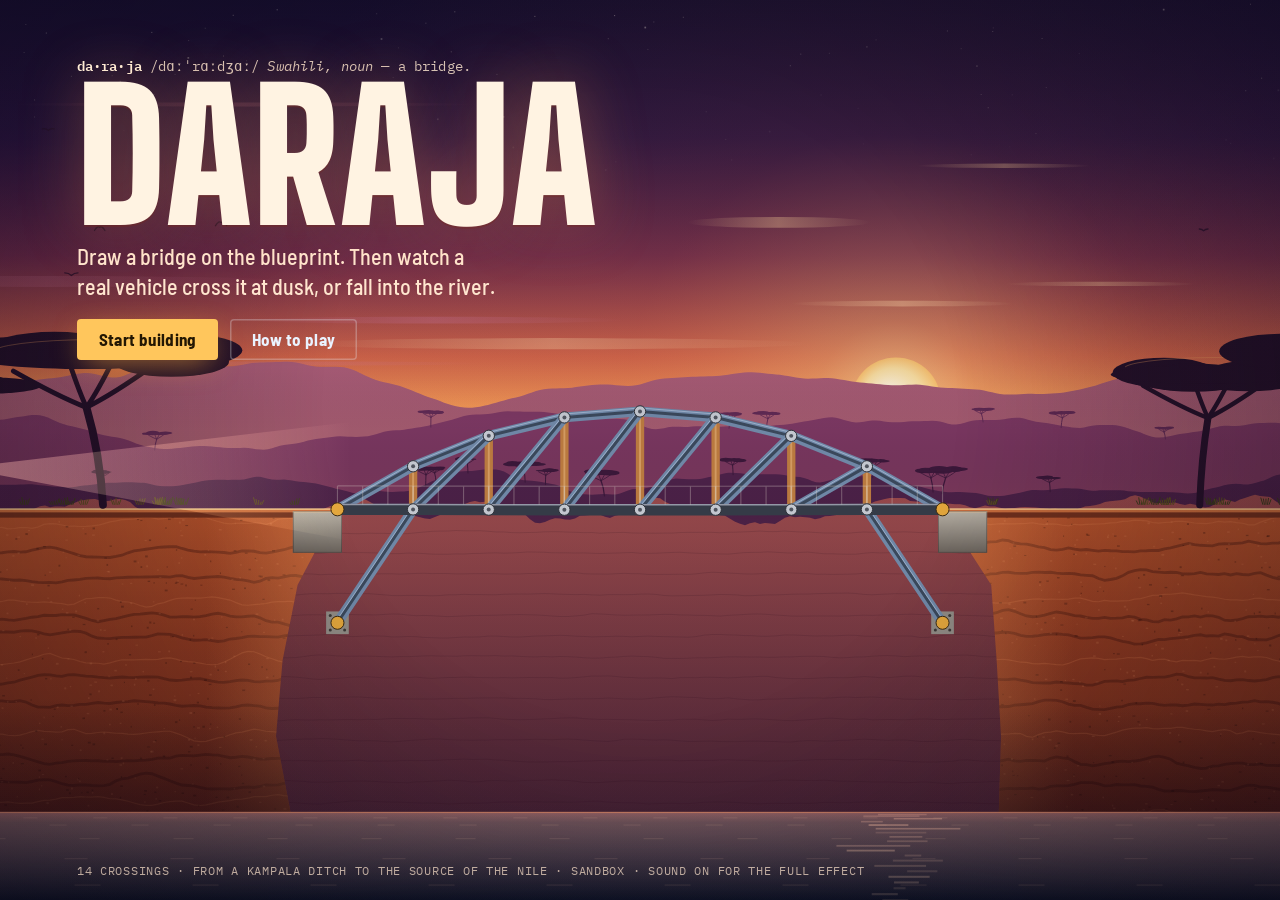
<file: index.html>
<!doctype html>
<html lang="en">
<head>
<meta charset="utf-8">
<meta name="viewport" content="width=device-width, initial-scale=1, viewport-fit=cover">
<title>Daraja</title>
<meta name="description" content="Daraja: build bridges across Uganda's rivers and gorges, then send the traffic over.">
<link rel="preconnect" href="https://fonts.googleapis.com">
<link rel="preconnect" href="https://fonts.gstatic.com" crossorigin>
<link rel="stylesheet" href="https://fonts.googleapis.com/css2?family=Big+Shoulders+Display:wght@500;700;900&family=Barlow+Semi+Condensed:wght@400;500;600;700&family=IBM+Plex+Mono:wght@400;500;600&display=swap">
<style>
/* Two committed looks: an engineering blueprint for building,
   and a golden-hour Ugandan gorge for testing. Result sheets are drawing paper. */
:root {
  --paper: #0d2a4d;        /* blueprint ground */
  --paper-deep: #081d38;
  --ink: #eaf3ff;          /* blueprint linework */
  --ink-dim: rgba(234, 243, 255, 0.62);
  --ink-faint: rgba(234, 243, 255, 0.28);
  --amber: #ffc65c;        /* anchors, primary action */
  --ember: #ff6a3d;        /* failure, stress */
  --dusk: #1b1230;         /* live-mode panels */
  --sheet: #f4efe4;        /* drawing paper */
  --sheet-ink: #1d2433;
  --stamp-ok: #1f7a4d;
  --stamp-bad: #c8322b;
  --f-display: "Big Shoulders Display", "Arial Narrow", "Roboto Condensed", Impact, sans-serif;
  --f-body: "Barlow Semi Condensed", "Segoe UI", "Helvetica Neue", Arial, sans-serif;
  --f-mono: "IBM Plex Mono", ui-monospace, "Cascadia Mono", Consolas, monospace;
  color-scheme: dark;
}
* { box-sizing: border-box; }
html, body { height: 100%; margin: 0; }
body {
  background: var(--paper); color: var(--ink);
  font: 500 15px/1.4 var(--f-body);
  overflow: hidden; -webkit-font-smoothing: antialiased;
  user-select: none; -webkit-user-select: none;
}
[hidden] { display: none !important; }
#world { position: fixed; inset: 0; width: 100%; height: 100%; display: block; touch-action: none; }
button { font: inherit; color: inherit; }
button:focus-visible { outline: 2px solid var(--amber); outline-offset: 2px; }
.num { font-variant-numeric: tabular-nums; }

/* ---------- buttons ---------- */
.btn {
  border: 0; cursor: pointer; border-radius: 4px;
  padding: 12px 22px; font: 700 17px/1 var(--f-body); letter-spacing: 0.02em;
  transition: transform .12s ease, background-color .15s ease, box-shadow .15s ease;
}
.btn:active { transform: translateY(1px); }
.btn-primary { background: var(--amber); color: #231703; box-shadow: 0 8px 30px -8px rgba(255, 170, 60, .7); }
.btn-primary:hover { background: #ffd47f; }
.btn-ghost { background: transparent; color: var(--ink); box-shadow: inset 0 0 0 1.5px var(--ink-faint); }
.btn-ghost:hover { box-shadow: inset 0 0 0 1.5px var(--ink); }
.btn-small { padding: 8px 12px; font-size: 15px; }
.btn-ink { background: var(--sheet-ink); color: var(--sheet); }
.btn-ink:hover { background: #2d3850; }
.btn-ink-ghost { background: transparent; color: var(--sheet-ink); box-shadow: inset 0 0 0 1.5px rgba(29, 36, 51, .35); }
.btn-ink-ghost:hover { box-shadow: inset 0 0 0 1.5px var(--sheet-ink); }
.icon-btn {
  width: 36px; height: 36px; border-radius: 4px; border: 0; cursor: pointer; flex: none;
  background: transparent; box-shadow: inset 0 0 0 1px var(--ink-faint);
  font: 600 18px/1 var(--f-mono);
}
.icon-btn:hover { box-shadow: inset 0 0 0 1px var(--ink); }
.icon-btn.off { opacity: .45; text-decoration: line-through; }

/* ---------- title ---------- */
.overlay { position: fixed; inset: 0; }
#title {
  display: flex; flex-direction: column; justify-content: space-between;
  padding: clamp(24px, 6vh, 72px) clamp(16px, 6vw, 96px) 20px;
  pointer-events: none;
  background: linear-gradient(180deg, rgba(20, 12, 40, .55) 0%, rgba(20, 12, 40, 0) 48%);
}
#title .title-inner { max-width: 760px; pointer-events: auto; }
.dict { margin: 0 0 6px; font: 400 14px/1.5 var(--f-mono); color: rgba(255, 236, 214, .82); letter-spacing: .01em; }
.dict-word { font-weight: 600; color: #fff1dc; }
.dict-pos { font-style: italic; }
#title h1 {
  margin: 0; font: 900 clamp(76px, min(14vw, 24vh), 210px)/.82 var(--f-display);
  text-transform: uppercase; letter-spacing: .01em; color: #fff3e2;
  text-shadow: 0 2px 0 rgba(120, 40, 30, .35), 0 0 60px rgba(255, 150, 80, .35);
  animation: rise .9s cubic-bezier(.2, .8, .2, 1) both;
}
.tagline { margin: 12px 0 18px; max-width: 46ch; font: 500 clamp(18px, 2.2vw, 22px)/1.35 var(--f-body); color: #ffe6cf; text-wrap: balance; }
.title-actions { display: flex; gap: 12px; flex-wrap: wrap; }
.title-foot { margin: 0; font: 400 12px/1.4 var(--f-mono); color: rgba(255, 230, 205, .7); letter-spacing: .06em; text-transform: uppercase; pointer-events: none; }
@keyframes rise { from { opacity: 0; transform: translateY(18px); letter-spacing: .08em; } }

/* ---------- level register (blueprint paper) ---------- */
#levels {
  overflow-y: auto; padding: clamp(18px, 4vh, 44px) clamp(16px, 5vw, 64px) 40px;
  background:
    linear-gradient(rgba(160, 205, 255, .07) 1px, transparent 1px) 0 0 / 24px 24px,
    linear-gradient(90deg, rgba(160, 205, 255, .07) 1px, transparent 1px) 0 0 / 24px 24px,
    radial-gradient(ellipse at 50% 30%, #15396a, var(--paper-deep) 75%);
}
.levels-head { display: flex; align-items: flex-end; gap: 20px; flex-wrap: wrap; margin: 0 auto 26px; max-width: 1180px; }
.levels-head > div { flex: 1; min-width: 220px; }
.eyebrow { margin: 0 0 4px; font: 500 12px/1.3 var(--f-mono); letter-spacing: .12em; text-transform: uppercase; color: var(--ink-dim); }
#levels h2 { margin: 0; font: 700 clamp(40px, 6vw, 64px)/.95 var(--f-display); text-transform: uppercase; letter-spacing: .01em; text-wrap: balance; }
.levels-sum { margin: 0; font: 500 13px/1.4 var(--f-mono); color: var(--ink-dim); }
.level-grid { max-width: 1180px; margin: 0 auto; }
.level-grid-inner { display: grid; grid-template-columns: repeat(auto-fill, minmax(260px, 1fr)); gap: 18px; }
.lvl {
  position: relative; text-align: left; cursor: pointer; padding: 0; border: 0;
  background: rgba(8, 26, 52, .7); box-shadow: inset 0 0 0 1px rgba(160, 205, 255, .3);
  border-radius: 3px; overflow: hidden; display: flex; flex-direction: column;
  transition: transform .15s ease, box-shadow .15s ease;
}
.lvl:hover:not(:disabled) { transform: translateY(-3px); box-shadow: inset 0 0 0 1.5px var(--amber), 0 18px 40px -20px rgba(0, 0, 0, .8); }
.lvl:disabled { cursor: not-allowed; }
.lvl:disabled .lvl-thumb, .lvl:disabled .lvl-meta { opacity: .38; }
.lvl-thumb { display: block; width: 100%; aspect-ratio: 16 / 9; border-bottom: 1px solid rgba(160, 205, 255, .3); }
.lvl-meta { display: grid; grid-template-columns: auto 1fr; border-top: 0; }
.lvl-meta > div { padding: 8px 10px; border-right: 1px solid rgba(160, 205, 255, .22); border-bottom: 1px solid rgba(160, 205, 255, .22); min-width: 0; }
.lvl-meta > div:nth-child(2n) { border-right: 0; }
.lvl-meta .k { display: block; font: 500 10px/1.2 var(--f-mono); letter-spacing: .1em; text-transform: uppercase; color: var(--ink-dim); }
.lvl-meta .v { display: block; font: 600 16px/1.2 var(--f-body); white-space: nowrap; overflow: hidden; text-overflow: ellipsis; }
.lvl-meta .v.code { font: 600 15px/1.2 var(--f-mono); }
.lvl-meta .full { grid-column: 1 / -1; border-right: 0; display: flex; justify-content: space-between; align-items: center; gap: 10px; border-bottom: 0; }
.lvl-stars { font-size: 17px; letter-spacing: 2px; color: var(--amber); }
.lvl-stars .e { color: rgba(234, 243, 255, .22); }
.lvl-stamp {
  position: absolute; top: 14px; right: 12px; transform: rotate(-8deg);
  font: 700 15px/1 var(--f-display); letter-spacing: .14em; text-transform: uppercase;
  padding: 5px 8px; border: 2px solid currentColor; border-radius: 3px; color: #7ff0b8; background: rgba(8, 26, 52, .55);
}
.lvl-stamp.pending { color: var(--ink-dim); }
.lvl-stamp.locked { color: rgba(234, 243, 255, .5); }

/* ---------- HUD ---------- */
#hud {
  position: fixed; top: 0; left: 0; right: 0; z-index: 5;
  display: flex; align-items: flex-start; justify-content: space-between; gap: 10px;
  padding: calc(10px + env(safe-area-inset-top, 0px)) 12px 0; pointer-events: none;
}
#hud > * { pointer-events: auto; }
.panel {
  background: rgba(8, 28, 56, .72); box-shadow: inset 0 0 0 1px rgba(160, 205, 255, .35);
  border-radius: 4px; backdrop-filter: blur(6px); -webkit-backdrop-filter: blur(6px);
}
.hud-left { display: flex; align-items: stretch; gap: 0; min-width: 0; }
.hud-left .icon-btn { height: auto; width: 40px; border-radius: 4px 0 0 4px; box-shadow: none; border-right: 1px solid rgba(160, 205, 255, .3); font-size: 22px; }
.tb { display: flex; min-width: 0; }
.tb-cell { display: flex; flex-direction: column; justify-content: center; padding: 6px 12px; border-right: 1px solid rgba(160, 205, 255, .25); min-width: 0; }
.tb-cell:last-child { border-right: 0; }
.tb-k { font: 500 10px/1.2 var(--f-mono); letter-spacing: .12em; text-transform: uppercase; color: var(--ink-dim); white-space: nowrap; }
.tb-code span:last-child { font: 600 15px/1.3 var(--f-mono); }
.tb-name span:last-child { font: 700 22px/1.05 var(--f-display); text-transform: uppercase; letter-spacing: .02em; white-space: nowrap; overflow: hidden; text-overflow: ellipsis; }
.tb-veh span:last-child { font: 600 15px/1.3 var(--f-body); white-space: nowrap; }
.hud-mode {
  align-self: center; font: 600 11px/1 var(--f-mono); letter-spacing: .3em; text-transform: uppercase;
  color: var(--ink-dim); padding: 6px 10px; border: 1px dashed var(--ink-faint); border-radius: 3px;
}
.hud-right { display: flex; align-items: center; gap: 10px; padding: 6px 8px 6px 12px; }
.budget { min-width: 190px; }
.budget-row { display: flex; align-items: baseline; gap: 8px; }
#hud-cost { font: 700 20px/1.1 var(--f-display); letter-spacing: .02em; }
.budget-of { font: 500 12px/1 var(--f-mono); color: var(--ink-dim); margin-left: auto; white-space: nowrap; }
.budget-bar { position: relative; height: 5px; margin-top: 5px; background: rgba(160, 205, 255, .18); border-radius: 3px; }
.budget-bar i { position: absolute; left: 0; top: 0; bottom: 0; width: 0; background: var(--amber); border-radius: 3px; transition: width .2s ease, background-color .2s; }
.budget-bar i.over { background: var(--ember); }
.budget-bar b { position: absolute; top: -3px; bottom: -3px; width: 1px; background: var(--ink-dim); }
.live-stats { display: none; gap: 14px; }
.live-stats > div { display: flex; flex-direction: column; }
.live-stats .num { font: 700 18px/1.1 var(--f-display); letter-spacing: .03em; }

/* ---------- toolbar ---------- */
#toolbar {
  position: fixed; left: 50%; bottom: calc(12px + env(safe-area-inset-bottom, 0px)); transform: translateX(-50%);
  z-index: 5; max-width: calc(100% - 24px); overflow-x: auto; padding: 6px;
  scrollbar-width: thin;
}
.tb-group { display: flex; align-items: stretch; gap: 4px; }
.tools-mat { display: flex; gap: 4px; }
.sep { width: 1px; background: rgba(160, 205, 255, .25); margin: 4px 4px; flex: none; }
.tool {
  position: relative; flex: none; display: flex; flex-direction: column; align-items: flex-start; justify-content: center; gap: 2px;
  min-width: 96px; padding: 7px 10px 7px; border: 0; border-radius: 3px; cursor: pointer; background: transparent; text-align: left;
  box-shadow: inset 0 0 0 1px transparent; transition: background-color .12s, box-shadow .12s;
}
.tool:hover { background: rgba(160, 205, 255, .08); }
.tool[aria-pressed="true"] { background: rgba(255, 198, 92, .12); box-shadow: inset 0 0 0 1.5px var(--amber); }
.tool:disabled { opacity: .35; cursor: default; }
.tool-sm { min-width: 0; }
.tool .sw { display: block; width: 100%; height: 7px; margin-bottom: 4px; border-radius: 1px; }
.tool .tool-name { font: 700 15px/1.1 var(--f-body); white-space: nowrap; }
.tool .k { font: 400 10.5px/1.2 var(--f-mono); color: var(--ink-dim); white-space: nowrap; }
.tool .hot { position: absolute; top: 6px; right: 7px; font: 600 10px/1 var(--f-mono); color: var(--ink-dim); }
.sw-road { background: linear-gradient(#eaf3ff, #eaf3ff) top / 100% 1.5px no-repeat, linear-gradient(#eaf3ff, #eaf3ff) bottom / 100% 1.5px no-repeat, rgba(234, 243, 255, .16); }
.sw-wood { background: #ffd79c; height: 3px !important; margin: 2px 0 6px !important; }
.sw-steel { background: #8fe3ff; box-shadow: inset 0 -2px 0 rgba(8, 28, 56, .7); }
.sw-cable { background: repeating-linear-gradient(90deg, #cdbbff 0 6px, transparent 6px 10px); height: 2px !important; margin: 3px 0 6px !important; }
.btn-go {
  flex: none; display: flex; flex-direction: column; align-items: center; justify-content: center; gap: 2px;
  min-width: 104px; padding: 8px 18px; background: var(--amber); color: #231703; border-radius: 3px;
  font: 900 24px/1 var(--f-display); text-transform: uppercase; letter-spacing: .06em;
}
.btn-go small { font: 500 10px/1 var(--f-mono); letter-spacing: .1em; opacity: .75; }
.btn-go:hover { background: #ffd47f; }
.legend { display: flex; align-items: center; padding: 0 10px; font: 500 11px/1 var(--f-mono); color: var(--ink-dim); gap: 8px; white-space: nowrap; }
.legend em { font-style: normal; }
.lg-heat, .lg-force { display: flex; align-items: center; gap: 6px; }
.lg-heat i { display: block; width: 70px; height: 6px; border-radius: 3px; background: linear-gradient(90deg, #8a8f99, #ffb347 55%, #ff3d1f); order: 1; }
.lg-heat em:nth-of-type(1) { order: 0; } .lg-heat em:nth-of-type(2) { display: none; } .lg-heat em:nth-of-type(3) { order: 2; }
.lg-force i { display: block; width: 18px; height: 4px; border-radius: 2px; }
.lg-force i.t { background: #ff5a4f; } .lg-force i.c { background: #4fa8ff; margin-left: 6px; }
.legend .lg-force { display: none; }
.legend.forces .lg-heat { display: none; }
.legend.forces .lg-force { display: flex; }

/* live mode: warm glass instead of blueprint panels */
body.live .panel { background: rgba(28, 16, 38, .62); box-shadow: inset 0 0 0 1px rgba(255, 200, 150, .22); }
body.live .tb-cell, body.live .hud-left .icon-btn { border-color: rgba(255, 200, 150, .18); }
body.live .hud-mode { color: #ffd9b0; border-color: rgba(255, 200, 150, .4); border-style: solid; background: rgba(28, 16, 38, .62); backdrop-filter: blur(6px); -webkit-backdrop-filter: blur(6px); }
body.live .hud-mode::before { content: ""; display: inline-block; width: 7px; height: 7px; border-radius: 50%; background: var(--ember); margin-right: 8px; vertical-align: 1px; animation: blink 1.2s infinite; }
body.live .live-stats { display: flex; }
body.live .budget { display: none; }
body.live .tool[aria-pressed="true"] { background: rgba(255, 180, 110, .14); box-shadow: inset 0 0 0 1.5px #ffb46e; }
@keyframes blink { 50% { opacity: .25; } }

/* ---------- result + help sheets ---------- */
.overlay-card { position: fixed; inset: 0; z-index: 10; display: grid; place-items: center; padding: 16px; background: rgba(12, 8, 24, .35); animation: fade .3s ease both; }
@keyframes fade { from { opacity: 0; } }
.sheet {
  position: relative; width: min(460px, 100%); max-height: calc(100% - 16px); overflow-y: auto;
  background: var(--sheet); color: var(--sheet-ink); border-radius: 3px; padding: 26px 26px 22px;
  box-shadow: 0 30px 80px -20px rgba(0, 0, 0, .7), inset 0 0 0 1px rgba(29, 36, 51, .12);
  background-image: linear-gradient(rgba(29, 36, 51, .045) 1px, transparent 1px), linear-gradient(90deg, rgba(29, 36, 51, .045) 1px, transparent 1px);
  background-size: 18px 18px;
  animation: sheetIn .45s cubic-bezier(.2, .9, .25, 1.1) both;
}
@keyframes sheetIn { from { transform: translateY(24px) rotate(-1.2deg); opacity: 0; } }
.sheet .eyebrow { color: rgba(29, 36, 51, .6); }
.sheet h3 { margin: 2px 0 6px; font: 900 56px/.9 var(--f-display); text-transform: uppercase; letter-spacing: .01em; }
.res-line { margin: 0 0 12px; font: 500 17px/1.35 var(--f-body); color: rgba(29, 36, 51, .8); max-width: 34ch; }
.res-row { display: flex; align-items: center; justify-content: space-between; gap: 12px; margin: 4px 0 14px; }
.res-row .stars { margin: 0; }
.stamp {
  position: relative; margin-right: 6px; transform: rotate(-7deg) scale(1);
  font: 900 22px/1 var(--f-display); letter-spacing: .16em; text-transform: uppercase;
  padding: 7px 10px 6px; border: 3px solid currentColor; border-radius: 4px; color: var(--stamp-ok);
  mix-blend-mode: multiply; opacity: .9; animation: stamp .5s .25s cubic-bezier(.3, 1.6, .5, 1) both;
}
.stamp.bad { color: var(--stamp-bad); }
.stamp.warn { color: #b7791f; }
@keyframes stamp { from { transform: rotate(-7deg) scale(2.2); opacity: 0; } }
.stars { display: flex; gap: 6px; margin: 4px 0 14px; font-size: 30px; line-height: 1; }
.stars span { color: rgba(29, 36, 51, .16); }
.stars span.on { color: #e09a1a; animation: pop .4s cubic-bezier(.3, 1.8, .5, 1) both; }
.stars span:nth-child(2) { animation-delay: .12s; } .stars span:nth-child(3) { animation-delay: .24s; }
@keyframes pop { from { transform: scale(0); } }
.res-stats { display: grid; grid-template-columns: auto 1fr; gap: 0; margin: 0 0 18px; border-top: 1.5px solid var(--sheet-ink); }
.res-stats dt, .res-stats dd { margin: 0; padding: 7px 0; border-bottom: 1px solid rgba(29, 36, 51, .18); }
.res-stats dt { font: 500 11px/1.6 var(--f-mono); letter-spacing: .1em; text-transform: uppercase; color: rgba(29, 36, 51, .65); padding-right: 16px; }
.res-stats dd { font: 600 15px/1.4 var(--f-body); text-align: right; font-variant-numeric: tabular-nums; }
.res-actions { display: flex; gap: 10px; justify-content: flex-end; flex-wrap: wrap; }
.sheet-help { width: min(560px, 100%); }
.sheet-help h3 { font-size: 44px; margin-bottom: 12px; }
.help-steps { margin: 0 0 14px; padding-left: 22px; font: 500 16px/1.4 var(--f-body); }
.help-steps li { margin-bottom: 6px; }
.help-mats { display: grid; grid-template-columns: repeat(auto-fill, minmax(230px, 1fr)); gap: 0; border-top: 1.5px solid var(--sheet-ink); margin-bottom: 12px; }
.help-mats div { padding: 7px 0; border-bottom: 1px solid rgba(29, 36, 51, .18); font: 500 14px/1.35 var(--f-body); }
.help-mats b { font: 700 13px/1 var(--f-mono); letter-spacing: .06em; text-transform: uppercase; margin-right: 6px; }
.help-note { margin: 0 0 12px; font: 500 14px/1.4 var(--f-body); color: rgba(29, 36, 51, .75); }
.help-keys { display: flex; flex-wrap: wrap; gap: 6px 14px; margin-bottom: 16px; font: 500 13px/1.8 var(--f-body); }
kbd { font: 600 11px/1 var(--f-mono); padding: 3px 5px; border-radius: 3px; background: rgba(29, 36, 51, .08); box-shadow: inset 0 -1px 0 rgba(29, 36, 51, .25); }

.sheet-sol { width: min(680px, 100%); }
.sheet-sol h3 { font-size: 48px; }
.sheet-sol .sol-intro { max-width: 56ch; }
.sol-grid { display: grid; grid-template-columns: repeat(auto-fit, minmax(240px, 1fr)); gap: 14px; margin: 4px 0 16px; }
.sol-card { display: flex; flex-direction: column; border: 1.5px solid var(--sheet-ink); border-radius: 3px; background: rgba(255, 255, 255, .45); min-width: 0; }
.sol-card canvas { display: block; width: 100%; aspect-ratio: 16 / 9; background: #0c2748; border-bottom: 1.5px solid var(--sheet-ink); }
.sol-body { padding: 10px 12px 12px; display: flex; flex-direction: column; gap: 6px; flex: 1; }
.sol-name { display: flex; justify-content: space-between; align-items: baseline; gap: 8px; }
.sol-name b { font: 900 26px/1 var(--f-display); text-transform: uppercase; letter-spacing: .02em; }
.sol-name span { color: #e09a1a; font-size: 18px; letter-spacing: 2px; white-space: nowrap; }
.sol-desc { margin: 0; font: 500 14px/1.35 var(--f-body); color: rgba(29, 36, 51, .75); }
.sol-facts { display: flex; flex-wrap: wrap; gap: 4px 12px; font: 500 12px/1.5 var(--f-mono); color: rgba(29, 36, 51, .8); }
.sol-card .btn { margin-top: auto; align-self: flex-start; padding: 10px 16px; font-size: 15px; }

.levels-tools { display: flex; align-items: center; gap: 8px; flex-wrap: wrap; }
.levels-tools .levels-sum { margin-right: 6px; }
.chapter-head { max-width: 1180px; margin: 30px auto 12px; display: flex; align-items: baseline; gap: 14px; flex-wrap: wrap; border-bottom: 1px solid rgba(160, 205, 255, .3); padding-bottom: 8px; }
.chapter-head:first-of-type { margin-top: 0; }
.chapter-head h3 { margin: 0; font: 700 28px/1 var(--f-display); text-transform: uppercase; letter-spacing: .03em; }
.chapter-head p { margin: 0; font: 500 14px/1.3 var(--f-body); color: var(--ink-dim); }
.chapter-head .num { font: 600 12px/1 var(--f-mono); color: var(--amber); letter-spacing: .12em; }
.lvl-new { position: absolute; top: 14px; left: 12px; font: 700 11px/1 var(--f-mono); letter-spacing: .12em; text-transform: uppercase; padding: 4px 6px; background: var(--amber); color: #231703; border-radius: 2px; }
.tool-hint .tool-name::before { content: ""; display: inline-block; width: 8px; height: 8px; border-radius: 50%; background: var(--amber); margin-right: 6px; vertical-align: 1px; box-shadow: 0 0 8px var(--amber); }
.pulse { animation: pulse 1.4s ease-in-out infinite; }
@keyframes pulse { 50% { box-shadow: 0 0 0 6px rgba(255, 198, 92, .35), 0 0 30px rgba(255, 198, 92, .6); } }
.res-notes { margin: 0 0 14px; padding: 10px 12px 4px; background: rgba(255, 198, 92, .16); border-left: 3px solid #e09a1a; }
.res-notes ul { margin: 4px 0 6px; padding-left: 18px; font: 500 15px/1.4 var(--f-body); }
.res-notes li { margin-bottom: 6px; }
.res-share { display: flex; gap: 16px; flex-wrap: wrap; margin: -6px 0 14px; }
.linkish { border: 0; background: none; padding: 0; cursor: pointer; font: 600 14px/1.4 var(--f-body); color: var(--sheet-ink); text-decoration: underline; text-underline-offset: 3px; text-decoration-color: rgba(29, 36, 51, .35); }
.linkish:hover { text-decoration-color: var(--sheet-ink); }
.sheet-hint { width: min(520px, 100%); }
.hint-steps { list-style: none; counter-reset: h; margin: 6px 0 16px; padding: 0; }
.hint-steps li { counter-increment: h; position: relative; padding: 10px 0 12px 40px; border-top: 1px solid rgba(29, 36, 51, .18); }
.hint-steps li::before { content: counter(h); position: absolute; left: 0; top: 10px; width: 26px; height: 26px; border-radius: 50%; background: var(--sheet-ink); color: var(--sheet); font: 700 14px/26px var(--f-mono); text-align: center; }
.hint-steps b { font: 700 18px/1.2 var(--f-body); }
.hint-steps p { margin: 4px 0 8px; font: 500 15px/1.4 var(--f-body); color: rgba(29, 36, 51, .8); }
.sheet-wide { width: min(820px, 100%); }
.notes-grid { display: grid; grid-template-columns: repeat(auto-fill, minmax(240px, 1fr)); gap: 14px; margin: 10px 0 18px; }
.note { border: 1.5px solid var(--sheet-ink); border-radius: 3px; background: rgba(255, 255, 255, .5); display: flex; flex-direction: column; min-width: 0; }
.note svg { display: block; width: 100%; height: auto; background: #0c2748; border-bottom: 1.5px solid var(--sheet-ink); }
.note div { padding: 10px 12px 12px; }
.note h4 { margin: 0 0 4px; font: 900 22px/1 var(--f-display); text-transform: uppercase; letter-spacing: .02em; }
.note p { margin: 0; font: 500 14px/1.45 var(--f-body); color: rgba(29, 36, 51, .85); }
.note.locked { opacity: .5; border-style: dashed; }
.note.locked svg { filter: grayscale(1) brightness(.6); }
.badge-grid { display: grid; grid-template-columns: repeat(auto-fill, minmax(220px, 1fr)); gap: 10px; margin: 10px 0 18px; }
.badge { display: flex; gap: 10px; align-items: center; padding: 10px; border: 1.5px solid var(--sheet-ink); border-radius: 3px; background: rgba(255, 255, 255, .5); }
.badge i { flex: none; width: 42px; height: 42px; border-radius: 50%; display: grid; place-items: center; font: 900 18px/1 var(--f-display); font-style: normal; background: #e09a1a; color: #fff8e6; box-shadow: inset 0 0 0 3px rgba(255, 255, 255, .5), 0 2px 0 rgba(0, 0, 0, .2); }
.badge b { display: block; font: 700 15px/1.2 var(--f-body); }
.badge span { display: block; font: 500 13px/1.3 var(--f-body); color: rgba(29, 36, 51, .7); }
.badge.locked { opacity: .45; border-style: dashed; }
.badge.locked i { background: rgba(29, 36, 51, .3); }
.sheet-sandbox { width: min(480px, 100%); }
.sb-form { display: grid; grid-template-columns: 1fr; gap: 4px; margin: 6px 0 18px; }
.sb-form label { display: flex; justify-content: space-between; font: 600 14px/1.3 var(--f-body); margin-top: 8px; }
.sb-form output { font: 600 13px/1.3 var(--f-mono); }
.sb-form input[type=range] { width: 100%; accent-color: var(--sheet-ink); }
.sb-form select { font: 500 15px/1.3 var(--f-body); padding: 7px 8px; border: 1.5px solid var(--sheet-ink); border-radius: 3px; background: #fffdf7; color: var(--sheet-ink); color-scheme: light; }
.sb-check { justify-content: flex-start !important; gap: 8px; align-items: center; }
.confetti-flash { position: fixed; inset: 0; pointer-events: none; z-index: 9; background: radial-gradient(circle at 50% 40%, rgba(255, 220, 120, .35), transparent 60%); animation: fade .6s ease reverse both; }

#toast {
  position: fixed; left: 50%; top: 84px; transform: translate(-50%, -8px); z-index: 20; opacity: 0; pointer-events: none;
  padding: 9px 14px; border-radius: 3px; background: var(--sheet); color: var(--sheet-ink);
  font: 600 14px/1.3 var(--f-body); box-shadow: 0 10px 30px -10px rgba(0, 0, 0, .6); transition: opacity .2s, transform .2s;
  max-width: calc(100% - 32px); text-align: center;
}
#toast.show { opacity: 1; transform: translate(-50%, 0); }

@media (max-width: 860px) {
  .tb-veh, .hud-mode { display: none; }
  .tb-name span:last-child { font-size: 18px; }
  .budget { min-width: 140px; }
  #hud-cost { font-size: 17px; }
  .tool { min-width: 78px; }
  .legend { display: none; }
}
@media (max-width: 1100px), (max-height: 520px) {
  .tool .k { display: none; }
  .tool { min-width: 0; padding: 6px 10px; }
  .tool .sw { width: 44px; }
  .tool .hot { display: none; }
  #tools-build .btn-go { position: sticky; right: 0; min-width: 84px; box-shadow: -12px 0 14px rgba(8, 28, 56, .85); }
  .btn-go { font-size: 20px; padding: 6px 14px; }
}
@media (max-height: 520px) {
  #hud { padding-top: calc(6px + env(safe-area-inset-top, 0px)); }
  .tb-cell { padding: 3px 10px; }
  .tb-name span:last-child { font-size: 17px; }
  #toolbar { bottom: calc(6px + env(safe-area-inset-bottom, 0px)); padding: 4px; }
}
.live-stats .num { white-space: nowrap; }
@media (max-width: 560px) {
  .tb-code { display: none; }
  .budget-of { display: none; }
  .hud-right { gap: 6px; padding-left: 8px; }
  #btn-help { display: none; }
  .sheet h3 { font-size: 44px; }
  .stamp { font-size: 17px; }
}
@media (prefers-reduced-motion: reduce) {
  *, *::before, *::after { animation-duration: .01ms !important; transition-duration: .01ms !important; }
}

</style>
</head>
<body class="screen-title">
<canvas id="world" aria-label="Bridge building area"></canvas>

<!-- Title screen -->
<section id="title" class="overlay" aria-labelledby="title-word">
  <div class="title-inner">
    <p class="dict"><span class="dict-word">da·ra·ja</span> <span class="dict-ipa">/dɑːˈrɑːdʒɑː/</span> <span class="dict-pos">Swahili, noun</span> — a bridge.</p>
    <h1 id="title-word">Daraja</h1>
    <p class="tagline">Draw a bridge on the blueprint. Then watch a real vehicle cross it at dusk, or fall into the river.</p>
    <div class="title-actions">
      <button id="btn-continue" class="btn btn-primary" hidden>Continue</button>
      <button id="btn-start" class="btn btn-primary">Start building</button>
      <button id="btn-help-title" class="btn btn-ghost">How to play</button>
    </div>
  </div>
  <p class="title-foot">14 crossings · from a Kampala ditch to the Source of the Nile · sandbox · sound on for the full effect</p>
</section>

<!-- Level register -->
<section id="levels" class="overlay" aria-labelledby="levels-h" hidden>
  <header class="levels-head">
    <button id="btn-levels-back" class="btn btn-ghost btn-small" aria-label="Back to title">‹ Title</button>
    <div>
      <p class="eyebrow">Daraja Bridge Works · Drawing register</p>
      <h2 id="levels-h">Choose a crossing</h2>
    </div>
    <div class="levels-tools">
      <p class="levels-sum" id="levels-sum"></p>
      <button class="btn btn-ghost btn-small" id="btn-notes">Field notes <span id="notes-count"></span></button>
      <button class="btn btn-ghost btn-small" id="btn-badges">Badges <span id="badges-count"></span></button>
      <button class="btn btn-primary btn-small" id="btn-sandbox">Sandbox</button>
    </div>
  </header>
  <div id="level-grid" class="level-grid"></div>
</section>

<!-- In-game HUD -->
<header id="hud" hidden>
  <div class="hud-left panel">
    <button id="btn-back" class="icon-btn" aria-label="Back to the drawing register" title="Levels (Esc)">‹</button>
    <div class="tb">
      <div class="tb-cell tb-code"><span class="tb-k">DRG</span><span id="hud-code">DJ-01</span></div>
      <div class="tb-cell tb-name"><span class="tb-k" id="hud-place">Kampala</span><span id="hud-name">Nakivubo Channel</span></div>
      <div class="tb-cell tb-veh"><span class="tb-k">Design vehicle</span><span id="hud-veh">Saloon car 1.2 t</span></div>
    </div>
  </div>
  <div class="hud-mode" id="hud-mode">Blueprint</div>
  <div class="hud-right panel">
    <div class="budget">
      <div class="budget-row"><span class="tb-k">Cost</span><span id="hud-cost" class="num">UGX 0</span><span class="budget-of">of <span id="hud-budget" class="num">6.50M</span></span></div>
      <div class="budget-bar" aria-hidden="true"><i id="hud-bar"></i><b style="left:70%"></b><b style="left:85%"></b></div>
    </div>
    <div class="live-stats" id="live-stats">
      <div><span class="tb-k">Time</span><span id="hud-time" class="num">0.0 s</span></div>
      <div><span class="tb-k">Peak stress</span><span id="hud-peak" class="num">0%</span></div>
    </div>
    <button id="btn-mute" class="icon-btn" aria-label="Mute sound" title="Sound (M)">♪</button>
    <button id="btn-help" class="icon-btn" aria-label="How to play" title="Help (H)">?</button>
  </div>
</header>

<!-- Toolbars -->
<nav id="toolbar" class="panel" hidden>
  <div class="tb-group" id="tools-build">
    <div class="tools-mat" id="tools-mat"></div>
    <span class="sep"></span>
    <button class="tool tool-sm" id="tool-move" data-tool="move" aria-pressed="false"><span class="tool-name">Move</span><span class="k">G · joints</span></button>
    <button class="tool tool-sm" id="tool-erase" data-tool="erase" aria-pressed="false"><span class="tool-name">Erase</span><span class="k">E · right-click</span></button>
    <button class="tool tool-sm" id="btn-mirror" aria-pressed="false"><span class="tool-name">Mirror</span><span class="k">X · draw both sides</span></button>
    <span class="sep"></span>
    <button class="tool tool-sm" id="btn-undo"><span class="tool-name">Undo</span><span class="k">Ctrl Z</span></button>
    <button class="tool tool-sm" id="btn-redo"><span class="tool-name">Redo</span><span class="k">Ctrl Y</span></button>
    <button class="tool tool-sm" id="btn-clear"><span class="tool-name">Clear</span><span class="k">all</span></button>
    <span class="sep"></span>
    <button class="tool tool-sm tool-hint" id="btn-hint"><span class="tool-name">Hint</span><span class="k">H · tip, sketch, solution</span></button>
    <span class="sep"></span>
    <button class="btn btn-go" id="btn-test"><span>Test</span><small>Space</small></button>
  </div>
  <div class="tb-group" id="tools-live" hidden>
    <button class="btn btn-go btn-stop" id="btn-stop"><span>Edit</span><small>Space</small></button>
    <button class="tool tool-sm" id="btn-slow" aria-pressed="false"><span class="tool-name">Slow motion</span><span class="k">S</span></button>
    <button class="tool tool-sm" id="btn-forces" aria-pressed="false"><span class="tool-name">Forces</span><span class="k">F</span></button>
    <button class="tool tool-sm" id="btn-restart"><span class="tool-name">Replay</span><span class="k">R</span></button>
    <div class="legend" id="legend" aria-hidden="true">
      <span class="lg-heat"><i></i><em>0%</em><em>stress</em><em>100%</em></span>
      <span class="lg-force"><i class="t"></i><em>tension</em><i class="c"></i><em>compression</em></span>
    </div>
  </div>
</nav>

<!-- Result card -->
<section id="result" class="overlay-card" hidden aria-live="polite">
  <div class="sheet">
    <p class="eyebrow" id="res-eyebrow">DJ-01 · Test report</p>
    <h3 id="res-title">Crossed.</h3>
    <p class="res-line" id="res-line"></p>
    <div class="res-row"><div class="stars" id="res-stars" aria-label="Stars"></div><div class="stamp" id="res-stamp">Approved</div></div>
    <div class="res-notes" id="res-notes" hidden><p class="eyebrow">Site engineer's notes</p><ul id="res-notes-list"></ul></div>
    <dl class="res-stats" id="res-stats"></dl>
    <div class="res-share" id="res-share">
      <button class="linkish" id="res-postcard">Save a postcard</button>
      <button class="linkish" id="res-link">Copy a challenge link</button>
    </div>
    <div class="res-actions">
      <button class="btn btn-ink-ghost" id="res-solve" hidden>See solutions</button>
      <button class="btn btn-ink-ghost" id="res-edit">Refine design</button>
      <button class="btn btn-ink" id="res-next">Next crossing ›</button>
    </div>
  </div>
</section>

<!-- Engineer's solutions -->
<section id="solutions" class="overlay-card" hidden role="dialog" aria-modal="true" aria-labelledby="sol-h">
  <div class="sheet sheet-sol">
    <p class="eyebrow" id="sol-eyebrow">DJ-01 · Engineer's solutions</p>
    <h3 id="sol-h">Solutions</h3>
    <p class="res-line sol-intro">Found by searching thousands of bridges with the game's own physics. Load one into your drawing, test it, then try to beat it. Ctrl+Z brings your own design back.</p>
    <div class="sol-grid" id="sol-grid"></div>
    <div class="res-actions"><button class="btn btn-ink-ghost" id="sol-close">Keep trying myself</button></div>
  </div>
</section>

<!-- Hints -->
<section id="hint" class="overlay-card" hidden role="dialog" aria-modal="true" aria-labelledby="hint-h">
  <div class="sheet sheet-hint">
    <p class="eyebrow" id="hint-eyebrow">AP-01 · Hints</p>
    <h3 id="hint-h">Need a hand?</h3>
    <ol class="hint-steps">
      <li><b>Tip</b><p id="hint-tip"></p></li>
      <li><b>Engineer's sketch</b><p>Faint lines of a working bridge appear on your drawing. Trace over them in your own materials.</p><button class="btn btn-ink-ghost btn-small" id="hint-sketch">Show the sketch</button></li>
      <li><b>Full solution</b><p>Load a finished design and see how it was done.</p><button class="btn btn-ink-ghost btn-small" id="hint-solve">See solutions</button></li>
    </ol>
    <div class="res-actions"><button class="btn btn-ink" id="hint-close">Back to the drawing</button></div>
  </div>
</section>

<!-- Field notes -->
<section id="notes" class="overlay-card" hidden role="dialog" aria-modal="true" aria-labelledby="notes-h">
  <div class="sheet sheet-wide">
    <p class="eyebrow">Daraja Bridge Works · Engineering handbook</p>
    <h3 id="notes-h">Field notes</h3>
    <div class="notes-grid" id="notes-grid"></div>
    <div class="res-actions"><button class="btn btn-ink" id="notes-close">Close</button></div>
  </div>
</section>

<!-- Badges -->
<section id="badges" class="overlay-card" hidden role="dialog" aria-modal="true" aria-labelledby="badges-h">
  <div class="sheet sheet-wide">
    <p class="eyebrow">Daraja Bridge Works · Commendations</p>
    <h3 id="badges-h">Badges</h3>
    <div class="badge-grid" id="badge-grid"></div>
    <div class="res-actions"><button class="btn btn-ink" id="badges-close">Close</button></div>
  </div>
</section>

<!-- Sandbox -->
<section id="sandbox" class="overlay-card" hidden role="dialog" aria-modal="true" aria-labelledby="sandbox-h">
  <div class="sheet sheet-sandbox">
    <p class="eyebrow">Daraja Bridge Works · Your own site</p>
    <h3 id="sandbox-h">Sandbox</h3>
    <p class="res-line">No budget, no rules. Set up any gorge and build whatever you like.</p>
    <form id="sb-form" class="sb-form">
      <label for="sb-gap">Span <output id="sb-gap-out">20 m</output></label>
      <input type="range" id="sb-gap" min="6" max="60" step="1" value="20">
      <label for="sb-hr">Far bank height <output id="sb-hr-out">0 m</output></label>
      <input type="range" id="sb-hr" min="-3" max="4" step="0.5" value="0">
      <label for="sb-piers">River piers <output id="sb-piers-out">0</output></label>
      <input type="range" id="sb-piers" min="0" max="3" step="1" value="0">
      <label for="sb-towers" class="sb-check"><input type="checkbox" id="sb-towers"> Rock towers for cables</label>
      <label for="sb-vehicle">Vehicle</label>
      <select id="sb-vehicle">
        <option value="boda">Boda boda · 0.26 t</option>
        <option value="car">Saloon car · 1.2 t</option>
        <option value="van">Delivery van · 2.4 t</option>
        <option value="matatu" selected>Matatu · 3.2 t</option>
        <option value="truck">Murram tipper · 6 t</option>
      </select>
      <label for="sb-mood">Time of day</label>
      <select id="sb-mood">
        <option value="dawn">Dawn</option>
        <option value="noon">Noon</option>
        <option value="dusk" selected>Dusk</option>
        <option value="night">Night</option>
      </select>
    </form>
    <div class="res-actions"><button class="btn btn-ink-ghost" id="sb-close">Cancel</button><button class="btn btn-ink" id="sb-go">Start building</button></div>
  </div>
</section>

<!-- Help -->
<section id="help" class="overlay-card" hidden role="dialog" aria-modal="true" aria-labelledby="help-h">
  <div class="sheet sheet-help">
    <p class="eyebrow">Site induction</p>
    <h3 id="help-h">How to build a bridge</h3>
    <ol class="help-steps">
      <li><b>Drag from an anchor</b> (the amber pins on the banks) or from any joint to draw a member. Members snap to a 0.5 m grid.</li>
      <li><b>Lay a road deck</b> from bank to bank. Only road carries wheels.</li>
      <li><b>Brace it with triangles.</b> A deck on its own sags and snaps.</li>
      <li><b>Test it.</b> The vehicle drives across. Members glow hot as they near failure, then break.</li>
    </ol>
    <div class="help-mats" id="help-mats"></div>
    <p class="help-note">Engineering truths in the game: long members in compression buckle (capacity falls with 1/L²). Cables only pull. Forces view shows tension in red and compression in blue.</p>
    <div class="help-keys">
      <span><kbd>1</kbd>–<kbd>4</kbd> material</span><span><kbd>G</kbd> move joints</span><span><kbd>E</kbd> erase</span><span><kbd>X</kbd> mirror</span><span><kbd>Ctrl</kbd>+<kbd>Z</kbd> undo</span>
      <span><kbd>H</kbd> hint</span><span><kbd>Space</kbd> test / edit</span><span><kbd>S</kbd> slow-mo</span><span><kbd>F</kbd> forces</span><span><kbd>M</kbd> sound</span><span><kbd>?</kbd> this page</span>
    </div>
    <div class="res-actions"><button class="btn btn-ink" id="help-close">Got it</button></div>
  </div>
</section>

<div id="toast" role="status" aria-live="polite"></div>

<script>
/*ENGINE-START*/
// ---------------------------------------------------------------------------
// Daraja physics: XPBD ("small steps") truss + rigid vehicle + wheel contact.
// Units: metres, kilograms, seconds, newtons. y is up.
// ---------------------------------------------------------------------------
const G = 9.81;

const MATERIALS = {
  road:  { key: 'road',  name: 'Road deck', short: 'Road',   cost: 190, maxLen: 2.5, EA: 2.2e7, kgPerM: 100, tension: 95e3,  comp: 95e3,  B: 320e3 },
  wood:  { key: 'wood',  name: 'Timber',    short: 'Timber', cost: 110, maxLen: 3.0, EA: 1.2e7, kgPerM: 32,  tension: 70e3,  comp: 70e3,  B: 230e3 },
  steel: { key: 'steel', name: 'Steel',     short: 'Steel',  cost: 300, maxLen: 4.5, EA: 4.0e7, kgPerM: 60,  tension: 220e3, comp: 220e3, B: 950e3 },
  cable: { key: 'cable', name: 'Cable',     short: 'Cable',  cost: 150, maxLen: 12,  EA: 2.6e7, kgPerM: 10,  tension: 170e3, comp: 0,     B: 0 },
};

// Compression capacity: the lesser of crushing and Euler-style buckling B/L².
function compCapacity(mat, L) {
  if (mat.comp === 0) return 0;
  return Math.min(mat.comp, mat.B / (L * L));
}

const VEHICLES = {
  car:    { key: 'car',    name: 'Saloon car',        mass: 1200, wheels: [0, 2.5],        r: 0.34, speed: 5.5, height: 1.25, rear: 0.8, front: 0.8, accel: 5.0 },
  van:    { key: 'van',    name: 'Delivery van',      mass: 2400, wheels: [0, 3.0],        r: 0.38, speed: 5.0, height: 2.0,  rear: 0.7, front: 0.8, accel: 4.5 },
  matatu: { key: 'matatu', name: 'Matatu',            mass: 3200, wheels: [0, 2.9],        r: 0.37, speed: 5.5, height: 2.0,  rear: 0.9, front: 0.7, accel: 4.5 },
  boda:   { key: 'boda',   name: 'Boda boda',         mass: 260,  wheels: [0, 1.35],       r: 0.3,  speed: 5.0, height: 1.55, rear: 0.45, front: 0.35, accel: 4.5 },
  truck:  { key: 'truck',  name: 'Murram tipper',     mass: 6000, wheels: [0, 1.3, 4.6],   r: 0.5,  speed: 4.0, height: 2.6,  rear: 0.9, front: 1.2, accel: 3.5 },
};

function mulberry32(seed) {
  return function () {
    seed |= 0; seed = seed + 0x6D2B79F5 | 0;
    let t = Math.imul(seed ^ seed >>> 15, 1 | seed);
    t = t + Math.imul(t ^ t >>> 7, 61 | t) ^ t;
    return ((t ^ t >>> 14) >>> 0) / 4294967296;
  };
}

// Terrain polygons for a level (world coords). Collision uses every edge.
function buildTerrain(level) {
  const rnd = mulberry32(level.seed || 7);
  const wy = level.waterY, bottom = wy - 6;
  const polys = [];
  // left bank: top surface, then a jagged cliff face down to the water
  const face = (x0, y0, dir) => {
    const pts = [];
    let x = x0, y = y0;
    const steps = 7;
    for (let i = 1; i <= steps; i++) {
      y = y0 + (bottom - y0) * (i / steps);
      x = x0 - dir * (0.2 + rnd() * 0.9 + i * 0.25);
      pts.push([x, y]);
    }
    return pts;
  };
  const L = [[-80, 0], [0, 0], ...face(0, 0, 1), [-80, bottom]];
  const hR = level.hR || 0;
  const R = [[level.gap, hR], [level.gap + 80, hR], [level.gap + 80, bottom], ...face(level.gap, hR, -1).reverse()];
  polys.push({ kind: 'bank', pts: L });
  polys.push({ kind: 'bank', pts: R });
  for (const p of level.pillars || []) {
    const w = p.w || 1.6;
    const pts = [[p.x - w / 2, p.y], [p.x + w / 2, p.y]];
    const n = 5;
    for (let i = 1; i <= n; i++) pts.push([p.x + w / 2 + i * 0.35 + rnd() * 0.4, p.y + (bottom - p.y) * i / n]);
    for (let i = n; i >= 1; i--) pts.push([p.x - w / 2 - i * 0.35 - rnd() * 0.4, p.y + (bottom - p.y) * i / n]);
    polys.push({ kind: 'pillar', pts });
  }
  for (const s of level.spires || []) {
    const w = s.w || 2.2, base = s.base != null ? s.base : 0;
    const pts = [[s.x - w * 0.9, base], [s.x - w * 0.35, s.y - 0.4], [s.x - 0.25, s.y], [s.x + 0.3, s.y - 0.2], [s.x + w * 0.4, s.y - 1.2], [s.x + w * 0.9, base]];
    polys.push({ kind: 'spire', pts });
  }
  const segs = [];
  for (const p of polys) {
    if (p.kind === 'spire') continue; // towers stand beside the road, not on it
    const n = p.pts.length;
    for (let i = 0; i < n; i++) {
      const a = p.pts[i], b = p.pts[(i + 1) % n];
      segs.push([a[0], a[1], b[0], b[1]]);
    }
  }
  return { polys, segs };
}

// Build a simulation from a level and a design.
// design: { nodes: [[x,y],...] (free joints), members: [[i,j,mat],...] }
// Node index i < anchors.length refers to level.anchors[i]; others to design nodes.
function createSim(level, design, opts = {}) {
  const P = [];
  const addP = (x, y, mass, fixed) => {
    const p = { x, y, px: x, py: y, vx: 0, vy: 0, m: mass, w: fixed ? 0 : 1 / mass, fixed: !!fixed };
    P.push(p); return P.length - 1;
  };
  const nA = level.anchors.length;
  const allNodes = level.anchors.map(a => [a[0], a[1], true]).concat(design.nodes.map(n => [n[0], n[1], false]));
  const nodeMass = new Array(allNodes.length).fill(0);
  for (const [i, j, mk] of design.members) {
    const a = allNodes[i], b = allNodes[j];
    const L = Math.hypot(b[0] - a[0], b[1] - a[1]);
    const m = MATERIALS[mk].kgPerM * L;
    nodeMass[i] += m / 2; nodeMass[j] += m / 2;
  }
  allNodes.forEach((n, k) => addP(n[0], n[1], Math.max(8, nodeMass[k]), n[2]));
  const members = design.members.map(([i, j, mk], id) => {
    const mat = MATERIALS[mk];
    const a = P[i], b = P[j];
    const L0 = Math.hypot(b.x - a.x, b.y - a.y);
    return {
      id, a: i, b: j, mat: mk, L0, alpha: L0 / mat.EA,
      force: 0, ff: 0, util: 0, peak: 0, broken: false, stub: false,
      capT: mat.tension, capC: compCapacity(mat, L0),
    };
  });

  // vehicle: wheels on the chassis line + two roof corners, all rigidly tied
  const V = VEHICLES[level.vehicle];
  const startX = vehicleStartX(level);
  const wheels = [], body = [];
  const xs = V.wheels;
  const wheelMass = V.mass * 0.72 / xs.length;
  for (const dx of xs) wheels.push(addP(startX + dx, V.r + 0.02, wheelMass, false));
  const x0 = xs[0] - V.rear, x1 = xs[xs.length - 1] + V.front;
  body.push(addP(startX + x0, V.height, V.mass * 0.14, false));
  body.push(addP(startX + x1, V.height, V.mass * 0.14, false));
  const vparts = wheels.concat(body);
  const rigid = [];
  // wheel-to-wheel links are rigid; wheel-to-body links are suspension springs (~1.6 Hz)
  const kSusp = V.mass * Math.pow(2 * Math.PI * 1.6, 2) / (2 * xs.length);
  for (let i = 0; i < vparts.length; i++) for (let j = i + 1; j < vparts.length; j++) {
    const a = P[vparts[i]], b = P[vparts[j]];
    const susp = i < xs.length && j >= xs.length;
    rigid.push({ a: vparts[i], b: vparts[j], L0: Math.hypot(b.x - a.x, b.y - a.y), alpha: susp ? 1 / kSusp : 0, damp: susp ? 14 : 0 });
  }
  const terrain = buildTerrain(level);
  return {
    level, P, members, nA, terrain,
    veh: { def: V, wheels, body, rigid, contact: wheels.map(() => false), roll: wheels.map(() => 0), startX },
    t: 0, state: 'running', result: null, stuckT: 0, events: [], firstBreak: null, breaks: 0,
    substeps: opts.substeps || 40, finishX: level.gap + (level.finishPad || 5),
    maxX: startX,
  };
}

// Rear-wheel start position: parked just short of the first abutment.
function vehicleStartX(level) {
  if (level.startX != null) return level.startX;
  const V = VEHICLES[level.vehicle];
  return -(V.wheels[V.wheels.length - 1] + V.front) - 1.2;
}

function closestOnSeg(px, py, ax, ay, bx, by) {
  const dx = bx - ax, dy = by - ay;
  const L2 = dx * dx + dy * dy;
  let t = L2 > 0 ? ((px - ax) * dx + (py - ay) * dy) / L2 : 0;
  t = t < 0 ? 0 : t > 1 ? 1 : t;
  return [ax + dx * t, ay + dy * t, t];
}

function substep(sim, h) {
  const P = sim.P;
  const gs = Math.min(1, sim.t / 0.7);           // ramp gravity in: no dynamic kick at t=0
  const g = -G * gs;
  const damp = Math.exp(-0.25 * h), wet = Math.exp(-2.8 * h), wy = sim.level.waterY;
  for (const p of P) {
    if (p.w === 0) continue;
    p.vy += g * h;
    p.vx *= damp; p.vy *= damp;
    if (p.y < wy) { p.vx *= wet; p.vy = p.vy * wet + G * 0.75 * h; } // water: drag and buoyancy
    p.px = p.x; p.py = p.y;
    p.x += p.vx * h; p.y += p.vy * h;
  }
  const ih2 = 1 / (h * h);
  // truss members
  for (const m of sim.members) {
    if (m.broken) continue;
    const a = P[m.a], b = P[m.b];
    const dx = b.x - a.x, dy = b.y - a.y;
    const d = Math.sqrt(dx * dx + dy * dy);
    if (d < 1e-9) continue;
    const C = d - m.L0;
    if (m.mat === 'cable' && C < 0) { m.force = 0; continue; }
    const W = a.w + b.w;
    if (W === 0) { m.force = 0; continue; }
    const at = m.alpha * ih2;
    const dl = -C / (W + at);
    const nx = dx / d, ny = dy / d;
    a.x -= nx * dl * a.w; a.y -= ny * dl * a.w;
    b.x += nx * dl * b.w; b.y += ny * dl * b.w;
    m.force = -dl * ih2;
  }
  // vehicle rigid frame
  for (const c of sim.veh.rigid) {
    const a = P[c.a], b = P[c.b];
    const dx = b.x - a.x, dy = b.y - a.y;
    const d = Math.sqrt(dx * dx + dy * dy);
    const C = d - c.L0, W = a.w + b.w;
    const dl = -C / (W + (c.alpha || 0) * ih2), nx = dx / d, ny = dy / d;
    a.x -= nx * dl * a.w; a.y -= ny * dl * a.w;
    b.x += nx * dl * b.w; b.y += ny * dl * b.w;
  }
  // contacts
  const V = sim.veh, r = V.def.r;
  const contactInfo = [];
  for (let k = 0; k < V.wheels.length; k++) {
    const p = P[V.wheels[k]];
    let touched = null;
    for (const s of sim.terrain.segs) {
      const [cx, cy] = closestOnSeg(p.x, p.y, s[0], s[1], s[2], s[3]);
      const dx = p.x - cx, dy = p.y - cy, d = Math.hypot(dx, dy);
      if (d < r && d > 1e-9) {
        const nx = dx / d, ny = dy / d, pen = r - d;
        p.x += nx * pen; p.y += ny * pen;
        if (ny > 0.3) touched = { nx, ny, a: -1, b: -1, t: 0 };
      }
    }
    for (const m of sim.members) {
      if (m.mat !== 'road' || (m.broken && !m.stub)) continue;
      const a = P[m.a], b = P[m.b];
      const [cx, cy, t] = closestOnSeg(p.x, p.y, a.x, a.y, b.x, b.y);
      const dx = p.x - cx, dy = p.y - cy, d = Math.hypot(dx, dy);
      const rr = r + 0.12; // half deck thickness
      if (d < rr && d > 1e-9) {
        const nx = dx / d, ny = dy / d, pen = rr - d;
        const wa = a.w * (1 - t), wb = b.w * t;
        const s = pen / (p.w + (1 - t) * wa + t * wb);
        p.x += nx * s * p.w; p.y += ny * s * p.w;
        a.x -= nx * s * wa; a.y -= ny * s * wa;
        b.x -= nx * s * wb; b.y -= ny * s * wb;
        if (ny > 0.3) touched = { nx, ny, a: m.a, b: m.b, t };
      }
    }
    contactInfo.push(touched);
  }
  // body corners vs terrain (so a falling vehicle tumbles off cliffs)
  for (const bi of V.body) {
    const p = P[bi];
    for (const s of sim.terrain.segs) {
      const [cx, cy] = closestOnSeg(p.x, p.y, s[0], s[1], s[2], s[3]);
      const dx = p.x - cx, dy = p.y - cy, d = Math.hypot(dx, dy);
      if (d < 0.15 && d > 1e-9) { p.x += dx / d * (0.15 - d); p.y += dy / d * (0.15 - d); }
    }
  }
  // velocities
  for (const p of P) {
    if (p.w === 0) continue;
    p.vx = (p.x - p.px) / h; p.vy = (p.y - p.py) / h;
  }
  // axial material damping
  for (const m of sim.members) {
    if (m.broken && !m.stub) continue;
    const a = P[m.a], b = P[m.b];
    const W = a.w + b.w; if (W === 0) continue;
    const dx = b.x - a.x, dy = b.y - a.y, d = Math.hypot(dx, dy) || 1;
    const nx = dx / d, ny = dy / d;
    const vrel = (b.vx - a.vx) * nx + (b.vy - a.vy) * ny;
    const dv = vrel * Math.min(1, 60 * h);
    a.vx += nx * dv * a.w / W; a.vy += ny * dv * a.w / W;
    b.vx -= nx * dv * b.w / W; b.vy -= ny * dv * b.w / W;
  }
  // suspension dampers
  for (const c of sim.veh.rigid) {
    if (!c.damp) continue;
    const a = P[c.a], b = P[c.b], W = a.w + b.w;
    const dx = b.x - a.x, dy = b.y - a.y, d = Math.hypot(dx, dy) || 1;
    const nx = dx / d, ny = dy / d;
    const dv = ((b.vx - a.vx) * nx + (b.vy - a.vy) * ny) * Math.min(1, c.damp * h);
    a.vx += nx * dv * a.w / W; a.vy += ny * dv * a.w / W;
    b.vx -= nx * dv * b.w / W; b.vy -= ny * dv * b.w / W;
  }
  // traction: drive wheels toward cruising speed relative to the surface
  const driving = sim.t > 0.9 && sim.state === 'running';
  for (let k = 0; k < V.wheels.length; k++) {
    const c = contactInfo[k];
    V.contact[k] = !!c;
    if (!c) continue;
    const p = P[V.wheels[k]];
    const tx = c.ny, ty = -c.nx; // tangent pointing forward (+x) on level ground
    let svx = 0, svy = 0;
    if (c.a >= 0) {
      const a = P[c.a], b = P[c.b];
      svx = a.vx * (1 - c.t) + b.vx * c.t; svy = a.vy * (1 - c.t) + b.vy * c.t;
    }
    const vt = (p.vx - svx) * tx + (p.vy - svy) * ty;
    const target = driving ? V.def.speed : 0;
    const maxDv = (driving ? V.def.accel : 6) * h;
    let dv = target - vt;
    dv = Math.max(-maxDv, Math.min(maxDv, dv));
    p.vx += tx * dv; p.vy += ty * dv;
  }
}

// Advance one frame. Returns events (break, splash, finish, fail).
function stepSim(sim, dt) {
  const n = sim.substeps, h = dt / n;
  const kf = h / (0.035 + h);
  const ev = [];
  for (let i = 0; i < n; i++) {
    sim.t += h;
    substep(sim, h);
    for (const m of sim.members) if (!m.broken) m.ff += (m.force - m.ff) * kf;
  }
  // failures
  for (const m of sim.members) {
    if (m.broken) continue;
    const f = m.ff;
    const cap = f >= 0 ? m.capT : m.capC;
    m.util = cap > 0 ? Math.abs(f) / cap : (f < -1 ? 99 : 0);
    if (m.mat === 'cable' && f < 0) m.util = 0;
    if (sim.t > 0.15 && m.util > m.peak) m.peak = m.util;
    if (m.util >= 1 && sim.t > 0.1) breakMember(sim, m, f >= 0 ? 'tension' : 'buckle', ev);
  }
  // vehicle status
  const V = sim.veh, P = sim.P;
  let minY = Infinity, minX = Infinity, sp = 0;
  for (const k of V.wheels.concat(V.body)) {
    minY = Math.min(minY, P[k].y); minX = Math.min(minX, P[k].x);
    sp = Math.max(sp, Math.hypot(P[k].vx, P[k].vy));
  }
  sim.maxX = Math.max(sim.maxX, minX);
  if (sim.state === 'running') {
    if (minY < sim.level.waterY + 0.2) {
      sim.state = 'failed'; sim.result = { reason: 'water', x: minX, t: sim.t };
      ev.push({ type: 'splash', x: P[V.body[0]].x, y: sim.level.waterY, v: sp });
    } else if (minX > sim.finishX) {
      sim.state = 'crossed'; sim.result = { t: sim.t };
      ev.push({ type: 'finish' });
    } else {
      if (sim.t > 2 && sp < 0.25) sim.stuckT += dt; else sim.stuckT = 0;
      if (sim.stuckT > 3.5) { sim.state = 'failed'; sim.result = { reason: 'stuck', x: minX, t: sim.t }; ev.push({ type: 'stuck' }); }
      else if (sim.t > 45) { sim.state = 'failed'; sim.result = { reason: 'timeout', x: minX, t: sim.t }; ev.push({ type: 'stuck' }); }
    }
  }
  for (let k = 0; k < V.wheels.length; k++) {
    const p = P[V.wheels[k]];
    V.roll[k] -= (p.vx * dt) / V.def.r;
  }
  return ev;
}

// A failed member splits into two stubs, each hinged to one of its joints.
function breakMember(sim, m, mode, ev) {
  m.broken = true;
  const P = sim.P, a = P[m.a], b = P[m.b];
  const mx = (a.x + b.x) / 2, my = (a.y + b.y) / 2;
  const mass = MATERIALS[m.mat].kgPerM * m.L0 / 4;
  const mk = (ji, j) => {
    const q = { x: mx, y: my, px: mx, py: my, vx: j.vx + (Math.random() - 0.5) * 2, vy: j.vy + Math.random() * 1.5, m: mass, w: 1 / Math.max(3, mass), fixed: false, debris: true };
    P.push(q);
    const s = {
      id: sim.members.length, a: ji, b: P.length - 1, mat: m.mat, L0: m.L0 / 2 * 0.97, alpha: 0,
      force: 0, ff: 0, util: 0, peak: 0, broken: true, stub: true, capT: 1, capC: 1, parent: m.id,
    };
    sim.members.push(s);
  };
  // the stubs are ordinary rigid rods: solve them with the vehicle constraints
  mk(m.a, a); mk(m.b, b);
  const s1 = sim.members[sim.members.length - 2], s2 = sim.members[sim.members.length - 1];
  sim.veh.rigid.push({ a: s1.a, b: s1.b, L0: s1.L0 }, { a: s2.a, b: s2.b, L0: s2.L0 });
  sim.breaks++;
  if (!sim.firstBreak) sim.firstBreak = { id: m.id, mat: m.mat, mode, L: m.L0, force: m.ff, cap: mode === 'tension' ? m.capT : m.capC, t: sim.t, x: mx, y: my };
  ev.push({ type: 'break', id: m.id, mat: m.mat, mode, x: mx, y: my, vx: (a.vx + b.vx) / 2, vy: (a.vy + b.vy) / 2 });
}

function designCost(level, design) {
  const nodes = level.anchors.concat(design.nodes);
  let c = 0;
  for (const [i, j, mk] of design.members) {
    const a = nodes[i], b = nodes[j];
    c += MATERIALS[mk].cost * Math.hypot(b[0] - a[0], b[1] - a[1]);
  }
  return c;
}
/*ENGINE-END*/

</script>
<script>
/*LEVELS-START*/
// Chapter 1 (Apprentice) teaches one idea per crossing. Chapter 2 is named for
// real Ugandan rivers, falls and gorges.
// Anchors: [x, y] in metres. The first two are always the road-level bank edges.
// mood: the time of day in the live test. tip: the first hint.
// guide: ghost members drawn for the very first levels.
// unlocks: the field note that completing the level unlocks.
const CHAPTERS = [
  { id: 1, name: 'Apprentice', blurb: 'Six small crossings. One new idea each.' },
  { id: 2, name: 'The Nile and beyond', blurb: 'Real rivers, heavier traffic, tighter budgets.' },
];

const LEVELS = [
  {
    id: 101, chapter: 1, code: 'AP-01', name: 'The Ditch', place: 'Kawempe',
    gap: 2, hR: 0, waterY: -2.6, seed: 5, vehicle: 'boda', budget: 1000, mood: 'noon',
    materials: ['road'],
    anchors: [[0, 0], [2, 0]],
    guide: [[0, 0, 2, 0]],
    notes: [
      'Press on the left amber pin, drag to the right one, let go.',
      'Then press Test.',
    ],
    tip: 'Press and hold on the amber pin on the left bank, drag to the pin on the right bank, and let go. That line is a road plank. Then press Test.',
    unlocks: 'forces',
  },
  {
    id: 102, chapter: 1, code: 'AP-02', name: 'Two Planks', place: 'Nakawa',
    gap: 4, hR: 0, waterY: -3.5, seed: 8, vehicle: 'boda', budget: 1500, mood: 'noon',
    materials: ['road'],
    anchors: [[0, 0], [4, 0]],
    guide: [[0, 0, 2, 0], [2, 0, 4, 0]],
    notes: [
      'A plank is at most 2.5 m long.',
      'Stop in the middle to make a joint, then carry on from it.',
    ],
    tip: 'Planks max out at 2.5 m, so this gap needs two. Drag from the left pin to the middle and let go: that makes a joint. Then drag from the new joint to the right pin.',
    unlocks: 'sag',
  },
  {
    id: 103, chapter: 1, code: 'AP-03', name: 'Prop It Up', place: 'Lugazi',
    gap: 6, hR: 0, waterY: -5, seed: 12, vehicle: 'van', budget: 3200, mood: 'dawn',
    materials: ['road', 'wood'],
    anchors: [[0, 0], [6, 0], [0, -2], [6, -2]],
    notes: [
      'A 2.4 t van. A bare deck will snap.',
      'Use the lower anchors on the cliffs. Props turn a sag into a push.',
    ],
    tip: 'Lay the deck in three planks. Then draw timber props from the two lower anchors on the cliffs up to the deck joints, like legs. The load now flows down the props into the rock.',
    unlocks: 'loadpath',
  },
  {
    id: 104, chapter: 1, code: 'AP-04', name: 'The Triangle', place: 'Mpigi',
    gap: 8, hR: 0, waterY: -6, seed: 17, vehicle: 'car', budget: 4500, mood: 'noon',
    materials: ['road', 'wood'],
    anchors: [[0, 0], [8, 0]],
    notes: [
      'No lower anchors here. The bridge must hold itself up.',
      'Squares fold flat. Triangles cannot change shape.',
    ],
    tip: 'Push on a square and it folds into a diamond. A triangle can\'t change shape without stretching a side. Build a row of triangles along the deck: a joint 1.5 m above (or below) the middle of each plank, joined to both of its ends and to its neighbours.',
    unlocks: 'triangle',
  },
  {
    id: 105, chapter: 1, code: 'AP-05', name: 'Heavy Metal', place: 'Jinja Road',
    gap: 10, hR: 0, waterY: -6, seed: 21, vehicle: 'truck', budget: 10000, mood: 'dawn',
    materials: ['road', 'wood', 'steel'],
    anchors: [[0, 0], [10, 0], [0, -2.5], [10, -2.5]],
    notes: [
      'The 6 t tipper is here. Timber alone will buckle.',
      'Steel is strong and costly. Test, then press F to see where forces peak.',
    ],
    tip: 'Build triangles under the deck. Test with Forces view (F): the brightest members work hardest. Make those steel and keep timber where the colour is faint. Diagonals near the banks usually matter most.',
    unlocks: 'buckling',
  },
  {
    id: 106, chapter: 1, code: 'AP-06', name: 'Hanging On', place: 'Busia',
    gap: 12, hR: 0, waterY: -6, seed: 29, vehicle: 'car', budget: 9000, mood: 'dusk',
    materials: ['road', 'cable'],
    anchors: [[0, 0], [12, 0], [-2, 6], [14, 6]],
    spires: [{ x: -2, y: 6, w: 2.2 }, { x: 14, y: 6, w: 2.2 }],
    notes: [
      'Only road and cable here.',
      'Cables pull but never push. Hang the deck from the rock towers.',
    ],
    tip: 'Lay the deck in 2 m planks. Then draw cables from each tower top down to deck joints on its side of the river. Two or three cables per tower are enough.',
    unlocks: 'cables',
  },
  {
    id: 1, chapter: 2, code: 'DJ-01', name: 'Nakivubo Channel', place: 'Kampala',
    gap: 10, hR: 0, waterY: -8, seed: 11, vehicle: 'car', budget: 6500, mood: 'dusk',
    materials: ['road', 'wood'],
    anchors: [[0, 0], [10, 0], [0, -2.5], [10, -2.5]],
    notes: [
      'Lay a road deck from bank to bank.',
      'A deck alone sags and snaps. Brace it with timber triangles.',
    ],
    tip: 'A row of triangles under the deck carries a car comfortably. Keep the diagonals short.',
  },
  {
    id: 2, chapter: 2, code: 'DJ-02', name: 'Mayanja Crossing', place: 'Wakiso',
    gap: 14, hR: 0, waterY: -9, seed: 23, vehicle: 'van', budget: 10000, mood: 'noon',
    materials: ['road', 'wood'],
    anchors: [[0, 0], [14, 0], [0, -3], [14, -3]],
    notes: [
      'Longer span, heavier van: 2.4 t.',
      'Long timber in compression buckles. Keep struts short.',
    ],
    tip: 'Fourteen metres is long for one row of triangles. Make them deeper (2 m) and short-sided. Members next to the banks carry the most.',
  },
  {
    id: 3, chapter: 2, code: 'DJ-03', name: 'Ssezibwa Falls', place: 'Mukono',
    gap: 20, hR: 0, waterY: -10, seed: 5, vehicle: 'matatu', budget: 16500, mood: 'dawn',
    materials: ['road', 'wood', 'steel'],
    anchors: [[0, 0], [20, 0], [0, -3], [20, -3], [10, -3.5]],
    pillars: [{ x: 10, y: -3.5 }],
    notes: [
      'A rock outcrop mid-river gives you a third support.',
      'Steel unlocked: strong but costly. Spend it where forces peak.',
    ],
    tip: 'Treat it as two 10 m bridges. Put a deck joint right above the rock and run a strut down to its anchor.',
    unlocks: 'spans',
  },
  {
    id: 4, chapter: 2, code: 'DJ-04', name: 'Sipi Gorge', place: 'Kapchorwa',
    gap: 16, hR: 2, waterY: -10, seed: 41, vehicle: 'van', budget: 12000, mood: 'noon',
    materials: ['road', 'wood', 'steel'],
    anchors: [[0, 0], [16, 2], [0, -3], [16, -1]],
    notes: [
      'The far bank sits 2 m higher. Build a ramp.',
      'Joints stay where you draw them, so a sloping deck needs no special trick.',
    ],
    tip: 'Lay the deck as one straight slope from the low bank to the high one. Triangles work at any angle. Tie the bottom chord to both lower anchors.',
  },
  {
    id: 5, chapter: 2, code: 'DJ-05', name: 'Kalagala Rapids', place: 'Kayunga',
    gap: 22, hR: 0, waterY: -9, seed: 77, vehicle: 'matatu', budget: 20000, mood: 'dusk',
    materials: ['road', 'wood', 'steel', 'cable'],
    anchors: [[0, 0], [22, 0], [-2.6, 8], [24.6, 8]],
    spires: [{ x: -2.6, y: 8, w: 2.6 }, { x: 24.6, y: 8, w: 2.6 }],
    notes: [
      'No footing below the deck here: the rapids scour everything.',
      'Cables carry tension only and go slack in compression.',
      'Hang the deck from the rock towers.',
    ],
    tip: 'Give the deck a shallow row of timber triangles so it stays stiff, then hang it from the towers with two cables each side.',
  },
  {
    id: 6, chapter: 2, code: 'DJ-06', name: 'Karuma Crossing', place: 'Kiryandongo',
    gap: 28, hR: 0, waterY: -11, seed: 19, vehicle: 'truck', budget: 29000, mood: 'night',
    materials: ['road', 'wood', 'steel', 'cable'],
    anchors: [[0, 0], [28, 0], [0, -3.5], [28, -3.5], [9.5, -4], [18.5, -4]],
    pillars: [{ x: 9.5, y: -4 }, { x: 18.5, y: -4 }],
    notes: [
      'A 6 t tipper loaded with murram, crossing at night.',
      'Two river piers. Three short spans beat one long one.',
    ],
    tip: 'Three short spans, one between each pair of supports. Put steel in the diagonals next to each support (that is where the shear is), and timber in the middle.',
    unlocks: 'shear',
  },
  {
    id: 7, chapter: 2, code: 'DJ-07', name: 'Murchison Gorge', place: 'Nwoya',
    gap: 30, hR: 0, waterY: -13, seed: 3, vehicle: 'truck', budget: 58000, mood: 'dawn',
    materials: ['road', 'wood', 'steel', 'cable'],
    anchors: [[0, 0], [30, 0], [0, -4], [30, -4], [0, -7], [30, -7], [-3, 9], [33, 9]],
    spires: [{ x: -3, y: 9, w: 3 }, { x: 33, y: 9, w: 3 }],
    notes: [
      'Here the whole Nile squeezes through a 7 m slot.',
      'Thirty metres clear, nothing in between. Use every anchor.',
    ],
    tip: 'Thirty metres with nothing below. A deep steel truss above the deck, plus cables from the towers to its top chord, shares the load.',
  },
  {
    id: 8, chapter: 2, code: 'DJ-08', name: 'Source of the Nile', place: 'Jinja',
    gap: 40, hR: 0, waterY: -12, seed: 99, vehicle: 'truck', budget: 62000, mood: 'dusk',
    materials: ['road', 'wood', 'steel', 'cable'],
    anchors: [[0, 0], [40, 0], [0, -4], [40, -4], [13.5, -4.5], [26.5, -4.5], [-3, 10], [43, 10]],
    pillars: [{ x: 13.5, y: -4.5 }, { x: 26.5, y: -4.5 }],
    spires: [{ x: -3, y: 10, w: 3 }, { x: 43, y: 10, w: 3 }],
    notes: [
      'Forty metres where the Nile leaves Lake Victoria.',
      'Piers, towers, cables: the full toolkit. Build it well.',
    ],
    tip: 'Use both piers: three spans of triangles under the deck, tied down to every anchor. Steel where forces peak, timber elsewhere.',
    unlocks: 'jinja',
  },
];

// Short lessons unlocked by finishing levels. `fig` names an illustration.
const FIELD_NOTES = [
  { id: 'forces', title: 'Tension and compression',
    text: 'Every member of a bridge is either being pulled (tension) or squashed (compression). Press F during a test to see it: red members are pulled, blue ones pushed. Designing a bridge means giving every force a path down to the ground.' },
  { id: 'sag', title: 'Why a flat deck sags',
    text: 'A deck joined only at its ends acts like a rope. It can only carry weight by sagging, and the flatter it stays, the harder it has to pull. Nearly flat means enormous tension, which is why long bare decks snap.' },
  { id: 'loadpath', title: 'Load paths',
    text: 'Weight always finds its way to the ground. A prop gives it a short, direct path, and the prop is squashed rather than stretched. Good engineers trace the load path before they draw a single member.' },
  { id: 'triangle', title: 'The triangle',
    text: 'A square with pinned corners folds flat under a push. A triangle can\'t change shape unless a side changes length, so it stays rigid. Chains of triangles are called trusses. The Warren truss, patented in 1848, uses a row of equal triangles like the ones you just built.' },
  { id: 'buckling', title: 'Buckling',
    text: 'Push the ends of a ruler together and it bows sideways long before the material crushes. Leonhard Euler worked out the rule in the 1700s: buckling strength falls with the square of the length. Double a strut\'s length and it holds a quarter as much. Keep compression members short.' },
  { id: 'cables', title: 'Cables',
    text: 'Steel wire is fantastically strong when pulled, and useless when pushed. In a cable-stayed bridge, straight cables run from tall towers down to the deck. The Source of the Nile Bridge at Jinja, opened in 2018, is a cable-stayed bridge.' },
  { id: 'spans', title: 'Spans and piers',
    text: 'The bending in a span grows with the square of its length. Split a span in two with a pier and each half carries only a quarter of the bending. That is why long river bridges stand on many piers wherever the riverbed allows it.' },
  { id: 'shear', title: 'Shear near the supports',
    text: 'In a truss, the chords at mid-span carry most of the bending. Near the supports the diagonals carry the shear: the whole weight trying to slide down past the support. Strengthen diagonals near supports and chords near mid-span.' },
  { id: 'jinja', title: 'The engineer\'s job',
    text: 'Real bridges balance strength, cost, and what can actually be built on site. The best designs do more with less: every member works hard and nothing is wasted. The Lean solutions in this game are that idea, found by a computer search. Can you beat them?' },
];

// Achievements, checked after each test.
const BADGES = [
  { id: 'first', name: 'Ribbon Cutter', desc: 'Complete your first crossing.' },
  { id: 'triangle', name: 'Triangulated', desc: 'Finish The Triangle (AP-04).' },
  { id: 'apprentice', name: 'Apprentice No More', desc: 'Finish every Apprentice crossing.' },
  { id: 'three', name: 'Penny Pincher', desc: 'Earn three stars on any crossing.' },
  { id: 'half', name: 'Scrooge', desc: 'Cross for less than half the budget.' },
  { id: 'beat', name: 'Beat the Engineer', desc: 'Cross for less than the Lean solution.' },
  { id: 'lazy', name: 'Belt and Braces', desc: 'Cross with every member below 25% stress.' },
  { id: 'edge', name: 'Nerves of Steel', desc: 'Cross while a member hits 95% or more.' },
  { id: 'survivor', name: 'Held Together by Hope', desc: 'Cross even though three or more members broke.' },
  { id: 'splash', name: 'Splash Zone', desc: 'Send five vehicles into the river.' },
  { id: 'demolition', name: 'Demolition Crew', desc: 'Break 25 members in a single test.' },
  { id: 'nile', name: 'Master of the Nile', desc: 'Three stars on every Nile crossing.' },
  { id: 'dreamer', name: 'Big Dreamer', desc: 'Cross a 40 m span in the sandbox.' },
  { id: 'sharer', name: 'Show-off', desc: 'Share a bridge or save a postcard.' },
];
/*LEVELS-END*/

</script>
<script>
/*SOLUTIONS-START*/
// Generated by tools/solve.js: the best designs its search found for each level.
// Sturdy: most margin that fits the budget. Lean: cheapest found with peak stress <= 90%.
const SOLUTIONS = {"1":[{"name":"Sturdy","cost":3816,"peak":0.571,"nodes":[[2.5,0],
[1.25,-1.5],
[5,0],
[6.25,-1.5],
[7.5,0],
[8.75,-1.5]],"members":[[0,4,"road"],
[0,5,"wood"],
[5,4,"wood"],
[4,6,"road"],
[6,8,"road"],
[6,7,"wood"],
[7,8,"wood"],
[7,9,"wood"],
[8,1,"road"],
[8,9,"wood"],
[9,1,"wood"],
[2,5,"wood"],
[3,9,"wood"]]},{"name":"Lean","cost":3111,"peak":0.821,"nodes":[[2.5,0],
[1.25,-1.5],
[5,0],
[7.5,0],
[8.75,-1.5]],"members":[[0,4,"road"],
[0,5,"wood"],
[5,4,"wood"],
[4,6,"road"],
[6,7,"road"],
[7,1,"road"],
[7,8,"wood"],
[8,1,"wood"],
[2,5,"wood"],
[3,8,"wood"]]}],"2":[{"name":"Best","cost":6356,"peak":0.623,"nodes":[[2.333,0],
[1.167,-1.5],
[3.5,-1.5],
[4.667,0],
[5.833,-1.5],
[7,0],
[8.167,-1.5],
[9.333,0],
[10.5,-1.5],
[11.667,0],
[12.833,-1.5]],"members":[[0,4,"road"],
[0,5,"wood"],
[5,4,"wood"],
[4,7,"road"],
[4,6,"wood"],
[6,7,"wood"],
[6,8,"wood"],
[7,9,"road"],
[7,8,"wood"],
[8,9,"wood"],
[8,10,"wood"],
[9,11,"road"],
[9,10,"wood"],
[10,11,"wood"],
[10,12,"wood"],
[11,13,"road"],
[11,12,"wood"],
[12,13,"wood"],
[13,1,"road"],
[13,14,"wood"],
[14,1,"wood"],
[2,5,"wood"],
[3,14,"wood"]]}],"3":[{"name":"Sturdy","cost":10534,"peak":0.586,"nodes":[[2,0],
[1,-1.5],
[3,-1.5],
[4,0],
[5,-1.5],
[6,0],
[7,-1.5],
[8,0],
[9,-1.5],
[10,0],
[12,0],
[11,-1.5],
[13,-1.5],
[14,0],
[15,-1.5],
[16,0],
[17,-1.5],
[18,0],
[19,-1.5]],"members":[[0,5,"road"],
[0,6,"wood"],
[6,5,"wood"],
[5,8,"road"],
[5,7,"wood"],
[7,8,"wood"],
[7,9,"wood"],
[8,10,"road"],
[8,9,"wood"],
[9,10,"wood"],
[9,11,"wood"],
[10,12,"road"],
[10,11,"wood"],
[11,12,"wood"],
[11,13,"steel"],
[12,14,"road"],
[12,13,"wood"],
[13,14,"wood"],
[14,15,"road"],
[14,16,"wood"],
[16,15,"wood"],
[16,17,"wood"],
[15,18,"road"],
[15,17,"wood"],
[17,18,"wood"],
[17,19,"wood"],
[18,20,"road"],
[18,19,"wood"],
[19,20,"wood"],
[19,21,"wood"],
[20,22,"road"],
[20,21,"wood"],
[21,22,"wood"],
[22,1,"road"],
[22,23,"wood"],
[23,1,"wood"],
[2,6,"wood"],
[3,23,"wood"],
[4,13,"steel"]]},{"name":"Lean","cost":9835,"peak":0.9,"nodes":[[2.5,0],
[1.25,-1.5],
[3.75,-1.5],
[5,0],
[6.25,-1.5],
[7.5,0],
[8.75,-1.5],
[10,0],
[12.5,0],
[11.25,-1.5],
[13.75,-1.5],
[15,0],
[16.25,-1.5],
[17.5,0],
[18.75,-1.5]],"members":[[0,5,"road"],
[0,6,"wood"],
[6,5,"wood"],
[6,7,"wood"],
[5,8,"road"],
[5,7,"wood"],
[7,8,"wood"],
[7,9,"wood"],
[8,10,"road"],
[8,9,"wood"],
[9,10,"wood"],
[9,11,"wood"],
[10,12,"road"],
[10,11,"wood"],
[11,12,"wood"],
[12,13,"road"],
[12,14,"wood"],
[14,13,"wood"],
[14,15,"wood"],
[13,16,"road"],
[13,15,"wood"],
[15,16,"wood"],
[15,17,"wood"],
[16,18,"road"],
[16,17,"wood"],
[17,18,"wood"],
[17,19,"wood"],
[18,1,"road"],
[18,19,"wood"],
[19,1,"wood"],
[2,6,"wood"],
[3,19,"wood"],
[4,11,"wood"],
[4,14,"wood"]]}],"4":[{"name":"Sturdy","cost":9004,"peak":0.579,"nodes":[[2.286,0.286],
[1.143,-1.357],
[3.429,-1.071],
[4.571,0.571],
[5.714,-0.786],
[6.857,0.857],
[8,-0.5],
[9.143,1.143],
[10.286,-0.214],
[11.429,1.429],
[12.571,0.071],
[13.714,1.714],
[14.857,0.357]],"members":[[0,4,"road"],
[0,5,"wood"],
[5,4,"steel"],
[5,6,"wood"],
[4,7,"road"],
[4,6,"wood"],
[6,7,"wood"],
[6,8,"wood"],
[7,9,"road"],
[7,8,"wood"],
[8,9,"wood"],
[8,10,"wood"],
[9,11,"road"],
[9,10,"wood"],
[10,11,"wood"],
[10,12,"wood"],
[11,13,"road"],
[11,12,"wood"],
[12,13,"wood"],
[12,14,"wood"],
[13,15,"road"],
[13,14,"wood"],
[14,15,"wood"],
[14,16,"wood"],
[15,1,"road"],
[15,16,"wood"],
[16,1,"wood"],
[2,5,"steel"],
[3,16,"steel"]]},{"name":"Lean","cost":7400,"peak":0.79,"nodes":[[2.286,0.286],
[1.143,-1.357],
[3.429,-1.071],
[4.571,0.571],
[5.714,-0.786],
[6.857,0.857],
[8,-0.5],
[9.143,1.143],
[10.286,-0.214],
[11.429,1.429],
[12.571,0.071],
[13.714,1.714],
[14.857,0.357]],"members":[[0,4,"road"],
[0,5,"wood"],
[5,4,"wood"],
[4,7,"road"],
[4,6,"wood"],
[6,7,"wood"],
[6,8,"wood"],
[7,9,"road"],
[7,8,"wood"],
[8,9,"wood"],
[8,10,"wood"],
[9,11,"road"],
[9,10,"wood"],
[10,11,"wood"],
[10,12,"wood"],
[11,13,"road"],
[11,12,"wood"],
[12,13,"wood"],
[12,14,"wood"],
[13,15,"road"],
[13,14,"wood"],
[14,15,"wood"],
[15,1,"road"],
[15,16,"wood"],
[16,1,"wood"],
[2,5,"wood"],
[3,16,"wood"]]}],"5":[{"name":"Sturdy","cost":15226,"peak":0.64,"nodes":[[2,0],
[3,-1.5],
[4,0],
[5,-1.5],
[6,0],
[7,-1.5],
[8,0],
[9,-1.5],
[10,0],
[11,-1.5],
[12,0],
[13,-1.5],
[14,0],
[15,-1.5],
[16,0],
[17,-1.5],
[18,0],
[19,-1.5],
[20,0],
[21,-1.5]],"members":[[0,4,"road"],
[4,6,"road"],
[4,5,"wood"],
[5,6,"wood"],
[5,7,"wood"],
[6,8,"road"],
[6,7,"wood"],
[7,8,"wood"],
[7,9,"wood"],
[8,10,"road"],
[8,9,"wood"],
[9,10,"wood"],
[10,12,"road"],
[10,11,"wood"],
[11,12,"wood"],
[11,13,"wood"],
[12,14,"road"],
[12,13,"wood"],
[13,14,"wood"],
[14,16,"road"],
[14,15,"wood"],
[15,16,"wood"],
[15,17,"wood"],
[16,18,"road"],
[16,17,"wood"],
[17,18,"wood"],
[17,19,"wood"],
[18,20,"road"],
[18,19,"wood"],
[19,20,"wood"],
[19,21,"wood"],
[20,22,"road"],
[20,21,"wood"],
[21,22,"wood"],
[21,23,"wood"],
[22,1,"road"],
[22,23,"wood"],
[23,1,"wood"],
[2,6,"cable"],
[2,10,"cable"],
[3,16,"cable"]]},{"name":"Lean","cost":13850,"peak":0.803,"nodes":[[2,0],
[1,-1.5],
[3,-1.5],
[4,0],
[5,-1.5],
[6,0],
[7,-1.5],
[8,0],
[9,-1.5],
[10,0],
[11,-1.5],
[12,0],
[13,-1.5],
[14,0],
[15,-1.5],
[16,0],
[17,-1.5],
[18,0],
[19,-1.5],
[20,0],
[21,-1.5]],"members":[[0,4,"road"],
[0,5,"wood"],
[5,4,"wood"],
[5,6,"wood"],
[4,7,"road"],
[4,6,"wood"],
[6,7,"wood"],
[6,8,"wood"],
[7,9,"road"],
[7,8,"wood"],
[8,9,"wood"],
[9,11,"road"],
[9,10,"wood"],
[10,11,"wood"],
[10,12,"wood"],
[11,13,"road"],
[11,12,"wood"],
[12,13,"wood"],
[12,14,"wood"],
[13,15,"road"],
[13,14,"wood"],
[14,15,"wood"],
[14,16,"wood"],
[15,17,"road"],
[15,16,"wood"],
[16,17,"wood"],
[16,18,"wood"],
[17,19,"road"],
[17,18,"wood"],
[18,19,"wood"],
[19,21,"road"],
[19,20,"wood"],
[20,21,"wood"],
[20,22,"wood"],
[21,23,"road"],
[21,22,"wood"],
[22,23,"wood"],
[22,24,"wood"],
[23,1,"road"],
[23,24,"wood"],
[24,1,"wood"],
[2,11,"cable"],
[3,21,"cable"]]}],"6":[{"name":"Sturdy","cost":18731,"peak":0.632,"nodes":[[2.375,0],
[1.188,-1.5],
[3.563,-1.5],
[4.75,0],
[5.938,-1.5],
[7.125,0],
[8.313,-1.5],
[9.5,0],
[11.75,0],
[10.625,-1.5],
[12.875,-1.5],
[14,0],
[15.125,-1.5],
[16.25,0],
[17.375,-1.5],
[18.5,0],
[20.875,0],
[19.688,-1.5],
[22.063,-1.5],
[23.25,0],
[24.438,-1.5],
[25.625,0],
[26.813,-1.5]],"members":[[0,6,"road"],
[0,7,"wood"],
[7,6,"steel"],
[6,9,"road"],
[6,8,"wood"],
[8,9,"wood"],
[8,10,"wood"],
[9,11,"road"],
[9,10,"wood"],
[10,11,"wood"],
[11,13,"road"],
[11,12,"steel"],
[12,13,"wood"],
[13,14,"road"],
[13,15,"wood"],
[15,14,"steel"],
[15,16,"wood"],
[14,17,"road"],
[14,16,"wood"],
[16,17,"wood"],
[16,18,"wood"],
[17,19,"road"],
[17,18,"wood"],
[18,19,"wood"],
[18,20,"wood"],
[19,21,"road"],
[19,20,"steel"],
[20,21,"wood"],
[21,22,"road"],
[21,23,"wood"],
[23,22,"steel"],
[22,25,"road"],
[22,24,"wood"],
[24,25,"wood"],
[24,26,"wood"],
[25,27,"road"],
[25,26,"wood"],
[26,27,"wood"],
[26,28,"wood"],
[27,1,"road"],
[27,28,"steel"],
[28,1,"wood"],
[2,7,"steel"],
[3,28,"steel"],
[4,15,"steel"],
[4,12,"steel"],
[5,20,"steel"],
[5,23,"steel"]]},{"name":"Lean","cost":16667,"peak":0.876,"nodes":[[2.375,0],
[1.188,-1.5],
[3.563,-1.5],
[4.75,0],
[5.938,-1.5],
[7.125,0],
[8.313,-1.5],
[9.5,0],
[11.75,0],
[10.625,-1.5],
[12.875,-1.5],
[14,0],
[15.125,-1.5],
[16.25,0],
[17.375,-1.5],
[18.5,0],
[20.875,0],
[19.688,-1.5],
[22.063,-1.5],
[23.25,0],
[24.438,-1.5],
[25.625,0],
[26.813,-1.5]],"members":[[0,6,"road"],
[0,7,"wood"],
[7,6,"wood"],
[6,9,"road"],
[6,8,"wood"],
[8,9,"wood"],
[8,10,"wood"],
[9,11,"road"],
[9,10,"wood"],
[10,11,"wood"],
[11,13,"road"],
[11,12,"wood"],
[12,13,"wood"],
[13,14,"road"],
[13,15,"wood"],
[15,14,"wood"],
[15,16,"wood"],
[14,17,"road"],
[14,16,"wood"],
[16,17,"wood"],
[16,18,"wood"],
[17,19,"road"],
[17,18,"wood"],
[18,19,"wood"],
[18,20,"wood"],
[19,21,"road"],
[19,20,"wood"],
[20,21,"wood"],
[21,22,"road"],
[21,23,"wood"],
[23,22,"wood"],
[22,25,"road"],
[22,24,"wood"],
[24,25,"wood"],
[24,26,"wood"],
[25,27,"road"],
[25,26,"wood"],
[26,27,"wood"],
[27,1,"road"],
[27,28,"steel"],
[28,1,"wood"],
[2,7,"steel"],
[3,28,"steel"],
[4,15,"steel"],
[4,12,"steel"],
[5,20,"steel"],
[5,23,"steel"]]}],"7":[{"name":"Sturdy","cost":43825,"peak":0.799,"nodes":[[2,0],
[1,3],
[3,3],
[4,0],
[5,3],
[6,0],
[7,3],
[8,0],
[9,3],
[10,0],
[11,3],
[12,0],
[13,3],
[14,0],
[15,3],
[16,0],
[17,3],
[18,0],
[19,3],
[20,0],
[21,3],
[22,0],
[23,3],
[24,0],
[25,3],
[26,0],
[27,3],
[28,0],
[29,3]],"members":[[0,8,"road"],
[0,9,"steel"],
[9,8,"steel"],
[9,10,"wood"],
[8,11,"road"],
[8,10,"steel"],
[10,11,"steel"],
[10,12,"wood"],
[11,13,"road"],
[11,12,"steel"],
[12,13,"steel"],
[12,14,"wood"],
[13,15,"road"],
[13,14,"steel"],
[14,15,"steel"],
[14,16,"steel"],
[15,17,"road"],
[15,16,"steel"],
[16,17,"steel"],
[16,18,"wood"],
[17,19,"road"],
[17,18,"steel"],
[18,19,"steel"],
[19,21,"road"],
[19,20,"steel"],
[20,21,"steel"],
[20,22,"wood"],
[21,23,"road"],
[21,22,"steel"],
[22,23,"steel"],
[22,24,"wood"],
[23,25,"road"],
[23,24,"steel"],
[24,25,"steel"],
[24,26,"wood"],
[25,27,"road"],
[25,26,"steel"],
[26,27,"steel"],
[26,28,"wood"],
[27,29,"road"],
[27,28,"steel"],
[28,29,"steel"],
[28,30,"steel"],
[29,31,"road"],
[29,30,"steel"],
[30,31,"steel"],
[30,32,"wood"],
[31,33,"road"],
[31,32,"steel"],
[32,33,"steel"],
[32,34,"wood"],
[33,35,"road"],
[33,34,"steel"],
[34,35,"steel"],
[34,36,"wood"],
[35,1,"road"],
[35,36,"steel"],
[36,1,"steel"],
[6,14,"cable"],
[6,10,"cable"],
[7,30,"cable"],
[7,34,"cable"]]},{"name":"Lean","cost":40093,"peak":0.882,"nodes":[[2,0],
[1,-3],
[3,-3],
[4,0],
[5,-3],
[6,0],
[7,-3],
[8,0],
[9,-3],
[10,0],
[11,-3],
[12,0],
[13,-3],
[14,0],
[15,-3],
[16,0],
[17,-3],
[18,0],
[19,-3],
[20,0],
[21,-3],
[22,0],
[23,-3],
[24,0],
[25,-3],
[26,0],
[27,-3],
[28,0],
[29,-3]],"members":[[0,8,"road"],
[9,10,"steel"],
[8,11,"road"],
[8,10,"steel"],
[10,11,"steel"],
[10,12,"wood"],
[11,13,"road"],
[11,12,"steel"],
[12,13,"steel"],
[12,14,"wood"],
[13,15,"road"],
[13,14,"steel"],
[14,15,"steel"],
[14,16,"steel"],
[15,17,"road"],
[15,16,"steel"],
[16,17,"steel"],
[16,18,"steel"],
[17,19,"road"],
[17,18,"steel"],
[18,19,"steel"],
[18,20,"steel"],
[19,21,"road"],
[19,20,"steel"],
[20,21,"steel"],
[20,22,"steel"],
[21,23,"road"],
[21,22,"steel"],
[22,23,"steel"],
[22,24,"steel"],
[23,25,"road"],
[23,24,"steel"],
[24,25,"steel"],
[24,26,"steel"],
[25,27,"road"],
[25,26,"steel"],
[26,27,"steel"],
[26,28,"steel"],
[27,29,"road"],
[27,28,"steel"],
[28,29,"steel"],
[28,30,"steel"],
[29,31,"road"],
[29,30,"steel"],
[30,31,"steel"],
[30,32,"wood"],
[31,33,"road"],
[31,32,"steel"],
[32,33,"steel"],
[33,35,"road"],
[34,36,"steel"],
[35,1,"road"],
[6,11,"cable"],
[7,33,"cable"],
[7,35,"cable"]]}],"8":[{"name":"Sturdy","cost":38456,"peak":0.641,"nodes":[[2.25,0],
[1.125,-2.5],
[3.375,-2.5],
[4.5,0],
[5.625,-2.5],
[6.75,0],
[7.875,-2.5],
[9,0],
[10.125,-2.5],
[11.25,0],
[12.375,-2.5],
[13.5,0],
[15.667,0],
[14.583,-2.5],
[16.75,-2.5],
[17.833,0],
[18.917,-2.5],
[20,0],
[21.083,-2.5],
[22.167,0],
[23.25,-2.5],
[24.333,0],
[25.417,-2.5],
[26.5,0],
[28.75,0],
[27.625,-2.5],
[29.875,-2.5],
[31,0],
[32.125,-2.5],
[33.25,0],
[34.375,-2.5],
[35.5,0],
[36.625,-2.5],
[37.75,0],
[38.875,-2.5]],"members":[[0,8,"road"],
[0,9,"wood"],
[9,8,"steel"],
[9,10,"wood"],
[8,11,"road"],
[8,10,"steel"],
[10,11,"steel"],
[10,12,"wood"],
[11,13,"road"],
[11,12,"wood"],
[12,13,"steel"],
[12,14,"steel"],
[13,15,"road"],
[13,14,"wood"],
[14,15,"wood"],
[14,16,"steel"],
[15,17,"road"],
[15,16,"steel"],
[16,17,"wood"],
[16,18,"wood"],
[17,19,"road"],
[17,18,"steel"],
[18,19,"wood"],
[19,20,"road"],
[19,21,"steel"],
[21,20,"steel"],
[21,22,"steel"],
[20,23,"road"],
[20,22,"wood"],
[22,23,"steel"],
[22,24,"steel"],
[23,25,"road"],
[23,24,"wood"],
[24,25,"wood"],
[24,26,"steel"],
[25,27,"road"],
[25,26,"wood"],
[26,27,"wood"],
[26,28,"steel"],
[27,29,"road"],
[27,28,"steel"],
[28,29,"wood"],
[28,30,"steel"],
[29,31,"road"],
[29,30,"steel"],
[30,31,"steel"],
[31,32,"road"],
[31,33,"steel"],
[33,32,"steel"],
[33,34,"wood"],
[32,35,"road"],
[32,34,"steel"],
[34,35,"steel"],
[34,36,"steel"],
[35,37,"road"],
[35,36,"wood"],
[36,37,"wood"],
[36,38,"steel"],
[37,39,"road"],
[37,38,"steel"],
[38,39,"wood"],
[38,40,"wood"],
[39,41,"road"],
[39,40,"steel"],
[40,41,"steel"],
[40,42,"wood"],
[41,1,"road"],
[41,42,"steel"],
[2,9,"steel"],
[3,42,"steel"],
[4,21,"steel"],
[5,30,"steel"]]},{"name":"Lean","cost":28939,"peak":0.887,"nodes":[[2.25,0],
[1.125,-2],
[3.375,-2],
[4.5,0],
[5.625,-2],
[6.75,0],
[7.875,-2],
[9,0],
[10.125,-2],
[11.25,0],
[12.375,-2],
[13.5,0],
[15.667,0],
[14.583,-2],
[16.75,-2],
[17.833,0],
[18.917,-2],
[20,0],
[21.083,-2],
[22.167,0],
[23.25,-2],
[24.333,0],
[25.417,-2],
[26.5,0],
[28.75,0],
[27.625,-2],
[29.875,-2],
[31,0],
[32.125,-2],
[33.25,0],
[34.375,-2],
[35.5,0],
[36.625,-2],
[37.75,0],
[38.875,-2]],"members":[[0,8,"road"],
[0,9,"wood"],
[9,8,"steel"],
[9,10,"wood"],
[8,11,"road"],
[8,10,"wood"],
[10,11,"steel"],
[10,12,"wood"],
[11,13,"road"],
[11,12,"wood"],
[12,13,"wood"],
[12,14,"wood"],
[13,15,"road"],
[13,14,"wood"],
[14,15,"wood"],
[14,16,"wood"],
[15,17,"road"],
[15,16,"wood"],
[16,17,"wood"],
[16,18,"wood"],
[17,19,"road"],
[17,18,"steel"],
[18,19,"wood"],
[19,20,"road"],
[19,21,"steel"],
[21,20,"steel"],
[21,22,"steel"],
[20,23,"road"],
[20,22,"wood"],
[22,23,"steel"],
[22,24,"wood"],
[23,25,"road"],
[23,24,"wood"],
[24,25,"wood"],
[24,26,"wood"],
[25,27,"road"],
[25,26,"wood"],
[26,27,"wood"],
[26,28,"wood"],
[27,29,"road"],
[27,28,"wood"],
[28,29,"wood"],
[28,30,"steel"],
[29,31,"road"],
[29,30,"steel"],
[30,31,"steel"],
[31,32,"road"],
[31,33,"wood"],
[33,32,"steel"],
[33,34,"wood"],
[32,35,"road"],
[32,34,"wood"],
[34,35,"wood"],
[34,36,"wood"],
[35,37,"road"],
[35,36,"wood"],
[36,37,"wood"],
[36,38,"wood"],
[37,39,"road"],
[37,38,"wood"],
[38,39,"wood"],
[38,40,"wood"],
[39,41,"road"],
[39,40,"steel"],
[40,41,"wood"],
[40,42,"wood"],
[41,1,"road"],
[41,42,"steel"],
[42,1,"wood"],
[2,9,"steel"],
[3,42,"steel"],
[4,21,"steel"],
[5,30,"steel"]]}],"101":[{"name":"Best","cost":380,"peak":0.314,"nodes":[[1,0]],"members":[[0,2,"road"],
[2,1,"road"]]}],"102":[{"name":"Best","cost":760,"peak":0.438,"nodes":[[2,0]],"members":[[0,2,"road"],
[2,1,"road"]]}],"103":[{"name":"Best","cost":2179,"peak":0.321,"nodes":[[2,0],
[1,-1.5],
[4,0],
[5,-1.5]],"members":[[0,4,"road"],
[0,5,"wood"],
[5,4,"wood"],
[4,6,"road"],
[6,1,"road"],
[6,7,"wood"],
[7,1,"wood"],
[2,5,"wood"],
[3,7,"wood"]]}],"104":[{"name":"Sturdy","cost":3568,"peak":0.608,"nodes":[[2,0],
[1,-1.5],
[3,-1.5],
[4,0],
[5,-1.5],
[6,0],
[7,-1.5]],"members":[[0,2,"road"],
[0,3,"wood"],
[3,2,"wood"],
[3,4,"wood"],
[2,5,"road"],
[2,4,"wood"],
[4,6,"wood"],
[5,7,"road"],
[5,6,"wood"],
[6,7,"wood"],
[6,8,"wood"],
[7,1,"road"],
[7,8,"wood"],
[8,1,"wood"]]},{"name":"Lean","cost":2973,"peak":0.79,"nodes":[[2,0],
[1,-1.5],
[3,-1.5],
[4,0],
[5,-1.5],
[6,0],
[7,-1.5]],"members":[[0,2,"road"],
[0,3,"wood"],
[3,2,"wood"],
[3,4,"wood"],
[2,5,"road"],
[4,6,"wood"],
[5,7,"road"],
[6,8,"wood"],
[7,1,"road"],
[7,8,"wood"],
[8,1,"wood"]]}],"105":[{"name":"Sturdy","cost":5567,"peak":0.644,"nodes":[[2.5,0],
[1.25,-1.5],
[3.75,-1.5],
[5,0],
[6.25,-1.5],
[7.5,0],
[8.75,-1.5]],"members":[[0,4,"road"],
[0,5,"wood"],
[5,4,"steel"],
[5,6,"wood"],
[4,7,"road"],
[4,6,"wood"],
[6,7,"wood"],
[6,8,"wood"],
[7,9,"road"],
[7,8,"wood"],
[8,9,"wood"],
[9,1,"road"],
[9,10,"steel"],
[10,1,"wood"],
[2,5,"wood"],
[3,10,"steel"]]},{"name":"Lean","cost":4891,"peak":0.876,"nodes":[[2.5,0],
[1.25,-1.5],
[3.75,-1.5],
[5,0],
[6.25,-1.5],
[7.5,0],
[8.75,-1.5]],"members":[[0,4,"road"],
[0,5,"wood"],
[5,4,"wood"],
[4,7,"road"],
[4,6,"wood"],
[6,7,"wood"],
[6,8,"wood"],
[7,9,"road"],
[7,8,"wood"],
[8,9,"wood"],
[8,10,"wood"],
[9,1,"road"],
[9,10,"steel"],
[10,1,"wood"],
[2,5,"wood"],
[3,10,"wood"]]}],"106":[{"name":"Sturdy","cost":7216,"peak":0.641,"nodes":[[2,0],
[4,0],
[6,0],
[8,0],
[10,0]],"members":[[0,4,"road"],
[4,5,"road"],
[5,6,"road"],
[6,7,"road"],
[7,8,"road"],
[8,1,"road"],
[2,4,"cable"],
[2,5,"cable"],
[3,8,"cable"],
[2,6,"cable"]]},{"name":"Lean","cost":3553,"peak":0.857,"nodes":[[2,0],
[4,0],
[6,0],
[8,0],
[10,0]],"members":[[0,4,"road"],
[4,5,"road"],
[5,6,"road"],
[6,7,"road"],
[7,8,"road"],
[8,1,"road"],
[2,5,"cable"]]}]};
/*SOLUTIONS-END*/

</script>
<script>
'use strict';
// ===========================================================================
// Daraja: game shell, renderer, input, audio.
// Depends on the engine (MATERIALS, VEHICLES, createSim, stepSim, buildTerrain,
// designCost, compCapacity) and LEVELS.
// ===========================================================================
(() => {
const $ = (s, r = document) => r.querySelector(s);
const cv = $('#world');
const ctx = cv.getContext('2d');
const reduceMotion = matchMedia('(prefers-reduced-motion: reduce)').matches;
const COARSE = matchMedia('(pointer: coarse)').matches;
let W = 0, H = 0, DPR = 1;

// ---------------------------------------------------------------- save data
const SAVE_KEY = 'daraja.save.v1';
function loadSave() {
  try { const s = JSON.parse(localStorage.getItem(SAVE_KEY)); if (s && typeof s === 'object') return s; } catch (e) { /* no storage */ }
  return {};
}
const save = Object.assign({ progress: {}, designs: {}, fails: {}, badges: {}, stats: {}, muted: false, seenHelp: false }, loadSave());
for (const k of ['fails', 'badges', 'stats', 'progress', 'designs']) save[k] = save[k] || {};
function persist() { try { localStorage.setItem(SAVE_KEY, JSON.stringify(save)); } catch (e) { /* ignore */ } }

// ---------------------------------------------------------------- helpers
const clamp = (v, a, b) => v < a ? a : v > b ? b : v;
const lerp = (a, b, t) => a + (b - a) * t;
const ease = t => t < .5 ? 4 * t * t * t : 1 - Math.pow(-2 * t + 2, 3) / 2;
const mm = L => Math.round(L * 1000).toLocaleString('en-US').replace(/,/g, ' ');
function ugx(k) { // k = thousands of shillings
  if (k >= 1000) return 'UGX ' + (k / 1000).toFixed(2) + 'M';
  return 'UGX ' + Math.round(k) + 'k';
}
const ugxShort = k => (k >= 1000 ? (k / 1000).toFixed(2) + 'M' : Math.round(k) + 'k');
function hash(s, i) {
  let h = Math.imul(i | 0, 374761393) + Math.imul(s | 0, 668265263) | 0;
  h = Math.imul(h ^ (h >>> 13), 1274126177);
  return ((h ^ (h >>> 16)) >>> 0) / 4294967296;
}
function vnoise(seed, x) {
  const i = Math.floor(x), t = x - i, u = t * t * (3 - 2 * t);
  return lerp(hash(seed, i), hash(seed, i + 1), u);
}
function fbm(seed, x) {
  let y = 0, a = 1, f = 1, n = 0;
  for (let o = 0; o < 4; o++) { y += a * vnoise(seed + o * 31, x * f); n += a; a *= .5; f *= 2.03; }
  return y / n;
}
function hexToRgb(h) { const n = parseInt(h.slice(1), 16); return [n >> 16 & 255, n >> 8 & 255, n & 255]; }
function mix(c1, c2, t) {
  const a = hexToRgb(c1), b = hexToRgb(c2);
  return `rgb(${Math.round(lerp(a[0], b[0], t))},${Math.round(lerp(a[1], b[1], t))},${Math.round(lerp(a[2], b[2], t))})`;
}
function path(c, pts, v) {
  c.beginPath();
  pts.forEach((p, i) => { const x = v ? v.X(p[0]) : p[0], y = v ? v.Y(p[1]) : p[1]; i ? c.lineTo(x, y) : c.moveTo(x, y); });
  c.closePath();
}

// Blueprint and live palettes for each material
const BP = { road: '#eaf3ff', wood: '#ffd79c', steel: '#8fe3ff', cable: '#cdbbff' };
const REAL = { road: '#353b47', wood: '#b9793f', steel: '#6f87a6', cable: '#1b1e25' };
const MAT_ORDER = ['road', 'wood', 'steel', 'cable'];

// ---------------------------------------------------------------- state
const S = {
  screen: 'title', level: null, design: null, tool: 'road', hist: [], redo: [],
  hoverNode: -1, hoverMember: -1, drag: null, pointer: { x: -99, y: -99, inside: false, wx: 0, wy: 0 },
  sim: null, slow: false, forces: false, resultAt: 0, resultShown: false,
  trans: null, particles: [], shake: 0, flashes: [],
  view: null, terrain: null, bgBlue: null, bgReal: null, vig: null, sun: { x: 0, y: 0 },
  demo: null, clearArmed: 0, lastAdded: null, creakT: 0, time: 0,
};

// ---------------------------------------------------------------- view
function levelBounds(L) {
  const V = VEHICLES[L.vehicle];
  let x0 = Math.min(-7, vehicleStartX(L) - V.rear - 1.2), x1 = L.gap + 7, y1 = 4.5;
  for (const a of L.anchors) { x0 = Math.min(x0, a[0] - 3.5); x1 = Math.max(x1, a[0] + 3.5); y1 = Math.max(y1, a[1] + 2.4); }
  y1 = Math.max(y1, (L.hR || 0) + 4.5);
  return { x0, x1, y0: L.waterY - 1.4, y1 };
}
function makeView(c, w, h, L, ins, bounds) {
  const b = bounds || levelBounds(L);
  const aw = Math.max(50, w - ins.left - ins.right), ah = Math.max(50, h - ins.top - ins.bottom);
  const s = Math.min(aw / (b.x1 - b.x0), ah / (b.y1 - b.y0));
  const cx = ins.left + aw / 2, cy = ins.top + ah / 2;
  const mx = (b.x0 + b.x1) / 2, my = (b.y0 + b.y1) / 2;
  return {
    ctx: c, W: w, H: h, s,
    X: x => cx + (x - mx) * s, Y: y => cy - (y - my) * s,
    iX: px => mx + (px - cx) / s, iY: py => my - (py - cy) / s,
  };
}
function insets(screen) {
  if (screen === 'title') {
    const box = $('#title .title-inner').getBoundingClientRect();
    const top = Math.max(box.bottom + 8, H * .42);
    return { top, bottom: 40, left: 16, right: 16 };
  }
  const hud = $('#hud').getBoundingClientRect();
  const tb = $('#toolbar').getBoundingClientRect();
  return { top: hud.bottom + 10, bottom: Math.max(18, H - tb.top + 10), left: 14, right: 14 };
}
function layer() {
  const c = document.createElement('canvas');
  c.width = Math.max(1, Math.round(W * DPR)); c.height = Math.max(1, Math.round(H * DPR));
  const x = c.getContext('2d'); x.setTransform(DPR, 0, 0, DPR, 0, 0);
  return { canvas: c, ctx: x };
}
function rebuild() {
  const L = S.level; if (!L) return;
  const title = S.screen === 'title';
  S.view = makeView(ctx, W, H, L, insets(title ? 'title' : 'build'), title ? { x0: -8.5, x1: L.gap + 8.5, y0: L.waterY - 1, y1: 3.2 } : null);
  S.terrain = buildTerrain(L);
  const r = layer(); renderRealBG(Object.assign({}, S.view, { ctx: r.ctx }), L, S.terrain); S.bgReal = r.canvas;
  if (!title) { const b = layer(); renderBlueprintBG(Object.assign({}, S.view, { ctx: b.ctx }), L, S.terrain); S.bgBlue = b.canvas; }
  const vg = layer(); renderVignette(vg.ctx); S.vig = vg.canvas;
}
function resize() {
  DPR = Math.min(2, window.devicePixelRatio || 1);
  W = window.innerWidth; H = window.innerHeight;
  cv.width = Math.round(W * DPR); cv.height = Math.round(H * DPR);
  rebuild();
}

// ======================================================================
// BLUEPRINT RENDERING
// ======================================================================
function renderBlueprintBG(v, L, T) {
  const c = v.ctx;
  const g = c.createRadialGradient(v.W * .5, v.H * .42, 0, v.W * .5, v.H * .5, Math.max(v.W, v.H) * .8);
  g.addColorStop(0, '#16406f'); g.addColorStop(.6, '#0f2f57'); g.addColorStop(1, '#081d38');
  c.fillStyle = g; c.fillRect(0, 0, v.W, v.H);
  // paper fibre
  const rnd = mulberry32(99);
  for (let i = 0; i < 2600; i++) {
    c.fillStyle = `rgba(200,225,255,${.015 + rnd() * .035})`;
    c.fillRect(rnd() * v.W, rnd() * v.H, 1 + rnd() * 1.5, 1);
  }
  // grid: 0.5 m minor, 1 m, 5 m major
  const wx0 = v.iX(0), wx1 = v.iX(v.W), wy0 = v.iY(v.H), wy1 = v.iY(0);
  c.lineWidth = 1;
  for (let x = Math.ceil(wx0 * 2) / 2; x <= wx1; x += .5) {
    const k = Math.round(x * 2);
    c.strokeStyle = k % 10 === 0 ? 'rgba(160,205,255,.2)' : k % 2 === 0 ? 'rgba(160,205,255,.1)' : 'rgba(160,205,255,.045)';
    const px = Math.round(v.X(x)) + .5; c.beginPath(); c.moveTo(px, 0); c.lineTo(px, v.H); c.stroke();
  }
  for (let y = Math.ceil(wy0 * 2) / 2; y <= wy1; y += .5) {
    const k = Math.round(y * 2);
    c.strokeStyle = k % 10 === 0 ? 'rgba(160,205,255,.2)' : k % 2 === 0 ? 'rgba(160,205,255,.1)' : 'rgba(160,205,255,.045)';
    const py = Math.round(v.Y(y)) + .5; c.beginPath(); c.moveTo(0, py); c.lineTo(v.W, py); c.stroke();
  }
  // water line (drawn first so the ground section covers it)
  const wy = v.Y(L.waterY);
  c.fillStyle = 'rgba(80,150,230,.10)'; c.fillRect(0, wy, v.W, v.H - wy);
  c.strokeStyle = 'rgba(234,243,255,.55)'; c.lineWidth = 1.2; c.setLineDash([]);
  c.beginPath(); c.moveTo(0, wy); c.lineTo(v.W, wy); c.stroke();
  c.strokeStyle = 'rgba(234,243,255,.28)';
  for (let row = 1; row <= 3; row++) {
    const yy = wy + row * 9;
    for (let x = v.X(-2) + row * 13; x < v.X(L.gap + 2); x += 46) {
      c.beginPath(); c.moveTo(x, yy); c.quadraticCurveTo(x + 5, yy - 4, x + 10, yy); c.quadraticCurveTo(x + 15, yy + 4, x + 20, yy); c.stroke();
    }
  }
  // W.L. symbol
  const wlx = v.X(L.gap * .5) + 60;
  c.fillStyle = BP.road; c.beginPath(); c.moveTo(wlx - 6, wy - 12); c.lineTo(wlx + 6, wy - 12); c.lineTo(wlx, wy - 2); c.closePath(); c.fill();
  c.font = '500 11px "IBM Plex Mono", ui-monospace, monospace'; c.fillText('W.L.', wlx + 10, wy - 4);

  // ground in section: hatched earth
  for (const p of T.polys) {
    c.save();
    path(c, p.pts, v);
    c.fillStyle = p.kind === 'spire' ? 'rgba(10,30,60,.55)' : 'rgba(7,24,48,.72)'; c.fill();
    c.clip();
    c.strokeStyle = 'rgba(160,205,255,.22)'; c.lineWidth = 1;
    const step = p.kind === 'spire' ? 10 : 7;
    for (let k = -v.H; k < v.W; k += step) { c.beginPath(); c.moveTo(k, v.H); c.lineTo(k + v.H, 0); c.stroke(); }
    c.restore();
    path(c, p.pts, v);
    c.strokeStyle = BP.road; c.lineWidth = 1.6;
    if (p.kind === 'spire') c.setLineDash([6, 4]);
    c.stroke(); c.setLineDash([]);
  }
  // span dimension (mm, as on a real drawing)
  const b = levelBounds(L);
  const dimY = v.Y(b.y1 - 1.2);
  const xa = v.X(0), xb = v.X(L.gap);
  c.strokeStyle = 'rgba(234,243,255,.6)'; c.fillStyle = 'rgba(234,243,255,.85)'; c.lineWidth = 1;
  c.beginPath();
  c.moveTo(xa, v.Y(0) - 8); c.lineTo(xa, dimY - 6);
  c.moveTo(xb, v.Y(L.hR || 0) - 8); c.lineTo(xb, dimY - 6);
  c.moveTo(xa - 8, dimY); c.lineTo(xb + 8, dimY);
  c.moveTo(xa - 4, dimY + 4); c.lineTo(xa + 4, dimY - 4);
  c.moveTo(xb - 4, dimY + 4); c.lineTo(xb + 4, dimY - 4);
  c.stroke();
  c.font = '600 12px "IBM Plex Mono", ui-monospace, monospace'; c.textAlign = 'center';
  const lbl = mm(L.gap) + ' CLEAR SPAN';
  const tw = c.measureText(lbl).width + 12;
  c.fillStyle = '#0f2f57'; c.fillRect((xa + xb) / 2 - tw / 2, dimY - 9, tw, 18);
  c.fillStyle = 'rgba(234,243,255,.9)'; c.fillText(lbl, (xa + xb) / 2, dimY + 4);
  if (L.hR) {
    const xr = v.X(L.gap + 2.2);
    c.strokeStyle = 'rgba(234,243,255,.6)';
    c.beginPath(); c.moveTo(v.X(L.gap) + 6, v.Y(0)); c.lineTo(xr + 6, v.Y(0)); c.moveTo(xr, v.Y(0)); c.lineTo(xr, v.Y(L.hR));
    c.moveTo(xr - 4, v.Y(0) + 4); c.lineTo(xr + 4, v.Y(0) - 4); c.moveTo(xr - 4, v.Y(L.hR) + 4); c.lineTo(xr + 4, v.Y(L.hR) - 4); c.stroke();
    c.save(); c.translate(xr - 6, v.Y(L.hR / 2)); c.rotate(-Math.PI / 2); c.fillStyle = 'rgba(234,243,255,.9)'; c.fillText(mm(L.hR), 0, 0); c.restore();
  }
  c.textAlign = 'left';
  // vehicle outline at the start, and the finish marker
  const V = VEHICLES[L.vehicle];
  c.save();
  c.strokeStyle = 'rgba(234,243,255,.5)'; c.setLineDash([5, 4]); c.lineWidth = 1.2;
  const sx = vehicleStartX(L);
  c.translate(v.X(sx), v.Y(V.r + .02)); c.scale(v.s, -v.s);
  vehicleOutline(c, V); c.lineWidth = 1.2 / v.s; c.stroke();
  for (const dx of V.wheels) { c.beginPath(); c.arc(dx, 0, V.r, 0, Math.PI * 2); c.stroke(); }
  c.restore();
  c.font = '500 11px "IBM Plex Mono", ui-monospace, monospace'; c.fillStyle = 'rgba(234,243,255,.7)';
  c.fillText(`${V.name.toUpperCase()} · ${(V.mass / 1000).toFixed(1)} t`, v.X(sx - V.rear), v.Y(V.height + .55));
  const fx = v.X(L.gap + (L.finishPad || 5)), fy = v.Y(L.hR || 0);
  c.strokeStyle = 'rgba(234,243,255,.75)'; c.setLineDash([]); c.lineWidth = 1.4;
  c.beginPath(); c.moveTo(fx, fy); c.lineTo(fx, fy - 34); c.stroke();
  c.fillStyle = 'rgba(255,198,92,.9)'; c.beginPath(); c.moveTo(fx, fy - 34); c.lineTo(fx + 16, fy - 29); c.lineTo(fx, fy - 24); c.closePath(); c.fill();
  c.fillStyle = 'rgba(234,243,255,.75)'; c.fillText('FINISH', fx + 6, fy - 12);
  // general notes
  const ins = insets('build');
  const nx = 18, ny = ins.top + 8;
  if (v.W > 640) {
    c.font = '600 11px "IBM Plex Mono", ui-monospace, monospace'; c.fillStyle = 'rgba(234,243,255,.8)';
    c.fillText('NOTES', nx, ny + 10);
    c.font = '400 11px "IBM Plex Mono", ui-monospace, monospace'; c.fillStyle = 'rgba(234,243,255,.62)';
    let yy = ny + 28;
    L.notes.forEach((n, i) => {
      const lines = wrap(c, `${i + 1}. ${n}`, Math.min(360, v.W * .3));
      lines.forEach((ln, j) => { c.fillText((j ? '   ' : '') + ln, nx, yy); yy += 15; });
      yy += 3;
    });
  }
}
function wrap(c, text, maxW) {
  const words = text.split(' '), out = []; let line = '';
  for (const w of words) { const t = line ? line + ' ' + w : w; if (c.measureText(t).width > maxW && line) { out.push(line); line = w; } else line = t; }
  if (line) out.push(line); return out;
}

function drawAnchorsBP(v, L, t) {
  const c = v.ctx;
  const pulse = S.design && S.design.members.length === 0 ? .5 + .5 * Math.sin(t * 4) : 0;
  L.anchors.forEach((a, i) => {
    const x = v.X(a[0]), y = v.Y(a[1]);
    const hov = S.hoverNode === i;
    c.fillStyle = 'rgba(255,198,92,.16)';
    if (pulse) { c.beginPath(); c.arc(x, y, 10 + pulse * 8, 0, Math.PI * 2); c.fillStyle = `rgba(255,198,92,${.25 * (1 - pulse)})`; c.fill(); }
    // pinned support symbol
    c.strokeStyle = '#ffc65c'; c.lineWidth = 1.5; c.fillStyle = 'rgba(255,198,92,.2)';
    c.beginPath(); c.moveTo(x, y); c.lineTo(x - 8, y + 12); c.lineTo(x + 8, y + 12); c.closePath(); c.fill(); c.stroke();
    c.beginPath(); c.moveTo(x - 12, y + 12); c.lineTo(x + 12, y + 12); c.stroke();
    for (let k = -10; k <= 8; k += 5) { c.beginPath(); c.moveTo(x + k, y + 12); c.lineTo(x + k + 4, y + 17); c.stroke(); }
    c.beginPath(); c.arc(x, y, hov ? 6.5 : 4.5, 0, Math.PI * 2); c.fillStyle = hov ? '#ffc65c' : '#0f2f57'; c.fill(); c.stroke();
  });
}

function nodePos(i) {
  const L = S.level, nA = L.anchors.length;
  return i < nA ? L.anchors[i] : S.design.nodes[i - nA];
}
function memberStrokeBP(c, x1, y1, x2, y2, mat, s, alpha = 1, color) {
  c.globalAlpha = alpha;
  const col = color || BP[mat];
  if (mat === 'road') {
    const dx = x2 - x1, dy = y2 - y1, d = Math.hypot(dx, dy) || 1;
    const hw = Math.max(3, .13 * s), nx = -dy / d * hw, ny = dx / d * hw;
    c.fillStyle = color ? color : 'rgba(234,243,255,.14)';
    if (color) c.globalAlpha = alpha * .35;
    c.beginPath(); c.moveTo(x1 + nx, y1 + ny); c.lineTo(x2 + nx, y2 + ny); c.lineTo(x2 - nx, y2 - ny); c.lineTo(x1 - nx, y1 - ny); c.closePath(); c.fill();
    c.globalAlpha = alpha;
    c.strokeStyle = col; c.lineWidth = 1.5;
    c.beginPath(); c.moveTo(x1 + nx, y1 + ny); c.lineTo(x2 + nx, y2 + ny); c.moveTo(x1 - nx, y1 - ny); c.lineTo(x2 - nx, y2 - ny); c.stroke();
  } else if (mat === 'steel') {
    c.strokeStyle = col; c.lineWidth = 4.2; c.lineCap = 'round';
    c.beginPath(); c.moveTo(x1, y1); c.lineTo(x2, y2); c.stroke();
    c.strokeStyle = '#0f2f57'; c.lineWidth = 1.1;
    c.beginPath(); c.moveTo(x1, y1); c.lineTo(x2, y2); c.stroke();
  } else if (mat === 'wood') {
    c.strokeStyle = col; c.lineWidth = 2.4; c.lineCap = 'round';
    c.beginPath(); c.moveTo(x1, y1); c.lineTo(x2, y2); c.stroke();
  } else {
    c.strokeStyle = col; c.lineWidth = 1.6; c.setLineDash([7, 4]); c.lineCap = 'butt';
    c.beginPath(); c.moveTo(x1, y1); c.lineTo(x2, y2); c.stroke(); c.setLineDash([]);
  }
  c.globalAlpha = 1; c.lineCap = 'butt';
}
function labelBox(c, text, x, y, opts = {}) {
  c.font = opts.font || '600 11px "IBM Plex Mono", ui-monospace, monospace';
  const w = c.measureText(text).width + 12, h = 20;
  let bx = x - w / 2, by = y - h / 2;
  bx = clamp(bx, 6, S.view.W - w - 6); by = clamp(by, 6, S.view.H - h - 6);
  c.fillStyle = opts.bg || 'rgba(8,29,56,.92)'; c.fillRect(bx, by, w, h);
  if (opts.border !== false) { c.strokeStyle = opts.borderColor || 'rgba(234,243,255,.5)'; c.lineWidth = 1; c.strokeRect(bx + .5, by + .5, w - 1, h - 1); }
  c.fillStyle = opts.color || '#eaf3ff'; c.textAlign = 'left'; c.fillText(text, bx + 6, by + 14);
}

function renderBuild(t) {
  const v = S.view, c = v.ctx, L = S.level, D = S.design;
  c.drawImage(S.bgBlue, 0, 0, W, H);
  // mirror axis
  if (S.mirror && !L.hR) {
    const x = v.X(L.gap / 2);
    c.strokeStyle = 'rgba(255,198,92,.45)'; c.setLineDash([10, 4, 2, 4]); c.lineWidth = 1;
    c.beginPath(); c.moveTo(x, v.Y(levelBounds(L).y1 - .6)); c.lineTo(x, v.Y(L.waterY)); c.stroke(); c.setLineDash([]);
    c.font = '600 10px "IBM Plex Mono", ui-monospace, monospace'; c.fillStyle = 'rgba(255,198,92,.8)'; c.textAlign = 'center';
    c.fillText('MIRROR', x, v.Y(levelBounds(L).y1 - .6) - 6); c.textAlign = 'left';
  }
  // engineer's sketch: faint amber lines to trace
  if (S.sketch) {
    const sk = sketchDesign();
    if (sk) {
      const nodes = L.anchors.concat(sk.nodes);
      c.save(); c.setLineDash([6, 5]); c.lineCap = 'round';
      for (const m of sk.members) {
        const a = nodes[m[0]], b = nodes[m[1]];
        c.strokeStyle = m[2] === 'road' ? 'rgba(255,198,92,.35)' : 'rgba(255,198,92,.6)'; c.lineWidth = m[2] === 'road' ? 7 : 3;
        c.beginPath(); c.moveTo(v.X(a[0]), v.Y(a[1])); c.lineTo(v.X(b[0]), v.Y(b[1])); c.stroke();
      }
      c.setLineDash([]); c.fillStyle = 'rgba(255,198,92,.7)';
      for (const n of sk.nodes) { c.beginPath(); c.arc(v.X(n[0]), v.Y(n[1]), 3, 0, Math.PI * 2); c.fill(); }
      c.restore();
    }
  }
  // first-level guide: pulsing ghost planks with a travelling dot
  if (L.guide) {
    const nodes = L.anchors.concat(D.nodes);
    const has = (x1, y1, x2, y2) => D.members.some(m => { const a = nodes[m[0]], b = nodes[m[1]]; return (Math.hypot(a[0] - x1, a[1] - y1) < .1 && Math.hypot(b[0] - x2, b[1] - y2) < .1) || (Math.hypot(a[0] - x2, a[1] - y2) < .1 && Math.hypot(b[0] - x1, b[1] - y1) < .1); });
    const todo = L.guide.filter(g => !has(...g));
    const next = todo[0];
    if (next) {
      const [x1, y1, x2, y2] = next, ax = v.X(x1), ay = v.Y(y1), bx = v.X(x2), by = v.Y(y2);
      const pulse = .5 + .5 * Math.sin(t * 4);
      c.strokeStyle = `rgba(255,198,92,${.35 + .4 * pulse})`; c.lineWidth = 6; c.setLineDash([10, 8]); c.lineCap = 'round';
      c.beginPath(); c.moveTo(ax, ay); c.lineTo(bx, by); c.stroke(); c.setLineDash([]); c.lineCap = 'butt';
      const k = (t * .7) % 1, e = ease(Math.min(1, k * 1.3));
      c.fillStyle = '#ffc65c'; c.beginPath(); c.arc(lerp(ax, bx, e), lerp(ay, by, e), 7, 0, Math.PI * 2); c.fill();
      labelBox(c, todo.length === L.guide.length ? 'Drag from here' : 'Now from this joint', ax, ay - 34, { borderColor: 'rgba(255,198,92,.9)', color: '#ffc65c' });
    }
    $('#btn-test').classList.toggle('pulse', !todo.length && S.screen === 'build');
  } else $('#btn-test').classList.remove('pulse');
  // members
  D.members.forEach((m, k) => {
    const a = nodePos(m[0]), b = nodePos(m[1]);
    let x1 = v.X(a[0]), y1 = v.Y(a[1]), x2 = v.X(b[0]), y2 = v.Y(b[1]);
    if (S.lastAdded && S.lastAdded.k === k) {
      const p = clamp((t - S.lastAdded.t) / .16, 0, 1);
      x2 = lerp(x1, x2, ease(p)); y2 = lerp(y1, y2, ease(p));
    }
    const hov = S.hoverMember === k && !S.drag;
    const erase = hov && S.tool === 'erase';
    memberStrokeBP(c, x1, y1, x2, y2, m[2], v.s, 1, erase ? '#ff7a6b' : hov ? '#ffffff' : null);
  });
  // joints
  const nA = L.anchors.length;
  D.nodes.forEach((n, i) => {
    const x = v.X(n[0]), y = v.Y(n[1]);
    const hov = S.hoverNode === i + nA;
    c.beginPath(); c.arc(x, y, hov ? 6.5 : 4.2, 0, Math.PI * 2);
    c.fillStyle = hov ? (S.tool === 'erase' ? '#ff7a6b' : '#ffc65c') : '#0f2f57'; c.fill();
    c.strokeStyle = '#eaf3ff'; c.lineWidth = 1.5; c.stroke();
  });
  drawAnchorsBP(v, L, t);
  // where the last test failed first
  if (S.failMark) {
    const x = v.X(S.failMark.x), y = v.Y(S.failMark.y), r = 12 + 3 * Math.sin(t * 5);
    c.strokeStyle = '#ff7a6b'; c.lineWidth = 2; c.beginPath(); c.arc(x, y, r, 0, Math.PI * 2); c.stroke();
    c.beginPath(); c.moveTo(x - 6, y - 6); c.lineTo(x + 6, y + 6); c.moveTo(x + 6, y - 6); c.lineTo(x - 6, y + 6); c.stroke();
    labelBox(c, S.failMark.text, x, y - 30, { borderColor: 'rgba(255,122,107,.9)', color: '#ffb3a8' });
  }
  // drag ghost
  if (S.drag) {
    const a = nodePos(S.drag.from), mat = MATERIALS[S.tool];
    const ax = v.X(a[0]), ay = v.Y(a[1]);
    c.strokeStyle = 'rgba(234,243,255,.22)'; c.setLineDash([3, 5]); c.lineWidth = 1;
    c.beginPath(); c.arc(ax, ay, mat.maxLen * v.s, 0, Math.PI * 2); c.stroke(); c.setLineDash([]);
    const tgt = S.drag.target;
    if (tgt) {
      const bx = v.X(tgt.x), by = v.Y(tgt.y);
      memberStrokeBP(c, ax, ay, bx, by, S.tool, v.s, tgt.ok ? .95 : .45);
      c.beginPath(); c.arc(bx, by, 5, 0, Math.PI * 2); c.strokeStyle = tgt.ok ? '#ffc65c' : '#ff7a6b'; c.lineWidth = 1.6; c.stroke();
      const len = Math.hypot(tgt.x - a[0], tgt.y - a[1]);
      const cost = MATERIALS[S.tool].cost * len;
      labelBox(c, `${mm(len)} · ${ugxShort(cost)}${tgt.clamped ? ' · MAX' : ''}`, (ax + bx) / 2, (ay + by) / 2 - 18, { borderColor: tgt.ok ? 'rgba(255,198,92,.7)' : 'rgba(255,122,107,.8)' });
    }
  } else if (S.pointer.inside) {
    // hover info
    if (S.hoverMember >= 0) {
      const m = D.members[S.hoverMember], a = nodePos(m[0]), b = nodePos(m[1]);
      const len = Math.hypot(b[0] - a[0], b[1] - a[1]);
      const mat = MATERIALS[m[2]];
      const txt = S.tool === 'erase' ? `Click to remove ${mat.short.toLowerCase()}` : `${mat.name.toUpperCase()} · ${mm(len)} mm · ${ugxShort(mat.cost * len)}`;
      labelBox(c, txt, S.pointer.x, S.pointer.y - 26);
    } else if (S.tool !== 'erase' && S.hoverNode < 0) {
      // snapped crosshair
      const gx = Math.round(S.pointer.wx * 2) / 2, gy = Math.round(S.pointer.wy * 2) / 2;
      const x = v.X(gx), y = v.Y(gy);
      c.strokeStyle = 'rgba(234,243,255,.35)'; c.lineWidth = 1;
      c.beginPath(); c.moveTo(x - 6, y); c.lineTo(x + 6, y); c.moveTo(x, y - 6); c.lineTo(x, y + 6); c.stroke();
    }
  }
}

// ======================================================================
// LIVE (REALITY) RENDERING
// ======================================================================
// Time of day for the live scene. Each level picks one with `mood`.
const MOODS = {
  dusk: {
    sky: [[0, '#171032'], [.3, '#35194a'], [.56, '#7e3050'], [.78, '#d8674a'], [.92, '#f4a257'], [1, '#fbcf88']],
    stars: 90, orb: { x: .7, dy: .06, r: .05, core: ['#fffaf0', '#ffe3a3', '#ffc671'], glow: ['rgba(255,226,160,.75)', 'rgba(255,190,120,.4)', 'rgba(240,120,80,.12)', 'rgba(240,120,80,0)'] },
    clouds: 'streak', cloudLit: [255, 196, 150], cloudDim: [214, 120, 150],
    hills: [['#b0607a', 'rgba(250,176,128,.55)'], ['#7a3761', 'rgba(235,128,104,.38)'], ['#4b2148', 'rgba(210,96,96,.26)']], hillTree: ['#5f2a53', '#3a1839'],
    far: ['#7b3440', '#3a1a2c'], farGlow: 'rgba(240,140,110,.22)',
    light: '255,170,100', shadow: '25,6,30', veil: null, tree: '#26122a', treeRim: 'rgba(255,170,100,.35)', grass: ['#3a3a1c', '#5a4a22'], edge: 'rgba(255,214,150,.85)',
    water: ['rgba(92,70,104,.93)', 'rgba(44,52,86,.95)', 'rgba(12,18,38,.98)'], reflect: '250,150,100', glint: [255, 190, 130], ripple: 'rgba(255,200,170,.13)',
    birds: 'rgba(40,16,40,.75)', vignette: 'rgba(10,4,20,.5)', beam: .34, tint: null,
  },
  dawn: {
    sky: [[0, '#1c2550'], [.35, '#44488a'], [.6, '#a07aa8'], [.8, '#eba3a0'], [.93, '#ffd0a6'], [1, '#fff0d4']],
    stars: 40, orb: { x: .24, dy: .035, r: .045, core: ['#fffdf5', '#fff0cf', '#ffd9a0'], glow: ['rgba(255,236,200,.7)', 'rgba(255,200,170,.35)', 'rgba(200,140,170,.1)', 'rgba(200,140,170,0)'] },
    clouds: 'streak', cloudLit: [255, 214, 196], cloudDim: [170, 140, 190],
    hills: [['#9a8ab4', 'rgba(255,214,200,.5)'], ['#6b5d95', 'rgba(230,170,180,.35)'], ['#43396c', 'rgba(190,140,170,.25)']], hillTree: ['#54477d', '#2f2754'],
    far: ['#7d4658', '#35243f'], farGlow: 'rgba(255,190,190,.2)',
    light: '255,205,170', shadow: '30,20,60', veil: 'rgba(70,60,130,.14)', tree: '#231c3d', treeRim: 'rgba(255,210,190,.35)', grass: ['#3b3d33', '#595238'], edge: 'rgba(255,225,200,.85)',
    water: ['rgba(120,110,160,.92)', 'rgba(60,64,110,.95)', 'rgba(18,22,48,.98)'], reflect: '255,200,190', glint: [255, 230, 210], ripple: 'rgba(255,225,215,.15)',
    birds: 'rgba(40,30,60,.7)', vignette: 'rgba(15,10,40,.42)', beam: .22, tint: null,
  },
  noon: {
    sky: [[0, '#2a64ad'], [.4, '#4f8fd0'], [.75, '#8fc0e6'], [.92, '#c8e3f0'], [1, '#e6f2ee']],
    stars: 0, orb: { x: .8, dy: .52, r: .032, core: ['#ffffff', '#fffbe8', '#fff3c4'], glow: ['rgba(255,255,235,.8)', 'rgba(255,250,220,.3)', 'rgba(220,240,255,.08)', 'rgba(220,240,255,0)'] },
    clouds: 'puff', cloudLit: [255, 255, 255], cloudDim: [210, 225, 240],
    hills: [['#8fb0b4', 'rgba(225,238,240,.6)'], ['#5f8f71', 'rgba(200,225,215,.4)'], ['#3f6e4a', 'rgba(170,200,170,.25)']], hillTree: ['#4b7d5c', '#2c5236'],
    far: ['#a2583b', '#5a2b22'], farGlow: 'rgba(255,230,190,.18)',
    light: '255,240,210', shadow: '40,20,30', veil: null, tree: '#2d4527', treeRim: 'rgba(230,255,200,.3)', grass: ['#4d6b2a', '#708f35'], edge: 'rgba(255,250,220,.9)',
    water: ['rgba(80,135,150,.92)', 'rgba(40,95,115,.95)', 'rgba(14,46,62,.98)'], reflect: '215,240,250', glint: [255, 255, 240], ripple: 'rgba(255,255,255,.2)',
    birds: 'rgba(30,30,40,.7)', vignette: 'rgba(10,25,35,.26)', beam: .1, tint: null,
  },
  night: {
    sky: [[0, '#02030a'], [.35, '#070b1f'], [.7, '#0f1a3c'], [.9, '#1c2b55'], [1, '#2a3b69']],
    stars: 320, orb: { moon: true, x: .22, dy: .5, r: .038, core: ['#fbfbf3', '#e9ebdf', '#c9cdc0'], glow: ['rgba(210,225,255,.35)', 'rgba(160,180,230,.14)', 'rgba(80,100,160,.05)', 'rgba(80,100,160,0)'] },
    clouds: 'streak', cloudLit: [120, 140, 190], cloudDim: [60, 72, 115],
    hills: [['#1e2a4d', 'rgba(60,80,140,.3)'], ['#141d3a', 'rgba(40,60,110,.22)'], ['#0c1229', 'rgba(30,40,80,.18)']], hillTree: ['#111a33', '#080c1c'],
    far: ['#2b2034', '#110d1b'], farGlow: 'rgba(90,110,170,.12)',
    light: '170,190,255', shadow: '5,5,15', veil: 'rgba(8,12,35,.58)', tree: '#060913', treeRim: 'rgba(170,190,255,.28)', grass: ['#18202d', '#212a3a'], edge: 'rgba(190,205,255,.5)',
    water: ['rgba(22,30,58,.95)', 'rgba(11,17,38,.97)', 'rgba(4,6,16,.99)'], reflect: '120,140,200', glint: [215, 228, 255], ripple: 'rgba(180,200,255,.12)',
    birds: null, vignette: 'rgba(0,0,8,.62)', beam: .62, tint: 'rgba(10,16,44,.34)',
  },
};
const moodOf = L => MOODS[(L && L.mood) || 'dusk'] || MOODS.dusk;

function renderRealBG(v, L, T) {
  const c = v.ctx, w = v.W, h = v.H, M = moodOf(L);
  const horizon = v.Y(1.4);
  const R = Math.min(w, h);
  const sunX = w * M.orb.x, sunY = horizon - R * M.orb.dy * (M.orb.dy > .2 ? 1.6 : 1);
  S.sun = { x: sunX, y: sunY, horizon };
  // sky
  let g = c.createLinearGradient(0, 0, 0, horizon);
  for (const [k, col] of M.sky) g.addColorStop(k, col);
  c.fillStyle = g; c.fillRect(0, 0, w, h);
  // stars
  const rnd = mulberry32(L.seed * 7 + 3);
  for (let i = 0; i < M.stars; i++) {
    const hmax = M.stars > 100 ? .75 : .42;
    const y = rnd() * horizon * hmax, x = rnd() * w;
    c.fillStyle = `rgba(255,245,235,${(1 - y / (horizon * hmax)) * (.25 + rnd() * .65)})`;
    const s = rnd() < .1 ? 1.7 : 1; c.fillRect(x, y, s, s);
  }
  if (M.stars > 100) { // a faint milky band
    c.save(); c.translate(w * .55, horizon * .3); c.rotate(-.35);
    g = c.createLinearGradient(0, -h * .08, 0, h * .08);
    g.addColorStop(0, 'rgba(160,170,230,0)'); g.addColorStop(.5, 'rgba(160,170,230,.07)'); g.addColorStop(1, 'rgba(160,170,230,0)');
    c.fillStyle = g; c.fillRect(-w, -h * .08, w * 2, h * .16);
    for (let i = 0; i < 260; i++) { c.fillStyle = `rgba(230,235,255,${rnd() * .5})`; c.fillRect((rnd() - .5) * w * 1.6, (rnd() - .5) * h * .14, 1, 1); }
    c.restore();
  }
  // sun or moon + glow
  g = c.createRadialGradient(sunX, sunY, 0, sunX, sunY, R * .75);
  g.addColorStop(0, M.orb.glow[0]); g.addColorStop(.12, M.orb.glow[1]); g.addColorStop(.4, M.orb.glow[2]); g.addColorStop(1, M.orb.glow[3]);
  c.fillStyle = g; c.fillRect(0, 0, w, h);
  const orbR = R * M.orb.r;
  g = c.createRadialGradient(sunX - orbR * .2, sunY - orbR * .2, 0, sunX, sunY, orbR);
  g.addColorStop(0, M.orb.core[0]); g.addColorStop(.7, M.orb.core[1]); g.addColorStop(1, M.orb.core[2]);
  c.fillStyle = g; c.beginPath(); c.arc(sunX, sunY, orbR, 0, Math.PI * 2); c.fill();
  if (M.orb.moon) {
    c.fillStyle = 'rgba(150,155,145,.35)';
    for (const [ox, oy, rr] of [[-.3, -.2, .22], [.25, .1, .16], [-.05, .35, .12], [.35, -.3, .09]]) { c.beginPath(); c.arc(sunX + ox * orbR, sunY + oy * orbR, rr * orbR, 0, Math.PI * 2); c.fill(); }
  }
  // clouds
  if (M.clouds === 'puff') {
    for (let i = 0; i < 7; i++) {
      const cx = rnd() * w, cy = horizon - h * (.12 + rnd() * .4), sc = R * (.03 + rnd() * .04);
      for (let k = 0; k < 7; k++) {
        const ox = (k - 3) * sc * .8 + (rnd() - .5) * sc * .5, oy = -Math.sin((k / 6) * Math.PI) * sc * .7 + (rnd() - .5) * sc * .2, rr = sc * (.55 + rnd() * .5);
        g = c.createRadialGradient(cx + ox, cy + oy - rr * .3, 0, cx + ox, cy + oy, rr);
        g.addColorStop(0, 'rgba(255,255,255,.95)'); g.addColorStop(.75, 'rgba(240,246,252,.85)'); g.addColorStop(1, 'rgba(210,225,240,0)');
        c.fillStyle = g; c.beginPath(); c.arc(cx + ox, cy + oy, rr, 0, Math.PI * 2); c.fill();
      }
    }
  } else {
    for (let i = 0; i < 9; i++) {
      const cy = horizon - h * (.06 + rnd() * .34), cx = rnd() * w, cw = w * (.12 + rnd() * .28), ch = 2 + rnd() * 6;
      const near = 1 - Math.min(1, Math.abs(cx - sunX) / (w * .6));
      const col = near > .5 ? M.cloudLit : M.cloudDim;
      g = c.createLinearGradient(cx - cw / 2, 0, cx + cw / 2, 0);
      g.addColorStop(0, `rgba(${col},0)`); g.addColorStop(.5, `rgba(${col},${.25 + near * .35})`); g.addColorStop(1, `rgba(${col},0)`);
      c.fillStyle = g; c.beginPath(); c.ellipse(cx, cy, cw / 2, ch, 0, 0, Math.PI * 2); c.fill();
    }
  }
  // distant hills, three layers of haze
  const layers = [
    { base: horizon + h * .01, amp: h * .11, sc: 240, trees: 0 },
    { base: horizon + h * .035, amp: h * .075, sc: 170, trees: 7 },
    { base: horizon + h * .07, amp: h * .05, sc: 120, trees: 12 },
  ];
  layers.forEach((ly, li) => {
    const seed = L.seed * 13 + li * 101;
    const [col, haze] = M.hills[li];
    const ridge = x => ly.base - ly.amp * (.35 + fbm(seed, x / ly.sc) * .9);
    c.beginPath(); c.moveTo(0, h);
    for (let x = 0; x <= w + 4; x += 4) c.lineTo(x, ridge(x));
    c.lineTo(w, h); c.closePath();
    c.fillStyle = col; c.fill();
    const hg = c.createLinearGradient(0, ly.base - ly.amp, 0, ly.base + h * .12);
    hg.addColorStop(0, 'rgba(0,0,0,0)'); hg.addColorStop(1, haze);
    c.fillStyle = hg; c.fill();
    for (let i = 0; i < ly.trees; i++) {
      const x = hash(seed, i * 7) * w, s = h * (.012 + li * .006) * (.7 + hash(seed, i * 7 + 1) * .6);
      acacia(c, x, ridge(x) + 2, s, M.hillTree[li - 1] || M.hillTree[0], seed + i);
    }
  });
  // far gorge wall between the banks
  const farTop = v.Y(-.6);
  c.beginPath(); c.moveTo(0, h);
  for (let x = 0; x <= w + 4; x += 5) c.lineTo(x, farTop - fbm(L.seed + 5, x / 60) * v.s * 1.2);
  c.lineTo(w, h); c.closePath();
  g = c.createLinearGradient(0, farTop - v.s, 0, v.Y(L.waterY));
  g.addColorStop(0, M.far[0]); g.addColorStop(1, M.far[1]);
  c.fillStyle = g; c.fill();
  c.save(); c.clip();
  c.strokeStyle = 'rgba(40,10,30,.25)'; c.lineWidth = 1;
  for (let y = farTop; y < h; y += Math.max(5, v.s * .55)) {
    c.beginPath(); for (let x = 0; x <= w; x += 8) c.lineTo(x, y + (fbm(L.seed + y, x / 40) - .5) * 5); c.stroke();
  }
  g = c.createLinearGradient(0, farTop, 0, h); g.addColorStop(0, M.farGlow); g.addColorStop(1, 'rgba(60,30,70,.2)');
  c.fillStyle = g; c.fillRect(0, farTop - v.s * 2, w, h);
  c.restore();

  // terrain: laterite cliffs, rock pillars and spires
  for (const p of T.polys) drawRock(v, L, p, M);
  // trees and grass on the banks
  const hR = L.hR || 0;
  const trees = [[-6.2, 0, 4.6], [-11.5, 0, 3.6], [-15, 0, 4.2], [L.gap + 6.8, hR, 4.1], [L.gap + 11.8, hR, 4.8]];
  trees.forEach(([x, y, hh], i) => acacia(c, v.X(x), v.Y(y) - v.s * .12, hh * v.s, M.tree, L.seed + i * 5, M.treeRim));
  for (let i = 0; i < 60; i++) {
    const side = i % 2 ? 1 : -1;
    const x = side < 0 ? -1 - hash(L.seed, i) * 16 : L.gap + 1 + hash(L.seed, i) * 16;
    const y = side < 0 ? 0 : hR;
    const px = v.X(x), py = v.Y(y) - v.s * .12;
    c.strokeStyle = i % 3 ? M.grass[0] : M.grass[1]; c.lineWidth = 1;
    for (let k = -2; k <= 2; k++) { c.beginPath(); c.moveTo(px + k * 1.5, py); c.lineTo(px + k * 2.6, py - (3 + hash(L.seed, i * 9 + k) * 5)); c.stroke(); }
  }
  // abutments and anchor hardware
  drawAnchorsReal(v, L);
}

function drawRock(v, L, p, M) {
  const c = v.ctx;
  let top = Infinity, bot = -Infinity, minx = Infinity, maxx = -Infinity, cxw = 0;
  for (const q of p.pts) { top = Math.min(top, v.Y(q[1])); bot = Math.max(bot, v.Y(q[1])); minx = Math.min(minx, v.X(q[0])); maxx = Math.max(maxx, v.X(q[0])); cxw += q[0]; }
  cxw /= p.pts.length;
  minx = Math.max(minx, -10); maxx = Math.min(maxx, v.W + 10);
  path(c, p.pts, v);
  const g = c.createLinearGradient(0, top, 0, bot);
  if (p.kind === 'spire') { g.addColorStop(0, '#8e3a2a'); g.addColorStop(.5, '#5e2320'); g.addColorStop(1, '#331320'); }
  else if (p.kind === 'pillar') { g.addColorStop(0, '#8f3c26'); g.addColorStop(1, '#2e1219'); }
  else { g.addColorStop(0, '#b3522c'); g.addColorStop(.25, '#8e3a22'); g.addColorStop(.7, '#5a2119'); g.addColorStop(1, '#2c0f14'); }
  c.fillStyle = g; c.fill();
  c.save(); c.clip();
  // strata
  const seed = Math.round(minx * 3 + top);
  const step = Math.max(6, v.s * .62);
  for (let y = top + step * .6, i = 0; y < bot; y += step * (.7 + hash(seed, i) * .6), i++) {
    c.beginPath();
    for (let x = minx; x <= maxx; x += 6) c.lineTo(x, y + (fbm(seed + i, x / 50) - .5) * step * .9);
    c.strokeStyle = i % 3 === 0 ? 'rgba(236,140,90,.2)' : 'rgba(45,10,12,.32)';
    c.lineWidth = i % 3 === 0 ? 1.2 : Math.max(1, step * .12); c.stroke();
  }
  // grit
  const rnd = mulberry32(seed);
  for (let i = 0; i < (maxx - minx) * (bot - top) / 260; i++) {
    c.fillStyle = rnd() < .5 ? 'rgba(30,8,10,.28)' : 'rgba(250,170,120,.14)';
    c.fillRect(minx + rnd() * (maxx - minx), top + rnd() * (bot - top), 1 + rnd() * 2, 1 + rnd());
  }
  // light: the gorge-facing side catches the sun (or moon) when it faces it
  const leftSide = cxw < L.gap / 2;
  const faceX = p.kind === 'bank' ? (leftSide ? maxx : minx) : (S.sun.x > (minx + maxx) / 2 ? maxx : minx);
  const normal = faceX === maxx ? 1 : -1;
  const lit = (S.sun.x - faceX) * normal > 0;
  const lg = c.createLinearGradient(faceX, 0, faceX - normal * v.s * 3.5, 0);
  if (lit) { lg.addColorStop(0, `rgba(${M.light},.32)`); lg.addColorStop(1, `rgba(${M.light},0)`); }
  else { lg.addColorStop(0, `rgba(${M.shadow},.45)`); lg.addColorStop(1, `rgba(${M.shadow},0)`); }
  c.fillStyle = lg; c.fillRect(minx - 10, top - 10, maxx - minx + 20, bot - top + 20);
  // depth: darken toward the water
  const dg = c.createLinearGradient(0, v.Y(L.waterY + 3), 0, v.Y(L.waterY));
  dg.addColorStop(0, 'rgba(20,6,20,0)'); dg.addColorStop(1, 'rgba(20,6,20,.45)');
  c.fillStyle = dg; c.fillRect(minx - 10, v.Y(L.waterY + 3), maxx - minx + 20, v.s * 9);
  if (M.veil) { c.fillStyle = M.veil; c.fillRect(minx - 10, top - 10, maxx - minx + 20, bot - top + 20); }
  c.restore();
  if (p.kind === 'bank') {
    // murram road on top, rim-lit edge
    const tops = p.pts.filter(q => Math.abs(q[1] - (q[0] <= 0 ? 0 : (L.hR || 0))) < 1e-6);
    if (tops.length >= 2) {
      const xa = v.X(Math.min(tops[0][0], tops[1][0])), xb = v.X(Math.max(tops[0][0], tops[1][0])), y = v.Y(tops[0][1]);
      c.fillStyle = '#6f2f1d'; c.fillRect(xa, y, xb - xa, Math.max(3, v.s * .22));
      c.fillStyle = '#c56b3c'; c.fillRect(xa, y, xb - xa, Math.max(2, v.s * .08));
      if (M.veil) { c.fillStyle = M.veil; c.fillRect(xa, y, xb - xa, Math.max(3, v.s * .22)); }
      c.fillStyle = M.edge; c.fillRect(xa, y - 1, xb - xa, 1.5);
    }
  } else {
    c.strokeStyle = M.edge; c.globalAlpha = .65; c.lineWidth = 1.5;
    c.beginPath(); c.moveTo(v.X(p.pts[0][0]), v.Y(p.pts[0][1])); c.lineTo(v.X(p.pts[1][0]), v.Y(p.pts[1][1]));
    if (p.kind === 'spire') { for (let i = 2; i < 4; i++) c.lineTo(v.X(p.pts[i][0]), v.Y(p.pts[i][1])); }
    c.stroke(); c.globalAlpha = 1;
  }
}

function acacia(c, x, y, hgt, col, seed, rim) {
  // flat-topped savanna acacia: slim forked trunk, wide layered umbrella canopy
  const r = mulberry32(seed * 977 + 1);
  const lean = (r() - .5) * .25 * hgt;
  c.fillStyle = col; c.strokeStyle = col;
  c.lineCap = 'round';
  const tx = x + lean, ty = y - hgt * .56;
  c.lineWidth = Math.max(1, hgt * .045);
  c.beginPath(); c.moveTo(x, y); c.quadraticCurveTo(x + lean * .2, y - hgt * .3, tx, ty); c.stroke();
  c.lineWidth = Math.max(.8, hgt * .028);
  const branches = [[-.42, -.22], [.38, -.25], [-.12, -.34], [.16, -.3]];
  for (const [bx, by] of branches) {
    c.beginPath(); c.moveTo(tx, ty); c.quadraticCurveTo(tx + bx * hgt * .4, ty + by * hgt * .3, tx + bx * hgt, ty + by * hgt * .95); c.stroke();
  }
  const cw = hgt * (1.05 + r() * .25), cy = ty - hgt * .3;
  for (let i = 0; i < 7; i++) {
    const ox = (r() - .5) * cw * .9, oy = (r() - .5) * hgt * .08;
    c.beginPath(); c.ellipse(tx + ox, cy + oy, cw * (.22 + r() * .14), hgt * (.06 + r() * .04), 0, 0, Math.PI * 2); c.fill();
  }
  c.beginPath(); c.ellipse(tx, cy + hgt * .02, cw * .5, hgt * .06, 0, 0, Math.PI * 2); c.fill();
  if (rim) {
    c.strokeStyle = typeof rim === 'string' ? rim : 'rgba(255,170,100,.35)'; c.lineWidth = 1;
    c.beginPath(); c.ellipse(tx + cw * .05, cy - hgt * .02, cw * .48, hgt * .07, 0, Math.PI * 1.05, Math.PI * 1.9); c.stroke();
  }
  c.lineCap = 'butt';
}

function drawAnchorsReal(v, L) {
  const c = v.ctx, s = v.s;
  L.anchors.forEach((a, i) => {
    const x = v.X(a[0]), y = v.Y(a[1]);
    const onBankEdge = i < 2;
    const above = a[1] > 1;
    c.save();
    if (onBankEdge) {
      // concrete abutment block under the deck end
      const dir = i === 0 ? -1 : 1;
      const bw = s * 1.3, bh = s * 1.1;
      const bx = dir < 0 ? x - bw + s * .12 : x - s * .12;
      const g = c.createLinearGradient(0, y, 0, y + bh);
      g.addColorStop(0, '#b8b1a6'); g.addColorStop(1, '#6d665f');
      c.fillStyle = g; c.fillRect(bx, y + s * .05, bw, bh);
      c.fillStyle = 'rgba(255,220,170,.5)'; c.fillRect(bx, y + s * .05, bw, 1.5);
      c.strokeStyle = 'rgba(40,30,30,.35)'; c.lineWidth = 1; c.strokeRect(bx + .5, y + s * .05 + .5, bw - 1, bh - 1);
      const M = moodOf(L); if (M.veil) { c.fillStyle = M.veil; c.fillRect(bx, y + s * .05, bw, bh); }
    } else if (above) {
      // steel saddle on a rock tower
      c.fillStyle = '#4b4f58'; c.fillRect(x - s * .35, y - s * .05, s * .7, s * .35);
      c.fillStyle = 'rgba(255,210,150,.6)'; c.fillRect(x - s * .35, y - s * .05, s * .7, 1.5);
    } else {
      // anchor plate bolted into rock
      c.fillStyle = '#8f8a84'; c.fillRect(x - s * .3, y - s * .3, s * .6, s * .6);
      c.fillStyle = '#3d3a38';
      for (const [ox, oy] of [[-1, -1], [1, -1], [-1, 1], [1, 1]]) { c.beginPath(); c.arc(x + ox * s * .19, y + oy * s * .19, Math.max(1, s * .04), 0, Math.PI * 2); c.fill(); }
    }
    c.restore();
  });
}

function renderVignette(c) {
  const M = moodOf(S.level);
  const g = c.createRadialGradient(W / 2, H * .45, Math.min(W, H) * .35, W / 2, H * .5, Math.max(W, H) * .78);
  g.addColorStop(0, 'rgba(0,0,0,0)'); g.addColorStop(1, M.vignette);
  c.fillStyle = g; c.fillRect(0, 0, W, H);
}

function drawWater(v, L, t) {
  const c = v.ctx, yS = v.Y(L.waterY), h = v.H, w = v.W, M = moodOf(L);
  if (yS > h) return;
  let g = c.createLinearGradient(0, yS, 0, h);
  g.addColorStop(0, M.water[0]); g.addColorStop(.12, M.water[1]); g.addColorStop(1, M.water[2]);
  c.fillStyle = g; c.fillRect(0, yS, w, h - yS);
  // sky reflection
  g = c.createLinearGradient(0, yS, 0, yS + v.s * 2.4);
  g.addColorStop(0, `rgba(${M.reflect},.35)`); g.addColorStop(1, `rgba(${M.reflect},0)`);
  c.fillStyle = g; c.fillRect(0, yS, w, v.s * 2.4);
  // sun or moon glint column
  const sx = S.sun.x, [gr, gg, gb] = M.glint;
  c.globalCompositeOperation = 'lighter';
  for (let i = 0; i < 38; i++) {
    const yy = yS + 2 + Math.pow(i, 1.35) * 1.6;
    if (yy > h) break;
    const flick = .5 + .5 * Math.sin(t * 2.3 + i * 1.7) * Math.sin(t * 1.1 + i * .6);
    const ww = (w * .02 + hash(7, i) * w * .06) * (1 - i / 50) * (.5 + flick * .7);
    const off = (hash(3, i) - .5) * w * .04 + Math.sin(t * .8 + i) * 4;
    c.fillStyle = `rgba(${gr},${Math.min(255, gg + i)},${Math.min(255, gb + i)},${.08 + flick * .22 * (1 - i / 40)})`;
    c.fillRect(sx - ww / 2 + off, yy, ww, 1.4 + i * .04);
  }
  c.globalCompositeOperation = 'source-over';
  // ripples
  c.strokeStyle = M.ripple; c.lineWidth = 1;
  for (let row = 0; row < 7; row++) {
    const yy = yS + 6 + row * row * 3.2 + row * 4;
    if (yy > h) break;
    const drift = (t * (8 + row * 3)) % 90;
    c.beginPath();
    for (let x = -90 + drift + hash(row, 1) * 60; x < w; x += 70 + row * 12) { c.moveTo(x, yy); c.lineTo(x + 14 + row * 3, yy); }
    c.stroke();
  }
  // surface line + foam where rock meets water
  c.fillStyle = `rgba(${M.reflect},.5)`; c.fillRect(0, yS, w, 1.2);
  for (const p of S.terrain.polys) {
    if (p.kind === 'spire') continue;
    const n = p.pts.length;
    for (let i = 0; i < n; i++) {
      const a = p.pts[i], b = p.pts[(i + 1) % n];
      if ((a[1] - L.waterY) * (b[1] - L.waterY) < 0) {
        const x = a[0] + (b[0] - a[0]) * (L.waterY - a[1]) / (b[1] - a[1]);
        const px = v.X(x);
        for (let k = 0; k < 5; k++) {
          const ph = t * 2 + k * 1.3 + x;
          const fw = v.s * (.3 + .25 * Math.sin(ph));
          c.fillStyle = `rgba(255,245,235,${.24 + .16 * Math.sin(ph * 1.3)})`;
          c.fillRect(px - fw / 2 + Math.sin(ph) * v.s * .3, yS - 1 + k * 2.4, fw, 1.4);
        }
      }
    }
  }
}

function drawBirds(v, t) {
  const c = v.ctx, M = moodOf(S.level);
  if (!M.birds) {
    // night: fireflies drifting over the banks
    c.globalCompositeOperation = 'lighter';
    const L = S.level;
    for (let i = 0; i < 26; i++) {
      const side = i % 2 ? L.gap + 1 + hash(21, i) * 12 : -1 - hash(21, i) * 12;
      const x = v.X(side + Math.sin(t * .4 + i) * 1.2), y = v.Y(.6 + hash(22, i) * 3 + Math.sin(t * .7 + i * 2) * .5);
      const a = .35 + .65 * Math.max(0, Math.sin(t * 2.2 + i * 1.9));
      const g = c.createRadialGradient(x, y, 0, x, y, 7);
      g.addColorStop(0, `rgba(230,255,140,${a})`); g.addColorStop(1, 'rgba(230,255,140,0)');
      c.fillStyle = g; c.fillRect(x - 7, y - 7, 14, 14);
    }
    c.globalCompositeOperation = 'source-over';
    return;
  }
  c.strokeStyle = M.birds; c.lineWidth = 1.3; c.lineCap = 'round';
  for (let i = 0; i < 6; i++) {
    const sp = 14 + hash(11, i) * 16;
    const x = ((hash(5, i) * v.W + t * sp) % (v.W + 120)) - 60;
    const y = S.sun.horizon * (.25 + hash(9, i) * .45) + Math.sin(t * .7 + i) * 6;
    const f = Math.sin(t * 7 + i * 2), sz = 4 + hash(2, i) * 3;
    c.beginPath(); c.moveTo(x - sz, y - f * sz * .6); c.quadraticCurveTo(x - sz * .4, y - sz * .4, x, y); c.quadraticCurveTo(x + sz * .4, y - sz * .4, x + sz, y - f * sz * .6); c.stroke();
  }
  c.lineCap = 'butt';
}

function heatColor(base, u) {
  const k = clamp((u - .4) / .6, 0, 1);
  if (k <= 0) return base;
  if (k < .55) return mix(base, '#ffb347', k / .55);
  return mix('#ffb347', '#ff3d1f', (k - .55) / .45);
}
function forceColor(f, u) {
  const k = clamp(u, 0, 1);
  return f >= 0 ? mix('#8b8f99', '#ff5a4f', .25 + .75 * k) : mix('#8b8f99', '#4fa8ff', .25 + .75 * k);
}

function drawMembersReal(v, sim, t, hoverId) {
  const c = v.ctx, P = sim.P, s = v.s;
  const order = { cable: 0, wood: 1, steel: 2, road: 3 };
  const list = sim.members.filter(m => !m.broken || m.stub).sort((a, b) => order[a.mat] - order[b.mat]);
  c.lineCap = 'round';
  for (const m of list) {
    const a = P[m.a], b = P[m.b];
    const x1 = v.X(a.x), y1 = v.Y(a.y), x2 = v.X(b.x), y2 = v.Y(b.y);
    const u = m.stub ? 0 : m.util;
    let col = m.stub ? mix(REAL[m.mat], '#1a1216', .3) : S.forces ? forceColor(m.ff, u) : heatColor(REAL[m.mat], u);
    const hot = !m.stub && !S.forces && u > .72;
    if (hot) { c.shadowColor = `rgba(255,${Math.round(120 - u * 60)},40,.95)`; c.shadowBlur = (8 + 10 * (u - .72) / .28) * (0.8 + .2 * Math.sin(t * 20 + m.id)); }
    if (m.mat === 'road') {
      c.lineCap = 'butt';
      c.strokeStyle = col; c.lineWidth = Math.max(3, s * .3);
      c.beginPath(); c.moveTo(x1, y1); c.lineTo(x2, y2); c.stroke();
      c.shadowBlur = 0;
      // top surface line and a guard rail
      const dx = x2 - x1, dy = y2 - y1, d = Math.hypot(dx, dy) || 1;
      const nx = dy / d, ny = -dx / d; // screen normal pointing up for left-to-right members
      const sg = dx >= 0 ? 1 : -1;
      const off = Math.max(1.5, s * .13) * sg;
      c.strokeStyle = S.forces ? 'rgba(255,255,255,.25)' : 'rgba(170,176,190,.8)'; c.lineWidth = Math.max(1, s * .04);
      c.beginPath(); c.moveTo(x1 + nx * off, y1 + ny * off); c.lineTo(x2 + nx * off, y2 + ny * off); c.stroke();
      if (!m.stub) {
        const ro = s * .62 * sg;
        c.strokeStyle = 'rgba(215,205,195,.32)'; c.lineWidth = Math.max(1, s * .03);
        c.beginPath(); c.moveTo(x1 + nx * ro, y1 + ny * ro); c.lineTo(x2 + nx * ro, y2 + ny * ro);
        const posts = Math.max(1, Math.round(d / (s * .7)));
        for (let k = 0; k <= posts; k++) { const px = lerp(x1, x2, k / posts), py = lerp(y1, y2, k / posts); c.moveTo(px + nx * off, py + ny * off); c.lineTo(px + nx * ro, py + ny * ro); }
        c.stroke();
      }
      c.lineCap = 'round';
    } else if (m.mat === 'wood') {
      c.strokeStyle = col; c.lineWidth = Math.max(3, s * .22);
      c.beginPath(); c.moveTo(x1, y1); c.lineTo(x2, y2); c.stroke();
      c.shadowBlur = 0;
      c.strokeStyle = S.forces ? 'rgba(255,255,255,.18)' : 'rgba(255,215,160,.35)'; c.lineWidth = Math.max(1, s * .05);
      c.beginPath(); c.moveTo(x1, y1 - 1); c.lineTo(x2, y2 - 1); c.stroke();
    } else if (m.mat === 'steel') {
      c.strokeStyle = col; c.lineWidth = Math.max(3.5, s * .26);
      c.beginPath(); c.moveTo(x1, y1); c.lineTo(x2, y2); c.stroke();
      c.shadowBlur = 0;
      c.strokeStyle = 'rgba(15,20,30,.55)'; c.lineWidth = Math.max(1, s * .08);
      c.beginPath(); c.moveTo(x1, y1); c.lineTo(x2, y2); c.stroke();
      c.strokeStyle = 'rgba(210,225,245,.45)'; c.lineWidth = 1;
      c.beginPath(); c.moveTo(x1, y1 - s * .09); c.lineTo(x2, y2 - s * .09); c.stroke();
    } else {
      c.strokeStyle = S.forces || u > .4 ? col : '#1d1f26'; c.lineWidth = Math.max(1.4, s * .05);
      c.beginPath(); c.moveTo(x1, y1); c.lineTo(x2, y2); c.stroke();
    }
    c.shadowBlur = 0;
    if (m.id === hoverId) {
      c.strokeStyle = 'rgba(255,255,255,.9)'; c.lineWidth = 1; c.setLineDash([4, 3]);
      c.beginPath(); c.moveTo(x1, y1); c.lineTo(x2, y2); c.stroke(); c.setLineDash([]);
    }
  }
  c.lineCap = 'butt';
  // joints: bolted gusset plates
  const used = new Set();
  for (const m of sim.members) if (!m.broken) { used.add(m.a); used.add(m.b); }
  const r = Math.max(2.4, s * .15);
  for (const i of used) {
    if (i < sim.nA) continue;
    const p = P[i], x = v.X(p.x), y = v.Y(p.y);
    c.beginPath(); c.arc(x, y, r, 0, Math.PI * 2); c.fillStyle = '#c3c7cf'; c.fill();
    c.strokeStyle = '#2d3038'; c.lineWidth = 1; c.stroke();
    c.beginPath(); c.arc(x, y, r * .35, 0, Math.PI * 2); c.fillStyle = '#50545e'; c.fill();
  }
  for (let i = 0; i < sim.nA; i++) {
    const p = P[i], x = v.X(p.x), y = v.Y(p.y);
    c.beginPath(); c.arc(x, y, r * 1.15, 0, Math.PI * 2); c.fillStyle = '#e1a53c'; c.fill();
    c.strokeStyle = '#3b2a12'; c.lineWidth = 1; c.stroke();
  }
}

// ---------------------------------------------------------------- vehicles
function vehicleOutline(c, V) {
  c.beginPath();
  const k = V.key;
  if (k === 'car') {
    c.moveTo(-.8, .02); c.lineTo(-.86, .5); c.quadraticCurveTo(-.84, .66, -.55, .68); c.lineTo(.3, .74);
    c.lineTo(.72, 1.18); c.quadraticCurveTo(.8, 1.24, 1.0, 1.24); c.lineTo(1.78, 1.24); c.quadraticCurveTo(1.92, 1.23, 2.0, 1.15);
    c.lineTo(2.42, .78); c.lineTo(3.12, .66); c.quadraticCurveTo(3.34, .6, 3.32, .36); c.lineTo(3.3, .02); c.closePath();
  } else if (k === 'van') {
    c.moveTo(-.7, .05); c.lineTo(-.72, 1.9); c.quadraticCurveTo(-.7, 2.0, -.55, 2.0); c.lineTo(2.55, 2.0);
    c.quadraticCurveTo(2.7, 2.0, 2.8, 1.88); c.lineTo(3.4, 1.12); c.lineTo(3.78, .95); c.lineTo(3.8, .05); c.closePath();
  } else if (k === 'matatu') {
    c.moveTo(-.9, .05); c.lineTo(-.92, 1.84); c.quadraticCurveTo(-.9, 1.98, -.72, 1.98); c.lineTo(2.78, 1.98);
    c.quadraticCurveTo(2.92, 1.98, 3.0, 1.86); c.lineTo(3.42, 1.18); c.quadraticCurveTo(3.6, 1.08, 3.6, .9); c.lineTo(3.6, .05); c.closePath();
  } else if (k === 'boda') {
    c.moveTo(-.45, .15); c.lineTo(-.3, .72); c.lineTo(.25, .78); c.lineTo(.42, 1.28); c.quadraticCurveTo(.5, 1.62, .72, 1.58);
    c.quadraticCurveTo(.9, 1.5, .82, 1.28); c.lineTo(1.1, .95); c.lineTo(1.35, .55); c.lineTo(1.62, .3); c.lineTo(1.7, .1); c.closePath();
  } else {
    // truck: cab outline plus bed
    c.moveTo(-.9, .35); c.lineTo(-.9, 1.95); c.lineTo(3.85, 1.95); c.lineTo(3.9, 2.62); c.lineTo(5.15, 2.62);
    c.quadraticCurveTo(5.3, 2.6, 5.38, 2.45); c.lineTo(5.78, 1.65); c.lineTo(5.8, .3); c.closePath();
  }
}

function drawVehicle(v, sim, t) {
  const c = v.ctx, V = sim.veh, D = V.def, P = sim.P;
  const w0 = P[V.wheels[0]], w1 = P[V.wheels[V.wheels.length - 1]];
  const ang = Math.atan2(w1.y - w0.y, w1.x - w0.x);
  // body tilt from suspension: use roof corners relative to the axle line
  const b0 = P[V.body[0]], b1 = P[V.body[1]];
  const bang = Math.atan2(b1.y - b0.y, b1.x - b0.x);
  c.save();
  c.translate(v.X(w0.x), v.Y(w0.y));
  c.scale(v.s, -v.s);
  c.rotate(ang);
  const fx = D.wheels[D.wheels.length - 1] + D.front;
  const hy = headlightY(D);
  // body, with a touch of suspension pitch around the axle line
  c.save();
  c.rotate(clamp(bang - ang, -.08, .08));
  c.translate(0, .02);
  const k = D.key;
  if (k === 'car') drawCar(c);
  else if (k === 'van') drawVan(c);
  else if (k === 'matatu') drawMatatu(c, t);
  else if (k === 'boda') drawBoda(c, t, sim);
  else drawTruck(c);
  // lights
  c.fillStyle = '#fff1c2'; c.beginPath(); c.ellipse(fx - .06, hy, .08, .1, 0, 0, Math.PI * 2); c.fill();
  c.fillStyle = '#ff3b2f'; c.fillRect(D.wheels[0] - D.rear - .02, hy - .05, .08, .2);
  c.restore();
  // wheels
  D.wheels.forEach((dx, i) => {
    const wp = P[V.wheels[i]];
    // position each wheel from its own particle (suspension travel)
    const lx = (wp.x - w0.x) * Math.cos(ang) + (wp.y - w0.y) * Math.sin(ang);
    const ly = -(wp.x - w0.x) * Math.sin(ang) + (wp.y - w0.y) * Math.cos(ang);
    wheel(c, lx, ly, D.r, V.roll[i]);
  });
  c.restore();
}
function headlightY(D) { return D.key === 'car' ? .5 : D.key === 'truck' ? .75 : D.key === 'boda' ? .82 : .7; }
function vehicleFrame(v, sim) {
  const V = sim.veh, P = sim.P, w0 = P[V.wheels[0]], w1 = P[V.wheels[V.wheels.length - 1]];
  return { x: v.X(w0.x), y: v.Y(w0.y), ang: Math.atan2(w1.y - w0.y, w1.x - w0.x) };
}
// Headlight cone, drawn additively after any night tint so it stays bright.
function drawBeam(v, sim) {
  const c = v.ctx, D = sim.veh.def, M = moodOf(S.level), f = vehicleFrame(v, sim);
  const fx = D.wheels[D.wheels.length - 1] + D.front, hy = headlightY(D);
  c.save();
  c.translate(f.x, f.y); c.scale(v.s, -v.s); c.rotate(f.ang);
  c.globalCompositeOperation = 'lighter';
  const len = 7.5 + M.beam * 6;
  const cg = c.createLinearGradient(fx, 0, fx + len, 0);
  cg.addColorStop(0, `rgba(255,225,160,${M.beam})`); cg.addColorStop(1, 'rgba(255,225,160,0)');
  c.fillStyle = cg; c.beginPath(); c.moveTo(fx, hy + .12); c.lineTo(fx + len, hy + .9 + M.beam); c.lineTo(fx + len, hy - 1.4 - M.beam * 1.5); c.lineTo(fx, hy - .12); c.closePath(); c.fill();
  if (M.beam > .4) {
    const g = c.createRadialGradient(fx, hy, 0, fx, hy, .6);
    g.addColorStop(0, 'rgba(255,240,200,.8)'); g.addColorStop(1, 'rgba(255,240,200,0)');
    c.fillStyle = g; c.fillRect(fx - .6, hy - .6, 1.2, 1.2);
    const tx = D.wheels[0] - D.rear, rg = c.createRadialGradient(tx, hy, 0, tx, hy, .5);
    rg.addColorStop(0, 'rgba(255,60,40,.7)'); rg.addColorStop(1, 'rgba(255,60,40,0)');
    c.fillStyle = rg; c.fillRect(tx - .5, hy - .5, 1, 1);
  }
  c.restore();
}
// Boda boda: motorbike, rider in a helmet, and a bunch of matooke on the rack
function drawBoda(c, t, sim) {
  // matooke bunch
  c.fillStyle = '#3f7d2a';
  for (const [x, y, r] of [[-.28, .78, .17], [-.12, .86, .16], [-.36, .95, .14], [-.18, 1.02, .15], [-.02, .98, .12], [-.3, 1.12, .1]]) { c.beginPath(); c.ellipse(x, y, r, r * .8, .4, 0, Math.PI * 2); c.fill(); }
  c.fillStyle = 'rgba(190,230,120,.35)';
  for (const [x, y] of [[-.3, .82], [-.14, .9], [-.2, 1.06]]) { c.beginPath(); c.ellipse(x, y + .04, .07, .04, .4, 0, Math.PI * 2); c.fill(); }
  c.strokeStyle = '#5a3a1a'; c.lineWidth = .04; c.beginPath(); c.moveTo(-.2, .72); c.lineTo(-.1, 1.2); c.stroke();
  // frame, tank and seat
  c.strokeStyle = '#2a2a30'; c.lineWidth = .07; c.lineCap = 'round';
  c.beginPath(); c.moveTo(0, 0); c.lineTo(.45, .45); c.lineTo(1.05, .72); c.lineTo(1.35, 0); c.stroke();
  c.beginPath(); c.moveTo(-.35, .62); c.lineTo(.3, .64); c.stroke();
  c.fillStyle = '#c0392b'; c.beginPath(); c.moveTo(.55, .62); c.quadraticCurveTo(.75, .86, 1.02, .76); c.lineTo(.96, .6); c.closePath(); c.fill();
  c.fillStyle = '#1b1b20'; c.beginPath(); c.moveTo(-.1, .66); c.quadraticCurveTo(.25, .8, .6, .7); c.lineTo(.58, .62); c.lineTo(-.08, .6); c.closePath(); c.fill();
  c.fillStyle = '#4a4d55'; c.fillRect(.38, .22, .34, .28);
  c.strokeStyle = '#8d939c'; c.lineWidth = .05; c.beginPath(); c.moveTo(.2, .2); c.lineTo(-.3, .25); c.stroke();
  c.strokeStyle = '#c0392b'; c.lineWidth = .06; c.beginPath(); c.moveTo(1.35, 0); c.lineTo(1.12, .85); c.lineTo(1.0, .98); c.stroke();
  c.fillStyle = '#c0392b'; c.beginPath(); c.moveTo(1.08, .06); c.quadraticCurveTo(1.35, .5, 1.62, .1); c.lineTo(1.55, .05); c.quadraticCurveTo(1.35, .38, 1.14, .02); c.closePath(); c.fill();
  // rider: jacket, arm to the bars, helmet with visor
  const bob = Math.sin(t * 9) * .012;
  c.strokeStyle = '#243447'; c.lineWidth = .13;
  c.beginPath(); c.moveTo(.3, .72); c.quadraticCurveTo(.62, .62, .7, .3); c.stroke();
  c.fillStyle = '#e8a33a'; c.beginPath(); c.moveTo(.18, .7 + bob); c.lineTo(.42, 1.32 + bob); c.lineTo(.66, 1.3 + bob); c.lineTo(.5, .68 + bob); c.closePath(); c.fill();
  c.fillStyle = 'rgba(255,255,255,.55)'; c.fillRect(.3, 1.0 + bob, .26, .05);
  c.strokeStyle = '#e8a33a'; c.lineWidth = .1; c.beginPath(); c.moveTo(.58, 1.26 + bob); c.lineTo(.86, 1.06 + bob); c.lineTo(1.02, .98); c.stroke();
  c.fillStyle = '#6b3f26'; c.beginPath(); c.arc(1.02, .98, .045, 0, Math.PI * 2); c.fill();
  c.fillStyle = '#f2f2f2'; c.beginPath(); c.arc(.6, 1.48 + bob, .16, 0, Math.PI * 2); c.fill();
  c.fillStyle = '#1d2533'; c.beginPath(); c.moveTo(.66, 1.44 + bob); c.lineTo(.77, 1.5 + bob); c.lineTo(.74, 1.4 + bob); c.closePath(); c.fill();
  c.fillStyle = '#d63a2f'; c.fillRect(.46, 1.52 + bob, .24, .04);
  c.lineCap = 'butt';
}
function shade(c, x0, y0, x1, y1, a) { // soft bottom-to-top shading inside the current path
  const g = c.createLinearGradient(0, y0, 0, y1);
  g.addColorStop(0, `rgba(20,10,20,${a})`); g.addColorStop(.5, 'rgba(20,10,20,0)'); g.addColorStop(1, 'rgba(255,230,200,.12)');
  c.fillStyle = g; c.fill();
}
function drawCar(c) {
  vehicleOutline(c, VEHICLES.car);
  c.fillStyle = '#d9483f'; c.fill(); shade(c, 0, 0, 0, 1.25, .45);
  c.fillStyle = '#26202c';
  c.beginPath(); c.moveTo(.52, .78); c.lineTo(.84, 1.13); c.lineTo(1.3, 1.14); c.lineTo(1.3, .79); c.closePath(); c.fill();
  c.beginPath(); c.moveTo(1.4, .79); c.lineTo(1.4, 1.14); c.lineTo(1.84, 1.13); c.lineTo(2.2, .8); c.closePath(); c.fill();
  c.fillStyle = 'rgba(255,200,150,.25)'; c.beginPath(); c.moveTo(1.5, 1.1); c.lineTo(1.7, 1.1); c.lineTo(1.5, .85); c.closePath(); c.fill();
  c.strokeStyle = 'rgba(0,0,0,.25)'; c.lineWidth = .025; c.beginPath(); c.moveTo(1.35, .1); c.lineTo(1.35, .76); c.stroke();
  c.fillStyle = 'rgba(255,220,190,.35)'; c.fillRect(-.8, .5, 4.1, .03);
  arches(c, VEHICLES.car);
}
function drawVan(c) {
  vehicleOutline(c, VEHICLES.van);
  c.fillStyle = '#2d8a96'; c.fill(); shade(c, 0, 0, 0, 2, .45);
  c.fillStyle = '#f2e9d8'; c.fillRect(-.7, .78, 3.95, .16);
  c.fillStyle = '#e0a526'; c.fillRect(-.7, .72, 3.95, .05);
  c.fillStyle = '#231d29'; c.beginPath(); c.moveTo(2.72, 1.12); c.lineTo(2.72, 1.8); c.lineTo(2.78, 1.84); c.lineTo(3.3, 1.14); c.closePath(); c.fill();
  c.strokeStyle = 'rgba(0,0,0,.25)'; c.lineWidth = .025; c.beginPath(); c.moveTo(2.6, .1); c.lineTo(2.6, 1.95); c.moveTo(1.2, .1); c.lineTo(1.2, 1.95); c.stroke();
  arches(c, VEHICLES.van);
}
function drawMatatu(c, t) {
  const V = VEHICLES.matatu;
  // roof rack with luggage
  c.fillStyle = '#2b2530'; c.fillRect(-.6, 1.98, 3.2, .06);
  const bags = [['#c0392b', -.5, .7, .34], ['#f1c40f', .25, .55, .28], ['#2e86de', .85, .8, .4], ['#27ae60', 1.7, .6, .3], ['#8e44ad', 2.25, .35, .25]];
  for (const [col, x, w, h] of bags) { c.fillStyle = col; c.fillRect(x, 2.04, w, h); c.fillStyle = 'rgba(0,0,0,.22)'; c.fillRect(x, 2.04, w, .05); }
  c.strokeStyle = '#2b2530'; c.lineWidth = .03; c.beginPath(); c.moveTo(-.6, 2.02); c.lineTo(-.6, 2.4); c.moveTo(2.6, 2.02); c.lineTo(2.6, 2.4); c.stroke();
  vehicleOutline(c, V);
  c.fillStyle = '#f1eee6'; c.fill(); shade(c, 0, 0, 0, 2, .35);
  // side windows
  c.fillStyle = '#28232e';
  const wins = [[-.7, .72], [.1, .72], [.9, .72], [1.7, .5]];
  for (const [x, w] of wins) c.fillRect(x, 1.25, w, .58);
  c.beginPath(); c.moveTo(2.35, 1.25); c.lineTo(2.35, 1.83); c.lineTo(2.9, 1.83); c.lineTo(3.36, 1.2); c.closePath(); c.fill();
  c.fillStyle = 'rgba(255,190,140,.18)'; c.fillRect(-.7, 1.62, 2.9, .06);
  // the blue-and-white check band of a Ugandan taxi
  const sq = .13;
  for (let i = 0; i * sq < 4.4; i++) for (let j = 0; j < 2; j++) {
    c.fillStyle = (i + j) % 2 ? '#1f4fb4' : '#f1eee6';
    const x = -.9 + i * sq; if (x + sq > 3.58) continue;
    c.fillRect(x, .86 + j * sq, sq, sq);
  }
  c.strokeStyle = 'rgba(0,0,0,.22)'; c.lineWidth = .025; c.beginPath(); c.moveTo(.95, .1); c.lineTo(.95, 1.9); c.stroke();
  arches(c, V);
}
function drawTruck(c) {
  const V = VEHICLES.truck;
  // chassis rail
  c.fillStyle = '#26232a'; c.fillRect(-.9, .3, 6.6, .25);
  // tipper bed with a heap of murram
  c.fillStyle = '#b4532e'; c.beginPath(); c.moveTo(-.75, 1.9); c.quadraticCurveTo(.4, 2.9, 1.5, 2.75); c.quadraticCurveTo(2.7, 2.65, 3.7, 1.9); c.closePath(); c.fill();
  c.fillStyle = 'rgba(255,190,130,.25)'; c.beginPath(); c.moveTo(-.4, 2.05); c.quadraticCurveTo(.5, 2.8, 1.4, 2.68); c.lineTo(1.3, 2.6); c.quadraticCurveTo(.5, 2.62, -.4, 2.05); c.fill();
  c.beginPath(); c.moveTo(-.9, .55); c.lineTo(-.9, 1.95); c.lineTo(3.8, 1.95); c.lineTo(3.8, .55); c.closePath();
  c.fillStyle = '#5b4a45'; c.fill(); shade(c, 0, .55, 0, 1.95, .4);
  c.strokeStyle = 'rgba(0,0,0,.3)'; c.lineWidth = .04;
  for (let x = -.3; x < 3.8; x += .75) { c.beginPath(); c.moveTo(x, .6); c.lineTo(x, 1.9); c.stroke(); }
  // cab
  c.beginPath(); c.moveTo(3.95, .3); c.lineTo(3.95, 2.62); c.lineTo(5.15, 2.62); c.quadraticCurveTo(5.3, 2.6, 5.38, 2.45); c.lineTo(5.78, 1.65); c.lineTo(5.8, .3); c.closePath();
  c.fillStyle = '#e3a52a'; c.fill(); shade(c, 0, .3, 0, 2.62, .4);
  c.fillStyle = '#231d29'; c.beginPath(); c.moveTo(4.55, 1.7); c.lineTo(4.55, 2.45); c.lineTo(5.12, 2.45); c.lineTo(5.5, 1.7); c.closePath(); c.fill();
  c.fillStyle = '#2b2530'; c.fillRect(5.62, .35, .2, .6);
  arches(c, V);
}
function arches(c, V) {
  if (V.key === 'boda') return;
  c.fillStyle = 'rgba(15,10,15,.85)';
  for (const dx of V.wheels) { c.beginPath(); c.arc(dx, 0, V.r * 1.14, 0, Math.PI); c.fill(); }
}
function wheel(c, x, y, r, roll) {
  c.save(); c.translate(x, y);
  c.fillStyle = '#141318'; c.beginPath(); c.arc(0, 0, r, 0, Math.PI * 2); c.fill();
  c.fillStyle = '#8f96a0'; c.beginPath(); c.arc(0, 0, r * .56, 0, Math.PI * 2); c.fill();
  c.rotate(roll);
  c.strokeStyle = '#4c515b'; c.lineWidth = r * .1;
  for (let k = 0; k < 5; k++) { const a = k * Math.PI * 2 / 5; c.beginPath(); c.moveTo(0, 0); c.lineTo(Math.cos(a) * r * .5, Math.sin(a) * r * .5); c.stroke(); }
  c.fillStyle = '#d8dce2'; c.beginPath(); c.arc(0, 0, r * .14, 0, Math.PI * 2); c.fill();
  c.restore();
}

// ---------------------------------------------------------------- particles
// Confetti in the colours of the Ugandan flag
function confetti() {
  const L = S.level, v = S.view; if (!L || !v) return;
  const cols = ['#1a1a1a', '#fcdc04', '#d90000'];
  const x0 = v.iX(0), x1 = v.iX(W), top = v.iY(0);
  for (let i = 0; i < 160; i++) {
    spawn({ type: 'confetti', x: x0 + Math.random() * (x1 - x0), y: top + Math.random() * 3, vx: (Math.random() - .5) * 2, vy: -Math.random() * 2, life: 0, max: 4 + Math.random() * 2, g: 2.2, rot: Math.random() * 6, vr: (Math.random() - .5) * 14, col: cols[i % 3], sz: .12 + Math.random() * .1, drift: Math.random() * 6 });
  }
}
function spawn(o) { if (S.particles.length < 1100) S.particles.push(o); }
function burst(e) {
  const n = { wood: 16, steel: 22, road: 14, cable: 8 }[e.mat] || 10;
  for (let i = 0; i < n; i++) {
    const a = Math.random() * Math.PI * 2, sp = 2 + Math.random() * 6;
    const base = { x: e.x, y: e.y, vx: e.vx + Math.cos(a) * sp, vy: e.vy + Math.sin(a) * sp + 2, life: 0, rot: Math.random() * 6, vr: (Math.random() - .5) * 20 };
    if (e.mat === 'steel' || e.mat === 'cable') spawn(Object.assign(base, { type: 'spark', max: .35 + Math.random() * .4, g: 4, vx: base.vx * 1.6, vy: base.vy * 1.6 }));
    else if (e.mat === 'wood') spawn(Object.assign(base, { type: 'chip', max: 1.6 + Math.random(), g: 9.8, col: Math.random() < .5 ? '#c68a4c' : '#8a5a2c', sz: .08 + Math.random() * .14 }));
    else spawn(Object.assign(base, { type: 'chip', max: 1.8, g: 9.8, col: Math.random() < .5 ? '#6b707b' : '#3a3f49', sz: .1 + Math.random() * .18 }));
  }
  for (let i = 0; i < 8; i++) spawn({ type: 'dust', x: e.x, y: e.y, vx: (Math.random() - .5) * 2, vy: Math.random() * 1.2, life: 0, max: 1.4 + Math.random(), g: -.3, sz: .3 + Math.random() * .5 });
  S.flashes.push({ x: e.x, y: e.y, t: 0 });
}
function splash(x, y, v) {
  for (let i = 0; i < 70; i++) {
    const a = Math.PI / 2 + (Math.random() - .5) * 1.6, sp = 3 + Math.random() * (5 + v * .6);
    spawn({ type: 'drop', x: x + (Math.random() - .5) * 3, y, vx: Math.cos(a) * sp, vy: Math.sin(a) * sp, life: 0, max: 1.4, g: 9.8, sz: .05 + Math.random() * .08 });
  }
  for (let i = 0; i < 10; i++) spawn({ type: 'mist', x: x + (Math.random() - .5) * 4, y: y + .3, vx: (Math.random() - .5), vy: .4 + Math.random() * .6, life: 0, max: 2.4, g: -.1, sz: .8 + Math.random() });
}
function updateParticles(dt) {
  const L = S.level;
  for (const p of S.particles) {
    p.life += dt; p.vy -= p.g * dt; p.x += p.vx * dt; p.y += p.vy * dt; p.rot += (p.vr || 0) * dt;
    if (p.type === 'drop' && p.y < L.waterY && p.vy < 0) p.life = p.max;
    if (p.type === 'chip' && p.y < L.waterY) { p.vx *= .9; p.vy = Math.max(p.vy, -.4); }
    if (p.type === 'confetti') { p.vy = Math.max(p.vy, -2.2); p.vx *= .99; }
  }
  S.particles = S.particles.filter(p => p.life < p.max);
  for (const f of S.flashes) f.t += dt;
  S.flashes = S.flashes.filter(f => f.t < .35);
}
function drawParticles(v) {
  const c = v.ctx;
  for (const p of S.particles) {
    const k = 1 - p.life / p.max, x = v.X(p.x), y = v.Y(p.y);
    if (p.type === 'confetti') {
      c.save(); c.translate(x + Math.sin(p.life * 3 + p.drift) * v.s * .3, y); c.rotate(p.rot); c.scale(1, Math.cos(p.life * 7 + p.drift));
      c.globalAlpha = Math.min(1, k * 3); c.fillStyle = p.col; const s = 3 + p.sz * 22; c.fillRect(-s, -s * .5, s * 2, s);
      c.restore(); c.globalAlpha = 1; continue;
    }
    if (p.type === 'spark') {
      c.globalCompositeOperation = 'lighter';
      c.strokeStyle = `rgba(255,${180 + 60 * k},${90 * k},${k})`; c.lineWidth = 1.6;
      c.beginPath(); c.moveTo(x, y); c.lineTo(x - p.vx * v.s * .02, y + p.vy * v.s * .02); c.stroke();
      c.globalCompositeOperation = 'source-over';
    } else if (p.type === 'chip') {
      c.save(); c.translate(x, y); c.rotate(p.rot); c.globalAlpha = Math.min(1, k * 2);
      c.fillStyle = p.col; const s = p.sz * v.s; c.fillRect(-s, -s * .3, s * 2, s * .6); c.restore(); c.globalAlpha = 1;
    } else if (p.type === 'drop') {
      c.fillStyle = `rgba(230,236,255,${.8 * k})`; c.beginPath(); c.arc(x, y, Math.max(1, p.sz * v.s), 0, Math.PI * 2); c.fill();
    } else {
      const r = Math.min((p.sz + (1 - k) * .55) * v.s, p.type === 'mist' ? 90 : 26);
      c.fillStyle = p.type === 'mist' ? `rgba(240,225,230,${.18 * k})` : `rgba(190,120,90,${.16 * k})`;
      c.beginPath(); c.arc(x, y, r, 0, Math.PI * 2); c.fill();
    }
  }
  for (const f of S.flashes) {
    const k = 1 - f.t / .35;
    c.globalCompositeOperation = 'lighter';
    const g = c.createRadialGradient(v.X(f.x), v.Y(f.y), 0, v.X(f.x), v.Y(f.y), v.s * (1 + f.t * 6));
    g.addColorStop(0, `rgba(255,230,190,${.9 * k})`); g.addColorStop(1, 'rgba(255,160,80,0)');
    c.fillStyle = g; c.fillRect(v.X(f.x) - v.s * 4, v.Y(f.y) - v.s * 4, v.s * 8, v.s * 8);
    c.globalCompositeOperation = 'source-over';
  }
}

function renderLive(t, sim, v) {
  const c = v.ctx;
  c.drawImage(S.bgReal, 0, 0, W, H);
  drawBirds(v, t);
  const hov = S.screen === 'live' && S.pointer.inside ? hitMemberLive(sim, S.pointer.x, S.pointer.y) : -1;
  drawCrowd(v, sim, t);
  drawMembersReal(v, sim, t, hov);
  drawVehicle(v, sim, t);
  const M = moodOf(S.level);
  if (M.tint) { c.fillStyle = M.tint; c.fillRect(0, 0, W, H); drawLamps(v, sim, t); }
  drawBeam(v, sim);
  drawWater(v, S.level, t);
  drawParticles(v);
  c.drawImage(S.vig, 0, 0, W, H);
  if (hov >= 0) {
    const m = sim.members[hov], mat = MATERIALS[m.mat];
    const f = m.ff / 1000;
    const kind = m.mat === 'cable' && f <= 0 ? 'slack' : f >= 0 ? 'tension' : 'compression';
    const cap = (f >= 0 ? m.capT : m.capC) / 1000;
    const txt = kind === 'slack' ? `${mat.short} · slack` : `${mat.short} · ${kind} ${Math.abs(f).toFixed(1)} kN of ${cap.toFixed(1)} kN · ${Math.round(m.util * 100)}%`;
    labelBox(c, txt, S.pointer.x, S.pointer.y - 28, { bg: 'rgba(28,16,38,.9)', borderColor: 'rgba(255,200,150,.5)', color: '#fff1e2' });
  }
}
// Night: warm lamps on posts at every other road joint
function drawLamps(v, sim, t) {
  const c = v.ctx, P = sim.P, seen = new Set();
  c.globalCompositeOperation = 'lighter';
  let k = 0;
  for (const m of sim.members) {
    if (m.mat !== 'road' || m.broken) continue;
    for (const j of [m.a, m.b]) {
      if (seen.has(j)) continue; seen.add(j);
      if ((k++) % 2) continue;
      const p = P[j], x = v.X(p.x), y = v.Y(p.y + 1.1);
      const fl = .85 + .15 * Math.sin(t * 13 + j);
      const g = c.createRadialGradient(x, y, 0, x, y, v.s * 1.8);
      g.addColorStop(0, `rgba(255,200,120,${.55 * fl})`); g.addColorStop(.2, `rgba(255,170,90,${.22 * fl})`); g.addColorStop(1, 'rgba(255,150,70,0)');
      c.fillStyle = g; c.fillRect(x - v.s * 1.8, y - v.s * 1.8, v.s * 3.6, v.s * 3.6);
      c.fillStyle = 'rgba(255,235,190,.95)'; c.beginPath(); c.arc(x, y, Math.max(1.5, v.s * .07), 0, Math.PI * 2); c.fill();
    }
  }
  c.globalCompositeOperation = 'source-over';
}
// Villagers on the far bank. They wave while waiting and jump when the vehicle makes it.
function drawCrowd(v, sim, t) {
  const L = S.level; if (!L || !L.code || L.id === 0) return;
  const c = v.ctx, hR = L.hR || 0, won = sim.state === 'crossed';
  const shirts = ['#d63a2f', '#f2c12e', '#1f4fb4', '#2e8b57', '#e67e22', '#8e44ad', '#ecf0f1'];
  const n = 7;
  for (let i = 0; i < n; i++) {
    const x = L.gap + 2.2 + i * .75 + hash(L.seed, i) * .3, hgt = 1.45 + hash(L.seed + 1, i) * .35;
    const jump = won ? Math.max(0, Math.sin(t * 9 + i * 1.3)) * .35 : 0;
    const bx = v.X(x), by = v.Y(hR + jump) - v.s * .1, s = v.s;
    c.fillStyle = '#1b1320';
    c.fillRect(bx - s * .09, by - s * hgt * .45, s * .07, s * hgt * .45);
    c.fillRect(bx + s * .02, by - s * hgt * .45, s * .07, s * hgt * .45);
    c.fillStyle = shirts[i % shirts.length];
    c.beginPath(); c.roundRect ? c.roundRect(bx - s * .16, by - s * hgt * .82, s * .32, s * hgt * .4, s * .06) : c.rect(bx - s * .16, by - s * hgt * .82, s * .32, s * hgt * .4); c.fill();
    c.fillStyle = '#3b2418'; c.beginPath(); c.arc(bx, by - s * hgt * .92, s * .13, 0, Math.PI * 2); c.fill();
    const wave = won ? -1.2 + Math.sin(t * 12 + i) * .5 : -0.2 + Math.sin(t * 2 + i) * .15;
    c.strokeStyle = '#3b2418'; c.lineWidth = Math.max(1, s * .06); c.lineCap = 'round';
    c.beginPath(); c.moveTo(bx + s * .14, by - s * hgt * .76); c.lineTo(bx + s * .14 + Math.sin(-wave) * s * .38, by - s * hgt * .76 - Math.cos(-wave) * s * .38 * (won ? 1 : -1)); c.stroke();
    c.beginPath(); c.moveTo(bx - s * .14, by - s * hgt * .76); c.lineTo(bx - s * .14 - (won ? Math.sin(-wave) * s * .38 : s * .05), by - s * hgt * .76 - (won ? Math.cos(-wave) * s * .38 : -s * .36)); c.stroke();
    c.lineCap = 'butt';
  }
}
function hitMemberLive(sim, px, py) {
  const v = S.view; let best = -1, bd = 9;
  for (const m of sim.members) {
    if (m.broken) continue;
    const a = sim.P[m.a], b = sim.P[m.b];
    const [cx, cy] = closestOnSeg(px, py, v.X(a.x), v.Y(a.y), v.X(b.x), v.Y(b.y));
    const d = Math.hypot(px - cx, py - cy); if (d < bd) { bd = d; best = m.id; }
  }
  return best;
}

// ======================================================================
// AUDIO: everything synthesised; nothing to download
// ======================================================================
const Snd = (() => {
  let ac = null, master = null, noiseBuf = null, eng = null;
  function init() {
    if (ac) { if (ac.state === 'suspended') ac.resume(); return; }
    try {
      ac = new (window.AudioContext || window.webkitAudioContext)();
      master = ac.createGain(); master.gain.value = save.muted ? 0 : .8;
      const comp = ac.createDynamicsCompressor(); master.connect(comp); comp.connect(ac.destination);
      noiseBuf = ac.createBuffer(1, ac.sampleRate * 2, ac.sampleRate);
      const d = noiseBuf.getChannelData(0); for (let i = 0; i < d.length; i++) d[i] = Math.random() * 2 - 1;
    } catch (e) { ac = null; }
  }
  function env(g, t0, a, peak, dur) { g.gain.setValueAtTime(0.0001, t0); g.gain.exponentialRampToValueAtTime(peak, t0 + a); g.gain.exponentialRampToValueAtTime(0.0001, t0 + dur); }
  function tone(f, dur, type = 'sine', peak = .1, delay = 0, slide) {
    if (!ac) return; const t0 = ac.currentTime + delay;
    const o = ac.createOscillator(), g = ac.createGain(); o.type = type; o.frequency.setValueAtTime(f, t0);
    if (slide) o.frequency.exponentialRampToValueAtTime(slide, t0 + dur);
    env(g, t0, .005, peak, dur); o.connect(g); g.connect(master); o.start(t0); o.stop(t0 + dur + .05);
  }
  function noise(dur, ftype, f, q, peak, delay = 0, fTo) {
    if (!ac) return; const t0 = ac.currentTime + delay;
    const s = ac.createBufferSource(); s.buffer = noiseBuf; s.playbackRate.value = .8 + Math.random() * .4;
    const fl = ac.createBiquadFilter(); fl.type = ftype; fl.frequency.setValueAtTime(f, t0); fl.Q.value = q;
    if (fTo) fl.frequency.exponentialRampToValueAtTime(fTo, t0 + dur);
    const g = ac.createGain(); env(g, t0, .004, peak, dur);
    s.connect(fl); fl.connect(g); g.connect(master); s.start(t0, Math.random()); s.stop(t0 + dur + .05);
  }
  // amadinda-like struck log: fundamental plus a quickly dying overtone
  function marimba(f, delay, peak = .16) { tone(f, .55, 'sine', peak, delay); tone(f * 4, .12, 'sine', peak * .35, delay); tone(f * 2.01, .25, 'triangle', peak * .2, delay); }
  return {
    init,
    setMuted(m) { if (master) master.gain.setTargetAtTime(m ? 0 : .8, ac.currentTime, .02); },
    place(mat) {
      if (mat === 'steel') { tone(620, .18, 'triangle', .07); tone(1240, .1, 'sine', .04); noise(.04, 'highpass', 3000, 1, .05); }
      else if (mat === 'cable') { tone(300, .2, 'sine', .06, 0, 520); noise(.05, 'bandpass', 2500, 2, .05); }
      else if (mat === 'road') { noise(.09, 'lowpass', 900, 1, .16); tone(120, .1, 'sine', .1); }
      else { marimba(330, 0, .09); noise(.05, 'bandpass', 1200, 3, .08); }
    },
    tick() { tone(1500, .03, 'sine', .025); },
    erase() { noise(.12, 'bandpass', 1800, 2, .09, 0, 500); },
    deny() { tone(180, .12, 'square', .03); },
    whoosh(up) { noise(.5, 'bandpass', up ? 300 : 2400, 1.4, .1, 0, up ? 2400 : 300); },
    snap(mat) {
      noise(.35, 'highpass', mat === 'wood' ? 1200 : 2400, .8, .5); tone(90, .3, 'sine', .35, 0, 40);
      if (mat === 'steel' || mat === 'cable') { tone(1480, .9, 'sine', .08); tone(2210, .7, 'sine', .05); tone(3320, .5, 'sine', .03); }
      if (mat === 'wood') noise(.25, 'bandpass', 700, 4, .25, .02);
    },
    creak() { noise(.4, 'bandpass', 380 + Math.random() * 200, 18, .22, 0, 250 + Math.random() * 100); },
    splash() { noise(1.3, 'lowpass', 2600, .7, .5, 0, 300); noise(.3, 'highpass', 4000, 1, .2, .05); tone(70, .5, 'sine', .3, 0, 35); },
    cheer() {
      noise(1.8, 'bandpass', 1400, .6, .14, 0, 2200); noise(1.4, 'bandpass', 700, .8, .1, .15);
      tone(1900, .25, 'sine', .05, .3, 2600); tone(2100, .3, 'sine', .04, .7, 2900);
    },
    win() { [392, 440, 523, 587, 659, 784, 659, 784].forEach((f, i) => marimba(f, i * .11)); marimba(1046, .95, .2); },
    fail() { [330, 294, 262, 196].forEach((f, i) => marimba(f, i * .18, .12)); },
    engine(on, speed, mass) {
      if (!ac) return;
      if (on && !eng) {
        const o = ac.createOscillator(), o2 = ac.createOscillator(), f = ac.createBiquadFilter(), g = ac.createGain();
        o.type = 'sawtooth'; o2.type = 'square'; f.type = 'lowpass'; f.frequency.value = 320; g.gain.value = 0;
        o.connect(f); o2.connect(f); f.connect(g); g.connect(master); o.start(); o2.start();
        eng = { o, o2, g };
      }
      if (!eng) return;
      const base = mass > 4000 ? 38 : 55;
      const tt = ac.currentTime;
      eng.o.frequency.setTargetAtTime(base + speed * 7, tt, .1); eng.o2.frequency.setTargetAtTime((base + speed * 7) * .5, tt, .1);
      eng.g.gain.setTargetAtTime(on ? .045 : 0, tt, .15);
    },
  };
})();

// ======================================================================
// SCREENS
// ======================================================================
function setScreen(name) {
  S.screen = name;
  document.body.className = 'screen-' + name + (name === 'live' ? ' live' : '');
  $('#title').hidden = name !== 'title';
  $('#levels').hidden = name !== 'levels';
  $('#hud').hidden = !(name === 'build' || name === 'live');
  $('#toolbar').hidden = !(name === 'build' || name === 'live');
  $('#tools-build').hidden = name !== 'build';
  $('#tools-live').hidden = name !== 'live';
  $('#hud-mode').textContent = name === 'live' ? 'Live test' : 'Blueprint';
  if (name !== 'live') $('#result').hidden = true;
  if (name !== 'build' && name !== 'live') for (const id of ['solutions', 'hint']) $('#' + id).hidden = true;
  if (name !== 'levels') for (const id of ['notes', 'badges']) $('#' + id).hidden = true;
  if (name !== 'build') $('#btn-test').classList.remove('pulse');
  if (name !== 'live') Snd.engine(false, 0, 0);
}

// Title: a matatu crossing a steel-and-timber arch truss at dusk, on loop
const DEMO_LEVEL = {
  id: 0, code: 'DJ-00', name: 'Demo', gap: 16, hR: 0, waterY: -8, seed: 31, vehicle: 'matatu', budget: 99999,
  materials: ['road', 'wood', 'steel'], anchors: [[0, 0], [16, 0], [0, -3], [16, -3]], notes: [], startX: -13, finishPad: 30,
};
function demoDesign() {
  const nodes = [], members = [];
  const nA = DEMO_LEVEL.anchors.length;
  const idx = (x, y) => {
    for (let i = 0; i < nA; i++) if (DEMO_LEVEL.anchors[i][0] === x && DEMO_LEVEL.anchors[i][1] === y) return i;
    const k = nodes.findIndex(n => Math.abs(n[0] - x) < 1e-6 && Math.abs(n[1] - y) < 1e-6);
    if (k >= 0) return nA + k; nodes.push([x, y]); return nA + nodes.length - 1;
  };
  const arch = x => +(2.6 * (1 - Math.pow((x - 8) / 8, 2))).toFixed(2);
  for (let x = 0; x < 16; x += 2) members.push([idx(x, 0), idx(x + 2, 0), 'road']);
  for (let x = 2; x <= 14; x += 2) members.push([idx(x, 0), idx(x, arch(x)), 'wood']);
  for (let x = 0; x < 16; x += 2) members.push([idx(x, arch(x)), idx(x + 2, arch(x + 2)), 'steel']);
  for (let x = 2; x < 14; x += 2) members.push([idx(x, 0), idx(x + 2, arch(x + 2)), 'steel']);
  members.push([idx(0, -3), idx(2, 0), 'steel']); members.push([idx(16, -3), idx(14, 0), 'steel']);
  return { nodes, members };
}
function startDemo() {
  S.level = DEMO_LEVEL;
  rebuild();
  S.demo = createSim(DEMO_LEVEL, demoDesign());
  S.demoEnd = 0;
}

function isDone(L) { const p = save.progress[L.id]; return !!(p && p.stars > 0); }
function isUnlocked(i) {
  return i === 0 || isDone(LEVELS[i - 1]) || isDone(LEVELS[i]) || LEVELS.slice(i + 1).some(isDone);
}
function buildLevelGrid() {
  const grid = $('#level-grid'); grid.innerHTML = '';
  let total = 0;
  CHAPTERS.forEach(ch => {
    const list = LEVELS.filter(L => L.chapter === ch.id);
    const done = list.filter(isDone).length;
    const head = document.createElement('div');
    head.className = 'chapter-head';
    head.innerHTML = `<span class="num">Chapter ${ch.id}</span><h3>${ch.name}</h3><p>${ch.blurb} ${done}/${list.length} complete.</p>`;
    grid.appendChild(head);
    const box = document.createElement('div');
    box.className = 'level-grid-inner';
    grid.appendChild(box);
    list.forEach(L => {
      const i = LEVELS.indexOf(L);
      const prog = save.progress[L.id];
      const unlocked = isUnlocked(i);
      const stars = prog ? prog.stars : 0; total += stars;
      const V = VEHICLES[L.vehicle];
      const b = document.createElement('button');
      b.className = 'lvl'; b.disabled = !unlocked;
      b.setAttribute('aria-label', `${L.code} ${L.name}${unlocked ? '' : ' (locked)'}`);
      const nextUp = unlocked && !stars && (i === 0 || isDone(LEVELS[i - 1]));
      b.innerHTML = `
        <canvas class="lvl-thumb"></canvas>
        ${nextUp ? '<span class="lvl-new">Next up</span>' : ''}
        <span class="lvl-stamp ${stars ? '' : unlocked ? 'pending' : 'locked'}">${stars ? 'Approved' : unlocked ? 'Open' : 'Locked'}</span>
        <div class="lvl-meta">
          <div><span class="k">Drg</span><span class="v code">${L.code}</span></div>
          <div><span class="k">${L.place}</span><span class="v">${L.name}</span></div>
          <div><span class="k">Span</span><span class="v">${L.gap} m</span></div>
          <div><span class="k">Vehicle</span><span class="v">${V.name} · ${(V.mass / 1000).toFixed(V.mass < 1000 ? 2 : 1)} t</span></div>
          <div class="full"><span><span class="k">Budget</span><span class="v">${ugx(L.budget)}</span></span>
            <span class="lvl-stars" aria-label="${stars} of 3 stars">${[1, 2, 3].map(k => `<span class="${k <= stars ? '' : 'e'}">★</span>`).join('')}</span></div>
        </div>`;
      b.addEventListener('click', () => { Snd.init(); openLevel(L); });
      box.appendChild(b);
      requestAnimationFrame(() => drawThumb(b.querySelector('canvas'), L, save.designs[L.id]));
    });
  });
  $('#levels-sum').textContent = `${total} / ${LEVELS.length * 3} stars`;
  $('#notes-count').textContent = `${FIELD_NOTES.filter(noteUnlocked).length}/${FIELD_NOTES.length}`;
  $('#badges-count').textContent = `${Object.keys(save.badges).length}/${BADGES.length}`;
}
function drawThumb(canvas, L, D) {
  const r = canvas.getBoundingClientRect();
  const w = Math.max(10, r.width), h = Math.max(10, r.height), d = Math.min(2, window.devicePixelRatio || 1);
  canvas.width = Math.round(w * d); canvas.height = Math.round(h * d);
  const c = canvas.getContext('2d'); c.setTransform(d, 0, 0, d, 0, 0);
  const v = makeView(c, w, h, L, { top: 8, bottom: 8, left: 8, right: 8 });
  c.fillStyle = '#0c2748'; c.fillRect(0, 0, w, h);
  c.strokeStyle = 'rgba(160,205,255,.08)'; c.lineWidth = 1;
  for (let x = Math.ceil(v.iX(0)); x < v.iX(w); x++) { const px = Math.round(v.X(x)) + .5; c.beginPath(); c.moveTo(px, 0); c.lineTo(px, h); c.stroke(); }
  for (let y = Math.ceil(v.iY(h)); y < v.iY(0); y++) { const py = Math.round(v.Y(y)) + .5; c.beginPath(); c.moveTo(0, py); c.lineTo(w, py); c.stroke(); }
  const T = buildTerrain(L);
  c.fillStyle = 'rgba(80,150,230,.12)'; c.fillRect(0, v.Y(L.waterY), w, h);
  for (const p of T.polys) {
    path(c, p.pts, v); c.fillStyle = 'rgba(6,20,42,.8)'; c.fill();
    c.save(); c.clip(); c.strokeStyle = 'rgba(160,205,255,.2)';
    for (let k = -h; k < w; k += 5) { c.beginPath(); c.moveTo(k, h); c.lineTo(k + h, 0); c.stroke(); }
    c.restore(); path(c, p.pts, v); c.strokeStyle = 'rgba(234,243,255,.7)'; c.lineWidth = 1; c.stroke();
  }
  if (D) {
    const nodes = L.anchors.concat(D.nodes);
    for (const m of D.members) {
      const a = nodes[m[0]], b = nodes[m[1]]; if (!a || !b) continue;
      c.strokeStyle = BP[m[2]]; c.lineWidth = m[2] === 'road' ? 2.2 : m[2] === 'steel' ? 1.8 : 1.2;
      c.beginPath(); c.moveTo(v.X(a[0]), v.Y(a[1])); c.lineTo(v.X(b[0]), v.Y(b[1])); c.stroke();
    }
  }
  c.fillStyle = '#ffc65c';
  for (const a of L.anchors) { c.beginPath(); c.arc(v.X(a[0]), v.Y(a[1]), 2.5, 0, Math.PI * 2); c.fill(); }
}

function openLevel(L, opts = {}) {
  S.level = L;
  const saved = opts.design || save.designs[L.id];
  S.design = saved ? JSON.parse(JSON.stringify({ nodes: saved.nodes, members: saved.members })) : { nodes: [], members: [] };
  S.hist = []; S.redo = []; S.sim = null; S.drag = null; S.move = null; S.particles = []; S.flashes = [];
  S.sketch = false; S.failMark = null; S.testArmed = 0;
  S.tool = L.materials[0];
  setScreen('build');
  buildToolButtons();
  const V = VEHICLES[L.vehicle];
  $('#hud-code').textContent = L.code;
  $('#hud-name').textContent = L.name;
  $('#hud-place').textContent = L.place;
  $('#hud-veh').textContent = `${V.name} ${(V.mass / 1000).toFixed(V.mass < 1000 ? 2 : 1)} t`;
  $('#hud-budget').textContent = L.sandbox ? 'no limit' : ugxShort(L.budget);
  document.body.classList.toggle('sandbox', !!L.sandbox);
  const canMirror = !(L.hR);
  $('#btn-mirror').disabled = !canMirror;
  if (!canMirror) S.mirror = false;
  $('#btn-mirror').setAttribute('aria-pressed', S.mirror ? 'true' : 'false');
  $('#btn-hint').hidden = !!L.sandbox;
  updateSolveButton();
  requestAnimationFrame(() => { rebuild(); updateCost(); });
  rebuild(); updateCost();
  if (opts.shared) toast('A friend shared this bridge. Press Space to test it. Can you build it cheaper?', 5200);
  else if (!save.seenHelp && !L.guide) { save.seenHelp = true; persist(); setTimeout(() => showHelp(true), 350); }
  else if (H > W && W < 700) toast('Turn your phone sideways for a bigger drawing.', 4200);
  else toast(L.notes[0], 4200);
}
function buildToolButtons() {
  const box = $('#tools-mat'); box.innerHTML = '';
  S.level.materials.forEach((k, i) => {
    const m = MATERIALS[k];
    const b = document.createElement('button');
    b.className = 'tool'; b.dataset.tool = k;
    b.setAttribute('aria-pressed', S.tool === k ? 'true' : 'false');
    b.innerHTML = `<span class="sw sw-${k}"></span><span class="tool-name">${m.short}</span><span class="k">${m.cost}k/m · ${m.maxLen} m max</span><span class="hot">${i + 1}</span>`;
    b.title = `${m.name}: ${Math.round(m.tension / 1000)} kN tension${m.comp ? `, ${Math.round(m.comp / 1000)} kN compression (less when long)` : ', no compression'}`;
    b.addEventListener('click', () => selectTool(k));
    box.appendChild(b);
  });
  $('#tool-erase').setAttribute('aria-pressed', S.tool === 'erase' ? 'true' : 'false');
  $('#tool-move').setAttribute('aria-pressed', S.tool === 'move' ? 'true' : 'false');
}
function selectTool(k) {
  if (S.screen !== 'build') return;
  if (k !== 'erase' && k !== 'move' && !S.level.materials.includes(k)) return;
  S.tool = k;
  document.querySelectorAll('#tools-build .tool[data-tool]').forEach(b => b.setAttribute('aria-pressed', b.dataset.tool === k ? 'true' : 'false'));
  Snd.tick();
}

function updateCost() {
  if (!S.level || !S.design) return;
  const cost = designCost(S.level, S.design);
  const B = S.level.budget;
  $('#hud-cost').textContent = ugx(cost);
  const bar = $('#hud-bar');
  bar.style.width = Math.min(100, cost / B * 100) + '%';
  bar.classList.toggle('over', cost > B);
}

let toastT = 0;
function toast(msg, ms = 3200) {
  const t = $('#toast'); t.textContent = msg; t.classList.add('show');
  clearTimeout(toastT); toastT = setTimeout(() => t.classList.remove('show'), ms);
}

function showHelp(first) {
  const box = $('#help-mats'); box.innerHTML = '';
  MAT_ORDER.forEach(k => {
    const m = MATERIALS[k];
    const d = document.createElement('div');
    d.innerHTML = `<b>${m.short}</b>${m.cost}k UGX/m · max ${m.maxLen} m · ${Math.round(m.tension / 1000)} kN ${m.comp ? '' : 'tension only'}`;
    box.appendChild(d);
  });
  $('#help').hidden = false;
  $('#help-close').focus();
}

// ---------------------------------------------------------------- design edits
function snapshot() { S.hist.push(JSON.stringify(S.design)); if (S.hist.length > 200) S.hist.shift(); S.redo = []; }
function undo() { if (!S.hist.length) return; S.redo.push(JSON.stringify(S.design)); S.design = JSON.parse(S.hist.pop()); S.lastAdded = null; changed(); Snd.tick(); }
function redo() { if (!S.redo.length) return; S.hist.push(JSON.stringify(S.design)); S.design = JSON.parse(S.redo.pop()); S.lastAdded = null; changed(); Snd.tick(); }
function changed() { updateCost(); S.failMark = null; save.designs[S.level.id] = S.design; persist(); }
function nodeIndexAt(x, y) {
  const L = S.level, nA = L.anchors.length;
  for (let i = 0; i < nA; i++) if (Math.hypot(L.anchors[i][0] - x, L.anchors[i][1] - y) < .2) return i;
  for (let i = 0; i < S.design.nodes.length; i++) if (Math.hypot(S.design.nodes[i][0] - x, S.design.nodes[i][1] - y) < .2) return nA + i;
  return -1;
}
function ensureNode(x, y) {
  const k = nodeIndexAt(x, y); if (k >= 0) return k;
  S.design.nodes.push([+x.toFixed(3), +y.toFixed(3)]);
  return S.level.anchors.length + S.design.nodes.length - 1;
}
const connected = (i, j) => S.design.members.some(m => (m[0] === i && m[1] === j) || (m[0] === j && m[1] === i));
function addMember(from, tgt, mat) {
  let to = tgt.node;
  const D = S.design;
  if (to < 0) { to = nodeIndexAt(tgt.x, tgt.y); }
  if (to === from) return false;
  if (to >= 0 && connected(from, to)) { toast('Those joints are already connected.'); return false; }
  snapshot();
  if (to < 0) to = ensureNode(tgt.x, tgt.y);
  D.members.push([from, to, mat]);
  S.lastAdded = { k: D.members.length - 1, t: S.time };
  // mirror mode: draw the matching member on the other side of the span
  if (S.mirror && !S.level.hR) {
    const g = S.level.gap, a = nodePos(from), b = nodePos(to);
    const ma = [g - a[0], a[1]], mb = [g - b[0], b[1]];
    const same = (Math.abs(ma[0] - a[0]) < 1e-6 && Math.abs(mb[0] - b[0]) < 1e-6) || (Math.abs(ma[0] - b[0]) < 1e-6 && Math.abs(mb[0] - a[0]) < 1e-6 && Math.abs(ma[1] - b[1]) < 1e-6);
    if (!same) {
      const i = ensureNode(ma[0], ma[1]), j = ensureNode(mb[0], mb[1]);
      if (i !== j && !connected(i, j)) D.members.push([i, j, mat]);
    }
  }
  changed(); Snd.place(mat);
  return true;
}
function removeNode(i) {
  const D = S.design, nA = S.level.anchors.length;
  if (i < nA) return;
  D.members = D.members.filter(m => m[0] !== i && m[1] !== i).map(m => [m[0] > i ? m[0] - 1 : m[0], m[1] > i ? m[1] - 1 : m[1], m[2]]);
  D.nodes.splice(i - nA, 1);
}
function pruneOrphans() {
  const nA = S.level.anchors.length;
  for (let i = S.design.nodes.length - 1; i >= 0; i--) {
    const k = nA + i;
    if (!S.design.members.some(m => m[0] === k || m[1] === k)) removeNode(k);
  }
}
function mirrorMemberIndex(k) {
  const m = S.design.members[k], g = S.level.gap, a = nodePos(m[0]), b = nodePos(m[1]);
  const i = nodeIndexAt(g - a[0], a[1]), j = nodeIndexAt(g - b[0], b[1]);
  if (i < 0 || j < 0) return -1;
  const idx = S.design.members.findIndex(q => (q[0] === i && q[1] === j) || (q[0] === j && q[1] === i));
  return idx === k ? -1 : idx;
}
function eraseAt() {
  if (S.hoverNode >= S.level.anchors.length) { snapshot(); removeNode(S.hoverNode); pruneOrphans(); S.hoverNode = -1; changed(); Snd.erase(); return true; }
  if (S.hoverMember >= 0) {
    snapshot();
    const twin = S.mirror && !S.level.hR ? mirrorMemberIndex(S.hoverMember) : -1;
    const del = [S.hoverMember, twin].filter(k => k >= 0).sort((a, b) => b - a);
    for (const k of del) S.design.members.splice(k, 1);
    pruneOrphans(); S.hoverMember = -1; changed(); Snd.erase(); return true;
  }
  return false;
}
function clearDesign() {
  if (!S.design.members.length) return;
  if (performance.now() - S.clearArmed > 2500) { S.clearArmed = performance.now(); toast('Press Clear again to erase the whole design.'); return; }
  snapshot(); S.design = { nodes: [], members: [] }; S.clearArmed = 0; changed(); Snd.erase(); toast('Drawing cleared. Undo brings it back.');
}

// ---------------------------------------------------------------- hit testing
function hitTest(px, py) {
  const v = S.view, L = S.level, D = S.design, nA = L.anchors.length;
  let node = -1, nd = COARSE ? 26 : 16;
  const all = L.anchors.concat(D.nodes);
  all.forEach((n, i) => { const d = Math.hypot(v.X(n[0]) - px, v.Y(n[1]) - py); if (d < nd) { nd = d; node = i; } });
  let mem = -1;
  if (node < 0) {
    let md = COARSE ? 14 : 8;
    D.members.forEach((m, k) => {
      const a = all[m[0]], b = all[m[1]];
      const [cx, cy] = closestOnSeg(px, py, v.X(a[0]), v.Y(a[1]), v.X(b[0]), v.Y(b[1]));
      const d = Math.hypot(px - cx, py - cy); if (d < md) { md = d; mem = k; }
    });
  }
  return { node, mem };
}
function dragTarget(px, py) {
  const v = S.view, a = nodePos(S.drag.from), mat = MATERIALS[S.tool];
  const h = hitTest(px, py);
  let x, y, node = -1, clamped = false;
  if (h.node >= 0 && h.node !== S.drag.from) { [x, y] = nodePos(h.node); node = h.node; }
  else { x = Math.round(v.iX(px) * 2) / 2; y = Math.round(v.iY(py) * 2) / 2; }
  let len = Math.hypot(x - a[0], y - a[1]);
  if (len > mat.maxLen + 1e-6) {
    if (node >= 0) { node = -1; }
    // free point at max reach along the pointer direction
    const wx = v.iX(px), wy = v.iY(py); const dx = wx - a[0], dy = wy - a[1], d = Math.hypot(dx, dy) || 1;
    x = a[0] + dx / d * mat.maxLen; y = a[1] + dy / d * mat.maxLen;
    // prefer the farthest grid point still within reach, if close to the pointer ray
    let best = null, bd = Infinity;
    for (let gx = Math.floor((x - 1) * 2) / 2; gx <= x + 1; gx += .5) for (let gy = Math.floor((y - 1) * 2) / 2; gy <= y + 1; gy += .5) {
      const L2 = Math.hypot(gx - a[0], gy - a[1]); if (L2 > mat.maxLen + 1e-6 || L2 < .5) continue;
      const dd = Math.hypot(gx - x, gy - y); if (dd < bd) { bd = dd; best = [gx, gy]; }
    }
    if (best && bd < .45) { x = best[0]; y = best[1]; const k = nodeIndexAt(x, y); if (k >= 0 && k !== S.drag.from) node = k; }
    clamped = true; len = Math.hypot(x - a[0], y - a[1]);
  }
  const ok = len >= .45 && node !== S.drag.from;
  return { x, y, node, ok, clamped };
}

// ---------------------------------------------------------------- input
function localPoint(e) { const r = cv.getBoundingClientRect(); return [e.clientX - r.left, e.clientY - r.top]; }
cv.addEventListener('pointermove', e => {
  const [x, y] = localPoint(e);
  S.pointer.x = x; S.pointer.y = y; S.pointer.inside = true;
  if (!S.view) return;
  S.pointer.wx = S.view.iX(x); S.pointer.wy = S.view.iY(y);
  if (S.screen !== 'build') return;
  if (S.move) {
    const gx = Math.round(S.view.iX(x) * 2) / 2, gy = Math.round(S.view.iY(y) * 2) / 2;
    const n = S.design.nodes[S.move.node - S.level.anchors.length];
    if (n[0] !== gx || n[1] !== gy) { n[0] = gx; n[1] = gy; Snd.tick(); }
    return;
  }
  if (S.drag) { const prev = S.drag.target; S.drag.target = dragTarget(x, y); if (!prev || prev.x !== S.drag.target.x || prev.y !== S.drag.target.y) Snd.tick(); return; }
  const h = hitTest(x, y); S.hoverNode = h.node; S.hoverMember = h.mem;
  cv.style.cursor = S.tool === 'move' ? (h.node >= S.level.anchors.length ? 'grab' : 'default') : h.node >= 0 || h.mem >= 0 ? 'pointer' : 'crosshair';
});
cv.addEventListener('pointerleave', () => { S.pointer.inside = false; S.hoverNode = -1; S.hoverMember = -1; });
cv.addEventListener('contextmenu', e => e.preventDefault());
cv.addEventListener('pointerdown', e => {
  Snd.init();
  if (S.screen !== 'build') return;
  const [x, y] = localPoint(e);
  S.pointer.x = x; S.pointer.y = y; S.pointer.inside = true;
  const h = hitTest(x, y); S.hoverNode = h.node; S.hoverMember = h.mem;
  if (e.button === 2 || S.tool === 'erase') { eraseAt(); return; }
  if (e.button !== 0) return;
  if (S.tool === 'move') {
    if (h.node >= S.level.anchors.length) {
      const n = S.design.nodes[h.node - S.level.anchors.length];
      S.move = { node: h.node, from: n.slice(), before: JSON.stringify(S.design) };
      cv.setPointerCapture(e.pointerId); cv.style.cursor = 'grabbing';
    } else if (h.node >= 0) toast('Anchors are fixed to the rock. Move the joints you built.');
    else toast('Press on a joint and drag it somewhere new.');
    return;
  }
  if (h.node >= 0) {
    cv.setPointerCapture(e.pointerId);
    S.drag = { from: h.node, target: null, id: e.pointerId };
    S.drag.target = dragTarget(x, y);
  } else if (h.mem >= 0) {
    toast('Drag from a joint (the round ends), not the middle of a member.');
  } else {
    toast('Start from an amber anchor on the banks, or from a joint you have built.'); Snd.deny();
  }
});
function endMove() {
  const mv = S.move; S.move = null; cv.style.cursor = 'grab';
  const D = S.design, nA = S.level.anchors.length, k = mv.node, n = D.nodes[k - nA];
  if (n[0] === mv.from[0] && n[1] === mv.from[1]) return;
  const clash = nodeIndexAtExcept(n[0], n[1], k);
  const bad = D.members.filter(m => m[0] === k || m[1] === k).find(m => {
    const a = nodePos(m[0]), b = nodePos(m[1]), L = Math.hypot(b[0] - a[0], b[1] - a[1]);
    return L > MATERIALS[m[2]].maxLen + 1e-6 || L < .45;
  });
  if (clash >= 0 || bad) {
    n[0] = mv.from[0]; n[1] = mv.from[1];
    toast(clash >= 0 ? 'Another joint is already there.' : `That would make a ${MATERIALS[bad[2]].short.toLowerCase()} member too ${Math.hypot(nodePos(bad[1])[0] - nodePos(bad[0])[0], nodePos(bad[1])[1] - nodePos(bad[0])[1]) < .45 ? 'short' : 'long'}.`);
    Snd.deny(); return;
  }
  S.hist.push(mv.before); S.redo = []; changed(); Snd.place('steel');
}
function nodeIndexAtExcept(x, y, except) {
  const L = S.level, nA = L.anchors.length;
  for (let i = 0; i < nA; i++) if (i !== except && Math.hypot(L.anchors[i][0] - x, L.anchors[i][1] - y) < .2) return i;
  for (let i = 0; i < S.design.nodes.length; i++) if (nA + i !== except && Math.hypot(S.design.nodes[i][0] - x, S.design.nodes[i][1] - y) < .2) return nA + i;
  return -1;
}
function endDrag(e) {
  if (S.move) { endMove(); return; }
  if (!S.drag) return;
  const d = S.drag; S.drag = null;
  if (e && e.type === 'pointercancel') return;
  const [x, y] = localPoint(e);
  S.drag = d; const tgt = dragTarget(x, y); S.drag = null;
  if (tgt.ok) addMember(d.from, tgt, S.tool);
  else if (Math.hypot(tgt.x - nodePos(d.from)[0], tgt.y - nodePos(d.from)[1]) > .1) { toast('Too short. Members need at least 0.5 m.'); }
  const h = hitTest(x, y); S.hoverNode = h.node; S.hoverMember = h.mem;
}
cv.addEventListener('pointerup', endDrag);
cv.addEventListener('pointercancel', endDrag);

window.addEventListener('keydown', e => {
  if (e.target && (e.target.tagName === 'INPUT' || e.target.tagName === 'TEXTAREA')) return;
  if (!$('#help').hidden) { if (e.key === 'Escape' || e.key === 'Enter') { $('#help').hidden = true; e.preventDefault(); } return; }
  for (const id of ['solutions', 'hint', 'notes', 'badges', 'sandbox']) {
    if (!$('#' + id).hidden) { if (e.key === 'Escape') { $('#' + id).hidden = true; e.preventDefault(); } return; }
  }
  const k = e.key.toLowerCase(), mod = e.ctrlKey || e.metaKey;
  if (S.screen === 'build') {
    if (mod && k === 'z' && !e.shiftKey) { undo(); e.preventDefault(); return; }
    if ((mod && k === 'y') || (mod && k === 'z' && e.shiftKey)) { redo(); e.preventDefault(); return; }
    if (mod) return;
    if (k >= '1' && k <= '4') { const m = S.level.materials[+k - 1]; if (m) selectTool(m); }
    else if (k === 'e') selectTool('erase');
    else if (k === 'g') selectTool('move');
    else if (k === 'x') toggleMirror();
    else if (k === ' ') { e.preventDefault(); startTest(); }
    else if (k === 'escape') { if (S.drag) S.drag = null; else goLevels(); }
    else if (k === 'h') { if (!S.level.sandbox) showHint(); }
    else if (k === '?') showHelp();
    else if (k === 'm') toggleMute();
  } else if (S.screen === 'live') {
    if (mod) return;
    if (k === ' ' || k === 'escape') { e.preventDefault(); stopTest(); }
    else if (k === 's') toggleSlow();
    else if (k === 'f') toggleForces();
    else if (k === 'r') replay();
    else if (k === 'm') toggleMute();
    else if (k === 'enter' && !$('#result').hidden) $('#res-next').click();
  } else if (S.screen === 'title' && (k === 'enter' || k === ' ')) { e.preventDefault(); goLevels(); }
  else if (S.screen === 'levels' && k === 'escape') goTitle();
});

// ---------------------------------------------------------------- live test
function startTest() {
  if (S.trans) return;
  const L = S.level, D = S.design;
  if (!D.members.some(m => m[2] === 'road')) { toast('Lay some road deck first. Only road carries wheels.'); Snd.deny(); return; }
  if (!roadReaches(D) && performance.now() - (S.testArmed || 0) > 3000) {
    S.testArmed = performance.now();
    toast('Your road doesn\'t reach the far bank yet. Press Test again to try anyway.', 3600); Snd.deny(); return;
  }
  S.testArmed = 0; S.bulletUntil = 0; S.bulletUsed = false;
  save.stats.tests = (save.stats.tests || 0) + 1;
  S.sim = createSim(L, D);
  S.particles = []; S.flashes = []; S.resultAt = 0; S.resultShown = false; S.shake = 0; S.acc = 0;
  S.trans = { to: 'live', t0: performance.now(), dur: reduceMotion ? 1 : 750 };
  Snd.whoosh(true);
  setScreen('live');
  $('#btn-slow').setAttribute('aria-pressed', S.slow ? 'true' : 'false');
  $('#btn-forces').setAttribute('aria-pressed', S.forces ? 'true' : 'false');
  $('#legend').classList.toggle('forces', S.forces);
}
// Does a chain of road members connect the two bank-edge anchors (0 and 1)?
function roadReaches(D) {
  const adj = new Map();
  for (const [a, b, m] of D.members) if (m === 'road') { (adj.get(a) || adj.set(a, []).get(a)).push(b); (adj.get(b) || adj.set(b, []).get(b)).push(a); }
  const seen = new Set([0]), q = [0];
  while (q.length) { const k = q.shift(); for (const n of adj.get(k) || []) if (!seen.has(n)) { seen.add(n); q.push(n); } }
  return seen.has(1);
}
function stopTest() {
  if (S.trans) return;
  S.trans = { to: 'build', t0: performance.now(), dur: reduceMotion ? 1 : 650 };
  Snd.whoosh(false); Snd.engine(false, 0, 0);
  setScreen('build');
  const h = hitTest(S.pointer.x, S.pointer.y); S.hoverNode = h.node; S.hoverMember = h.mem;
}
function replay() {
  S.sim = createSim(S.level, S.design); S.particles = []; S.flashes = []; S.resultAt = 0; S.resultShown = false; $('#result').hidden = true;
}
function toggleSlow() { S.slow = !S.slow; $('#btn-slow').setAttribute('aria-pressed', S.slow ? 'true' : 'false'); Snd.tick(); }
function toggleForces() { S.forces = !S.forces; if (S.forces) { save.stats.sawForces = 1; persist(); } $('#btn-forces').setAttribute('aria-pressed', S.forces ? 'true' : 'false'); $('#legend').classList.toggle('forces', S.forces); Snd.tick(); }
function toggleMute() { save.muted = !save.muted; persist(); Snd.setMuted(save.muted); $('#btn-mute').classList.toggle('off', save.muted); }

function handleEvents(ev, sim, isDemo) {
  for (const e of ev) {
    if (e.type === 'break') {
      burst(e);
      if (!isDemo) {
        Snd.snap(e.mat); S.shake = Math.max(S.shake, reduceMotion ? 0 : 7);
        // bullet time: the first failure plays out slowly so you can see it
        if (!S.bulletUsed && !reduceMotion) { S.bulletUsed = true; S.bulletUntil = performance.now() + 1300; }
      }
    } else if (e.type === 'splash') {
      splash(e.x, e.y, e.v);
      if (!isDemo) { Snd.splash(); S.shake = Math.max(S.shake, reduceMotion ? 0 : 5); save.stats.splash = (save.stats.splash || 0) + 1; persist(); }
    } else if (e.type === 'finish' && !isDemo) {
      confetti(); Snd.cheer();
    }
  }
}
function vehicleSpeed(sim) { const p = sim.P[sim.veh.wheels[0]]; return Math.hypot(p.vx, p.vy); }

function stepLive(dt) {
  const sim = S.sim; if (!sim) return;
  const bullet = performance.now() < (S.bulletUntil || 0);
  const scale = S.slow ? .25 : bullet ? .28 : 1;
  S.acc = (S.acc || 0) + dt * scale;
  let n = 0;
  while (S.acc >= 1 / 60 && n < 3) {
    const ev = stepSim(sim, 1 / 60);
    handleEvents(ev, sim, false);
    S.acc -= 1 / 60; n++;
  }
  if (n === 3) S.acc = 0;
  // creaks when something is near its limit
  let worst = 0, peak = 0;
  for (const m of sim.members) if (!m.broken) { worst = Math.max(worst, m.util); }
  for (const m of sim.members) if (!m.stub) peak = Math.max(peak, m.peak);
  S.creakT -= dt;
  if (worst > .8 && S.creakT <= 0 && sim.state === 'running') { Snd.creak(); S.creakT = .25 + Math.random() * .5; }
  Snd.engine(sim.state !== 'failed' && sim.t > .9, vehicleSpeed(sim), sim.veh.def.mass);
  $('#hud-time').textContent = sim.t.toFixed(1) + ' s';
  $('#hud-peak').textContent = Math.round(Math.min(peak, 9.99) * 100) + '%';
  if (sim.state !== 'running' && !S.resultAt) S.resultAt = performance.now() + (sim.state === 'crossed' ? 1100 : 1900);
  if (S.resultAt && !S.resultShown && performance.now() > S.resultAt) showResult();
  // wheel dust on the murram
  sim.veh.wheels.forEach((k, i) => {
    const p = sim.P[k];
    if (sim.veh.contact[i] && Math.abs(p.vx) > 1 && Math.random() < .3 && (p.x < 0 || p.x > S.level.gap)) {
      spawn({ type: 'dust', x: p.x - .3, y: p.y - sim.veh.def.r * .8, vx: -p.vx * .15, vy: .3 + Math.random() * .4, life: 0, max: 1 + Math.random(), g: -.2, sz: .15 + Math.random() * .2 });
    }
  });
}

// Reads a finished test and explains, in plain words, what happened and what to try.
function engineerNotes(sim, L, D, cost, crossed, stars) {
  const out = [], V = VEHICLES[L.vehicle], vn = V.name.toLowerCase(), fb = sim.firstBreak;
  const kN = f => Math.abs(f / 1000).toFixed(0) + ' kN';
  if (!roadReaches(D)) out.push(`The road doesn't join bank to bank, so the ${vn} ran out of road. Every plank has to link up from the left pin to the right one.`);
  // Maxwell's counting rule: a rigid pin-jointed frame needs at least 2 members per free joint
  const used = new Set(); for (const m of D.members) { used.add(m[0]); used.add(m[1]); }
  const freeJoints = [...used].filter(i => i >= L.anchors.length).length, need = 2 * freeJoints;
  if (!crossed && D.members.length < need && freeJoints > 1) out.push(`Your frame can fold like a folding chair: ${freeJoints} joints need at least ${need} members to lock in place, and it has ${D.members.length}. Add diagonals so every square becomes two triangles.`);
  if (fb) {
    const mat = MATERIALS[fb.mat].short.toLowerCase();
    if (fb.mode === 'buckle') {
      let t = `First failure: a ${fb.L.toFixed(1)} m ${mat} member buckled under ${kN(fb.force)} of squeeze (it could take ${kN(fb.cap)}).`;
      if (fb.L > 1.8) t += ' Shorter is stronger: split it with a joint and a brace and each half carries about four times as much.';
      if (fb.mat === 'wood' && L.materials.includes('steel')) t += ' Or switch it to steel.';
      out.push(t);
    } else if (fb.mat === 'road') {
      const help = L.anchors.some(a => a[1] > 1) && L.materials.includes('cable') ? 'hang it from the towers with cables' : L.anchors.length > 2 ? 'prop it from the lower anchors, or build triangles under it' : 'build a row of triangles under or over it';
      out.push(`First failure: the road deck tore apart, stretched like a rope with ${kN(fb.force)} of pull. It needs support: ${help}.`);
    } else if (fb.mat === 'cable') {
      out.push(`First failure: a cable snapped at ${kN(fb.force)}. Share the load between more cables, or stiffen the deck with triangles so no single cable takes it all.`);
    } else {
      out.push(`First failure: a ${fb.L.toFixed(1)} m ${mat} member was pulled apart (${kN(fb.force)}, capacity ${kN(fb.cap)}). Add a second member to share the load${fb.mat === 'wood' && L.materials.includes('steel') ? ', or make it steel' : ''}.`);
    }
    if (!save.stats.sawForces) out.push('Tip: replay with Forces view (F). Red members are being pulled, blue ones squashed. The brightest ones are working hardest.');
  } else if (!crossed && sim.result) {
    if (sim.result.reason === 'water') out.push(`Nothing broke, but the deck bent so far that the ${vn} slid off. Stiffen it with triangles.`);
    else out.push(`Nothing broke, but the ${vn} got stuck. Look for a step or a steep kink in the road.`);
  }
  if (crossed && !L.sandbox) {
    const B = L.budget, lazy = sim.members.filter(m => !m.stub && !m.broken && m.mat !== 'road' && m.peak < .3);
    const nodes = L.anchors.concat(D.nodes);
    const mcost = m => { const d = D.members[m.id]; if (!d) return 0; const a = nodes[d[0]], b = nodes[d[1]]; return MATERIALS[d[2]].cost * Math.hypot(b[0] - a[0], b[1] - a[1]); };
    const lazyCost = lazy.reduce((t, m) => t + mcost(m), 0);
    if (stars < 3 && lazy.length) out.push(`${lazy.length} member${lazy.length > 1 ? 's' : ''} never went above 30% of ${lazy.length > 1 ? 'their' : 'its'} strength (${ugx(lazyCost)} worth). Remove some, or make steel ones timber. Three stars needs ${ugx(B * .7)} or less.`);
    const lean = (SOLUTIONS[L.id] || []).reduce((m, x) => Math.min(m, x.cost), Infinity);
    if (cost < lean) out.push(`You beat the engineer's best design (${ugx(lean)}). That takes real skill.`);
    else if (stars === 3) out.push(`Excellent. The engineer's best design costs ${ugx(lean)}. Can you get closer?`);
  }
  return out.slice(0, 3);
}

// Achievements: returns the ids earned by this test that weren't earned before.
function checkBadges(sim, L, D, cost, crossed, stars) {
  const got = [], earn = id => { if (!save.badges[id]) { save.badges[id] = Date.now(); got.push(id); } };
  const real = sim.members.filter(m => !m.stub);
  const broke = real.filter(m => m.broken).length, peak = real.reduce((p, m) => Math.max(p, m.peak), 0);
  if (crossed && (L.sandbox || stars > 0)) earn('first');
  if (stars > 0 && L.code === 'AP-04') earn('triangle');
  if (LEVELS.filter(l => l.chapter === 1).every(isDone)) earn('apprentice');
  if (stars === 3) earn('three');
  if (stars > 0 && cost < L.budget * .5) earn('half');
  const lean = (SOLUTIONS[L.id] || []).reduce((m, x) => Math.min(m, x.cost), Infinity);
  if (stars > 0 && cost < lean) earn('beat');
  if (crossed && real.length && peak < .25) earn('lazy');
  if (crossed && peak >= .95) earn('edge');
  if (crossed && broke >= 3) earn('survivor');
  if ((save.stats.splash || 0) >= 5) earn('splash');
  if (broke >= 25) earn('demolition');
  if (LEVELS.filter(l => l.chapter === 2).every(l => save.progress[l.id] && save.progress[l.id].stars === 3)) earn('nile');
  if (L.sandbox && crossed && L.gap >= 40) earn('dreamer');
  return got;
}
function awardBadges(ids) {
  ids.forEach((id, i) => {
    const b = BADGES.find(x => x.id === id);
    setTimeout(() => { toast(`Badge earned: ${b.name}. ${b.desc}`, 3800); Snd.tick(); }, 900 + i * 2600);
  });
}

function showResult() {
  const sim = S.sim, L = S.level; S.resultShown = true;
  const D = S.design, cost = designCost(L, D), B = L.budget;
  let pm = null; for (const m of sim.members) if (!m.stub && (!pm || m.peak > pm.peak)) pm = m;
  const crossed = sim.state === 'crossed';
  const within = L.sandbox || cost <= B;
  const stars = crossed && within && !L.sandbox ? starsFor(L, cost) : 0;
  const V = VEHICLES[L.vehicle], vn = V.name.toLowerCase();
  const stamp = $('#res-stamp');
  stamp.className = 'stamp' + (crossed ? (within ? '' : ' warn') : ' bad');
  stamp.textContent = crossed ? (within ? 'Approved' : 'Over budget') : 'Rejected';
  $('#res-eyebrow').textContent = `${L.code} · ${L.name} · Test report`;
  $('#res-title').textContent = crossed ? 'Crossed.' : 'Collapsed.';
  const broke = sim.members.filter(m => m.broken && !m.stub).length;
  let line;
  if (L.sandbox) line = crossed ? `The ${vn} made it across your ${L.gap} m bridge.` : `The ${vn} didn't make it.`;
  else if (crossed && within) line = stars === 3 ? `The ${vn} crossed, and you came in well under budget. Top marks from the council.` : `The ${vn} made it across${broke ? `, though ${broke} member${broke > 1 ? 's' : ''} failed on the way` : ''}. Trim the cost for more stars.`;
  else if (crossed) line = `It held, but it cost ${ugx(cost - B)} more than the budget allows. The council won't sign off.`;
  else if (sim.result && sim.result.reason === 'water') line = `The ${vn} went into the river ${Math.max(0, sim.result.x).toFixed(1)} m along the span.`;
  else line = `The ${vn} couldn't get across.`;
  $('#res-line').textContent = line;
  $('#res-stars').innerHTML = L.sandbox ? '' : [1, 2, 3].map(k => `<span class="${k <= stars ? 'on' : ''}">★</span>`).join('');
  // engineer's notes and a marker on the drawing where it first failed
  const notes = engineerNotes(sim, L, D, cost, crossed, stars);
  let firstTime = false;
  if (stars > 0 && L.unlocks && !isDone(L)) firstTime = true;
  const noteItems = notes.map(n => `<li>${n}</li>`);
  if (firstTime) { const fn = FIELD_NOTES.find(f => f.id === L.unlocks); noteItems.push(`<li><b>New field note unlocked: ${fn.title}.</b> <button class="linkish" id="res-readnote">Read it</button></li>`); }
  $('#res-notes').hidden = !noteItems.length;
  $('#res-notes-list').innerHTML = noteItems.join('');
  const rn = $('#res-readnote'); if (rn) rn.onclick = () => showNotes(L.unlocks);
  if (sim.firstBreak) {
    const m = D.members[sim.firstBreak.id];
    if (m) { const a = nodePos(m[0]), b = nodePos(m[1]); S.failMark = { x: (a[0] + b[0]) / 2, y: (a[1] + b[1]) / 2, text: sim.firstBreak.mode === 'buckle' ? 'Buckled first' : 'Snapped first' }; }
  }
  const kind = pm && pm.ff < 0 ? (pm.mat === 'cable' ? 'slack' : 'compression') : 'tension';
  const rows = [
    ['Cost', L.sandbox ? ugx(cost) : `${ugx(cost)} of ${ugxShort(B)}`],
    ...(L.sandbox ? [] : [['Stars at', `${ugxShort(B * .85)} ★★ · ${ugxShort(B * .7)} ★★★`]]),
    ['Peak stress', pm && pm.peak >= .005 ? `${Math.round(Math.min(pm.peak, 9.99) * 100)}% · ${MATERIALS[pm.mat].short.toLowerCase()} in ${kind}` : 'next to nothing: the rock took it all'],
    ['Members failed', `${broke} of ${D.members.length}`],
    ['Time', crossed ? `${sim.result.t.toFixed(1)} s` : '-'],
  ];
  $('#res-stats').innerHTML = rows.map(([k, v]) => `<dt>${k}</dt><dd>${v}</dd>`).join('');
  $('#res-share').hidden = !crossed;
  const idx = LEVELS.indexOf(L);
  const next = LEVELS[idx + 1];
  const nb = $('#res-next');
  $('#res-solve').hidden = L.sandbox || stars > 0 || !SOLUTIONS[L.id];
  const newBadges = checkBadges(sim, L, D, cost, crossed, stars);
  if (L.sandbox) {
    save.designs.sandbox = D; persist();
    nb.textContent = 'New site';
    nb.onclick = () => { $('#result').hidden = true; showSandbox(); };
    crossed ? Snd.win() : Snd.fail();
  } else if (stars > 0) {
    const prev = save.progress[L.id];
    if (!prev || stars > prev.stars || (stars === prev.stars && cost < prev.cost)) { save.progress[L.id] = { stars, cost }; }
    if (L.chapter === 1 && next && next.chapter !== L.chapter) setTimeout(() => toast('Apprentice chapter complete. The Nile awaits.', 4200), 600);
    nb.textContent = next ? 'Next crossing ›' : 'All crossings ›';
    nb.onclick = () => { $('#result').hidden = true; next ? openLevel(next) : goLevels(); };
    Snd.win();
  } else {
    save.fails[L.id] = (save.fails[L.id] || 0) + 1;
    nb.textContent = 'Watch again';
    nb.onclick = () => { $('#result').hidden = true; replay(); };
    Snd.fail();
  }
  persist(); updateSolveButton(); awardBadges(newBadges);
  $('#res-edit').onclick = () => { $('#result').hidden = true; stopTest(); };
  $('#result').hidden = false;
}

// ---------------------------------------------------------------- solutions
function updateSolveButton() {
  const L = S.level; if (!L || !L.code) return;
  // after two failed tests on a level, the Hint button starts to glow
  $('#btn-hint').classList.toggle('pulse', !L.sandbox && (save.fails[L.id] || 0) >= 2 && !isDone(L));
}

// ---------------------------------------------------------------- hints
function showHint() {
  const L = S.level;
  $('#hint-eyebrow').textContent = `${L.code} · ${L.name} · Hints`;
  $('#hint-tip').textContent = L.tip || L.notes.join(' ');
  const has = !!(SOLUTIONS[L.id] && SOLUTIONS[L.id].length);
  $('#hint-sketch').disabled = !has; $('#hint-solve').disabled = !has;
  $('#hint-sketch').textContent = S.sketch ? 'Hide the sketch' : 'Show the sketch';
  $('#hint').hidden = false;
  $('#hint-close').focus();
}
function toggleSketch() {
  const go = () => { S.sketch = !S.sketch; $('#hint').hidden = true; if (S.sketch) toast('Engineer\'s sketch on. Trace over the amber lines in your own materials.', 4000); };
  S.sketch ? go() : revealGate(go);
}
function sketchDesign() {
  const L = S.level, list = SOLUTIONS[L.id] || [];
  return list[0] || null; // the sturdy one: most forgiving to trace
}
function toggleMirror() {
  if (S.level.hR) { toast('Mirror needs level banks. This far bank is higher.'); return; }
  S.mirror = !S.mirror; $('#btn-mirror').setAttribute('aria-pressed', S.mirror ? 'true' : 'false'); Snd.tick();
  if (S.mirror) toast('Mirror on: everything you draw or erase is copied to the other side of the span.');
}

// ---------------------------------------------------------------- field notes
const FIG = {
  forces: '<line x1="30" y1="40" x2="110" y2="40" stroke="#eaf3ff" stroke-width="5"/><path d="M22 40h-14m6-6-6 6 6 6M118 40h14m-6-6 6 6-6 6" stroke="#ff6b5f" stroke-width="2.5" fill="none"/><text x="70" y="64" fill="#ff8a80" font-size="11" text-anchor="middle" font-family="monospace">TENSION</text><line x1="150" y1="40" x2="230" y2="40" stroke="#eaf3ff" stroke-width="5"/><path d="M128 40h14m-6-6 6 6-6 6M252 40h-14m6-6-6 6 6 6" stroke="#6fb8ff" stroke-width="2.5" fill="none"/><text x="190" y="64" fill="#8fc8ff" font-size="11" text-anchor="middle" font-family="monospace">COMPRESSION</text>',
  sag: '<line x1="30" y1="30" x2="30" y2="100" stroke="#eaf3ff" stroke-width="3"/><line x1="230" y1="30" x2="230" y2="100" stroke="#eaf3ff" stroke-width="3"/><path d="M30 34 L130 70 L230 34" stroke="#ffd79c" stroke-width="3" fill="none"/><path d="M30 34 L130 44 L230 34" stroke="#ffd79c" stroke-width="2" stroke-dasharray="4 4" fill="none" opacity=".6"/><rect x="118" y="72" width="24" height="18" fill="#ffc65c"/><text x="130" y="112" fill="#eaf3ff" font-size="10" text-anchor="middle" font-family="monospace">FLATTER = MUCH MORE PULL</text>',
  loadpath: '<rect x="0" y="60" width="40" height="60" fill="#163a66"/><rect x="220" y="60" width="40" height="60" fill="#163a66"/><line x1="40" y1="60" x2="220" y2="60" stroke="#eaf3ff" stroke-width="5"/><line x1="40" y1="100" x2="100" y2="60" stroke="#ffd79c" stroke-width="3"/><line x1="220" y1="100" x2="160" y2="60" stroke="#ffd79c" stroke-width="3"/><path d="M130 20v30m-6-8 6 8 6-8" stroke="#ffc65c" stroke-width="2.5" fill="none"/><path d="M92 70 L60 92m8 0-8 0 2-8M168 70l32 22m-8 0 8 0-2-8" stroke="#6fb8ff" stroke-width="2" fill="none"/>',
  triangle: '<rect x="30" y="30" width="60" height="60" stroke="#eaf3ff" stroke-width="3" fill="none"/><path d="M30 90 L56 30 L116 30 L90 90 Z" stroke="#ff6b5f" stroke-width="2" stroke-dasharray="4 4" fill="none"/><text x="68" y="112" fill="#ff8a80" font-size="10" text-anchor="middle" font-family="monospace">FOLDS</text><path d="M160 90 L200 30 L240 90 Z" stroke="#ffd79c" stroke-width="3" fill="none"/><text x="200" y="112" fill="#ffd79c" font-size="10" text-anchor="middle" font-family="monospace">RIGID</text>',
  buckling: '<line x1="0" y1="105" x2="260" y2="105" stroke="#eaf3ff" stroke-width="2"/><line x1="70" y1="105" x2="70" y2="65" stroke="#ffd79c" stroke-width="4"/><path d="M70 50v12m-5-6 5 6 5-6" stroke="#6fb8ff" stroke-width="2" fill="none"/><path d="M180 105 Q205 60 180 18" stroke="#ff6b5f" stroke-width="4" fill="none"/><path d="M180 4v12m-5-6 5 6 5-6" stroke="#6fb8ff" stroke-width="2" fill="none"/><text x="70" y="122" fill="#eaf3ff" font-size="10" text-anchor="middle" font-family="monospace">SHORT: HOLDS</text><text x="185" y="122" fill="#ff8a80" font-size="10" text-anchor="middle" font-family="monospace">2x LONG: 1/4</text>',
  cables: '<rect x="20" y="10" width="10" height="100" fill="#eaf3ff"/><rect x="230" y="10" width="10" height="100" fill="#eaf3ff"/><line x1="0" y1="85" x2="260" y2="85" stroke="#eaf3ff" stroke-width="4"/><g stroke="#cdbbff" stroke-width="1.5"><line x1="25" y1="14" x2="60" y2="85"/><line x1="25" y1="14" x2="90" y2="85"/><line x1="25" y1="14" x2="120" y2="85"/><line x1="235" y1="14" x2="200" y2="85"/><line x1="235" y1="14" x2="170" y2="85"/><line x1="235" y1="14" x2="140" y2="85"/></g><path d="M0 110 Q30 104 60 110 T120 110 T180 110 T260 110" stroke="#6fb8ff" stroke-width="1.5" fill="none"/>',
  spans: '<line x1="10" y1="30" x2="250" y2="30" stroke="#eaf3ff" stroke-width="3"/><path d="M10 30 Q130 80 250 30" stroke="#ff6b5f" stroke-width="2" fill="none" stroke-dasharray="4 3"/><line x1="10" y1="90" x2="250" y2="90" stroke="#eaf3ff" stroke-width="3"/><rect x="124" y="90" width="12" height="28" fill="#163a66" stroke="#eaf3ff"/><path d="M10 90 Q70 103 130 90 Q190 103 250 90" stroke="#ffd79c" stroke-width="2" fill="none" stroke-dasharray="4 3"/><text x="130" y="20" fill="#ff8a80" font-size="10" text-anchor="middle" font-family="monospace">ONE SPAN: 4x THE BENDING</text>',
  shear: '<line x1="20" y1="80" x2="240" y2="80" stroke="#eaf3ff" stroke-width="4"/><line x1="40" y1="40" x2="220" y2="40" stroke="#eaf3ff" stroke-width="3"/><g stroke-width="3"><line x1="20" y1="80" x2="40" y2="40" stroke="#ff6b5f"/><line x1="40" y1="40" x2="60" y2="80" stroke="#ff6b5f"/><line x1="60" y1="80" x2="80" y2="40" stroke="#ffb06b"/><line x1="80" y1="40" x2="100" y2="80" stroke="#8b8f99"/><line x1="100" y1="80" x2="120" y2="40" stroke="#8b8f99"/><line x1="120" y1="40" x2="140" y2="80" stroke="#8b8f99"/><line x1="140" y1="80" x2="160" y2="40" stroke="#8b8f99"/><line x1="160" y1="40" x2="180" y2="80" stroke="#ffb06b"/><line x1="180" y1="80" x2="200" y2="40" stroke="#ff6b5f"/><line x1="200" y1="40" x2="220" y2="80" stroke="#ff6b5f"/></g><text x="130" y="108" fill="#eaf3ff" font-size="10" text-anchor="middle" font-family="monospace">DIAGONALS WORK HARDEST AT THE ENDS</text>',
  jinja: '<path d="M0 100 Q40 94 80 100 T160 100 T260 100" stroke="#6fb8ff" stroke-width="1.5" fill="none"/><line x1="0" y1="75" x2="260" y2="75" stroke="#eaf3ff" stroke-width="4"/><path d="M85 110 L95 12 L105 110" stroke="#eaf3ff" stroke-width="3" fill="none"/><path d="M160 110 L170 12 L180 110" stroke="#eaf3ff" stroke-width="3" fill="none"/><g stroke="#cdbbff" stroke-width="1.2"><line x1="95" y1="20" x2="30" y2="75"/><line x1="95" y1="24" x2="50" y2="75"/><line x1="95" y1="28" x2="70" y2="75"/><line x1="95" y1="20" x2="132" y2="75"/><line x1="95" y1="26" x2="118" y2="75"/><line x1="170" y1="20" x2="135" y2="75"/><line x1="170" y1="26" x2="150" y2="75"/><line x1="170" y1="20" x2="235" y2="75"/><line x1="170" y1="24" x2="215" y2="75"/><line x1="170" y1="28" x2="195" y2="75"/></g>',
};
function noteUnlocked(n) {
  const L = LEVELS.find(l => l.unlocks === n.id);
  return !L || isDone(L);
}
function showNotes(focusId) {
  const grid = $('#notes-grid'); grid.innerHTML = '';
  FIELD_NOTES.forEach(n => {
    const ok = noteUnlocked(n), L = LEVELS.find(l => l.unlocks === n.id);
    const d = document.createElement('article');
    d.className = 'note' + (ok ? '' : ' locked'); d.id = 'note-' + n.id;
    d.innerHTML = `<svg viewBox="0 0 260 125" role="img" aria-label="${n.title}">${FIG[n.id] || ''}</svg><div><h4>${n.title}</h4><p>${ok ? n.text : `Finish ${L.code} ${L.name} to unlock this note.`}</p></div>`;
    grid.appendChild(d);
  });
  $('#result').hidden = true;
  $('#notes').hidden = false;
  if (focusId) requestAnimationFrame(() => { const el = $('#note-' + focusId); if (el) el.scrollIntoView({ block: 'center' }); });
}
function showBadges() {
  const grid = $('#badge-grid'); grid.innerHTML = '';
  BADGES.forEach(b => {
    const ok = !!save.badges[b.id];
    const d = document.createElement('div');
    d.className = 'badge' + (ok ? '' : ' locked');
    d.innerHTML = `<i>${ok ? '★' : '?'}</i><div><b>${b.name}</b><span>${b.desc}</span></div>`;
    grid.appendChild(d);
  });
  $('#badges').hidden = false;
}

// ---------------------------------------------------------------- sandbox
function sandboxLevel(cfg) {
  const gap = cfg.gap, hR = cfg.hR, piers = cfg.piers;
  const waterY = -Math.min(14, 6 + gap / 8);
  const anchors = [[0, 0], [gap, hR], [0, -3], [gap, hR - 3]];
  const pillars = [];
  for (let i = 1; i <= piers; i++) { const x = Math.round(gap * i / (piers + 1) * 2) / 2; anchors.push([x, -4]); pillars.push({ x, y: -4 }); }
  const spires = [];
  if (cfg.towers) { const ty = Math.min(12, 6 + gap / 8); anchors.push([-3, ty], [gap + 3, hR + ty]); spires.push({ x: -3, y: ty, w: 3 }, { x: gap + 3, y: hR + ty, w: 3, base: hR }); }
  return {
    id: 'sandbox', sandbox: true, chapter: 0, code: 'SB-00', name: 'Sandbox', place: 'Your own site',
    gap, hR, waterY, seed: 60 + gap, vehicle: cfg.vehicle, budget: 1e9, mood: cfg.mood,
    materials: ['road', 'wood', 'steel', 'cable'], anchors, pillars, spires, cfg,
    notes: ['Sandbox: no budget and no rules. Build anything.'],
  };
}
function readSandboxForm() {
  return { gap: +$('#sb-gap').value, hR: +$('#sb-hr').value, piers: +$('#sb-piers').value, towers: $('#sb-towers').checked, vehicle: $('#sb-vehicle').value, mood: $('#sb-mood').value };
}
function syncSandboxOutputs() {
  $('#sb-gap-out').textContent = $('#sb-gap').value + ' m';
  $('#sb-hr-out').textContent = $('#sb-hr').value + ' m';
  $('#sb-piers-out').textContent = $('#sb-piers').value;
}
function showSandbox() {
  const c = save.sandboxCfg;
  if (c) { $('#sb-gap').value = c.gap; $('#sb-hr').value = c.hR; $('#sb-piers').value = c.piers; $('#sb-towers').checked = !!c.towers; $('#sb-vehicle').value = c.vehicle; $('#sb-mood').value = c.mood; }
  syncSandboxOutputs();
  if (S.screen === 'live') { S.trans = null; S.sim = null; setScreen('build'); }
  $('#sandbox').hidden = false;
}
function startSandbox(cfg, design) {
  const same = save.sandboxCfg && JSON.stringify(save.sandboxCfg) === JSON.stringify(cfg);
  save.sandboxCfg = cfg; persist();
  $('#sandbox').hidden = true;
  openLevel(sandboxLevel(cfg), { design: design || (same ? save.designs.sandbox : { nodes: [], members: [] }), shared: !!design });
}

// ---------------------------------------------------------------- sharing
function b64url(str) { return btoa(unescape(encodeURIComponent(str))).replace(/\+/g, '-').replace(/\//g, '_').replace(/=+$/, ''); }
function unb64url(s) { s = s.replace(/-/g, '+').replace(/_/g, '/'); while (s.length % 4) s += '='; return decodeURIComponent(escape(atob(s))); }
function shareLink() {
  const L = S.level, D = S.design;
  const pack = { l: L.sandbox ? 'sb' : L.id, n: D.nodes.map(n => [Math.round(n[0] * 1000), Math.round(n[1] * 1000)]), m: D.members.map(m => [m[0], m[1], MAT_ORDER.indexOf(m[2])]) };
  if (L.sandbox) pack.c = L.cfg;
  const url = location.href.split('#')[0] + '#b=' + b64url(JSON.stringify(pack));
  const done = () => { toast('Link copied. Send it to a friend and dare them to build it cheaper.', 4200); earnShare(); };
  if (navigator.clipboard && navigator.clipboard.writeText) navigator.clipboard.writeText(url).then(done, () => fallbackCopy(url, done));
  else fallbackCopy(url, done);
}
function fallbackCopy(text, done) {
  const ta = document.createElement('textarea'); ta.value = text; ta.style.position = 'fixed'; ta.style.opacity = '0';
  document.body.appendChild(ta); ta.select();
  try { document.execCommand('copy'); done(); } catch (e) { toast('Copy this link: ' + text, 9000); }
  ta.remove();
}
function earnShare() { if (!save.badges.sharer) { save.badges.sharer = Date.now(); persist(); awardBadges(['sharer']); } }
function readSharedFromHash() {
  const m = location.hash.match(/[#&]b=([A-Za-z0-9_-]+)/);
  if (!m) return false;
  try {
    const p = JSON.parse(unb64url(m[1]));
    const design = { nodes: p.n.map(n => [n[0] / 1000, n[1] / 1000]), members: p.m.map(x => [x[0], x[1], MAT_ORDER[x[2]]]) };
    history.replaceState(null, '', location.href.split('#')[0]);
    if (p.l === 'sb' && p.c) { startSandbox(p.c, design); return true; }
    const L = LEVELS.find(l => l.id === p.l);
    if (!L) return false;
    const nA = L.anchors.length, maxI = nA + design.nodes.length;
    if (design.members.some(x => x[0] >= maxI || x[1] >= maxI || !MATERIALS[x[2]])) return false;
    openLevel(L, { design, shared: true });
    return true;
  } catch (e) { return false; }
}
// A 1200x800 postcard of the current scene with a drawing-sheet caption strip.
function savePostcard() {
  const L = S.level, sim = S.sim;
  const out = document.createElement('canvas'); out.width = 1200; out.height = 800;
  const c = out.getContext('2d');
  const sh = 640, sw = cv.width, shh = cv.height;
  const scale = Math.max(1200 / sw, sh / shh), dw = sw * scale, dh = shh * scale;
  c.drawImage(cv, (1200 - dw) / 2, (sh - dh) / 2, dw, dh);
  c.fillStyle = '#f4efe4'; c.fillRect(0, sh, 1200, 800 - sh);
  c.strokeStyle = '#1d2433'; c.lineWidth = 3; c.beginPath(); c.moveTo(0, sh); c.lineTo(1200, sh); c.stroke();
  c.fillStyle = '#1d2433';
  c.font = '900 64px "Big Shoulders Display", "Arial Narrow", Impact, sans-serif'; c.fillText('DARAJA', 36, sh + 78);
  c.font = '500 20px "IBM Plex Mono", ui-monospace, monospace';
  const cost = designCost(L, S.design), stars = L.sandbox ? 0 : starsFor(L, cost);
  c.fillText(`${L.code} · ${L.name.toUpperCase()} · ${L.place.toUpperCase()}`, 300, sh + 50);
  const V = VEHICLES[L.vehicle];
  c.font = '600 26px "Barlow Semi Condensed", "Segoe UI", sans-serif';
  c.fillText(`${sim && sim.state === 'crossed' ? 'Crossed' : 'Tested'} by a ${V.name.toLowerCase()} · ${L.gap} m span · ${ugx(cost)}`, 300, sh + 92);
  if (stars) { c.fillStyle = '#e09a1a'; c.font = '40px serif'; c.fillText('★'.repeat(stars), 1060 - 40 * (stars - 1), sh + 88); }
  c.fillStyle = 'rgba(29,36,51,.6)'; c.font = '500 16px "IBM Plex Mono", ui-monospace, monospace';
  c.fillText(location.host ? location.host + location.pathname : 'Daraja', 300, sh + 130);
  out.toBlob(blob => {
    if (!blob) { toast('Could not save the postcard in this browser.'); return; }
    const a = document.createElement('a');
    a.href = URL.createObjectURL(blob); a.download = `daraja-${L.code.toLowerCase()}.png`;
    document.body.appendChild(a); a.click(); a.remove();
    setTimeout(() => URL.revokeObjectURL(a.href), 4000);
    toast('Postcard saved to your downloads.'); earnShare();
  }, 'image/png');
}

// The one place a reveal is unlocked. It runs the callback straight away today.
// A rewarded-ad SDK (e.g. a game portal's "rewarded break") would be called here
// and run cb() only when the viewer finishes the ad.
function revealGate(cb) { cb(); }

function starsFor(L, c) { return c <= L.budget * .7 ? 3 : c <= L.budget * .85 ? 2 : c <= L.budget ? 1 : 0; }
function showSolutions() {
  const L = S.level, list = SOLUTIONS[L.id] || [];
  $('#result').hidden = true;
  $('#sol-eyebrow').textContent = `${L.code} · ${L.name} · Engineer's solutions`;
  const grid = $('#sol-grid'); grid.innerHTML = '';
  list.forEach(sol => {
    const st = starsFor(L, sol.cost);
    const mats = [...new Set(sol.members.map(m => m[2]))].map(k => MATERIALS[k].short.toLowerCase()).join(', ');
    const desc = list.length === 1 ? `The best design the search found: cheap and still comfortable, peaking at ${Math.round(sol.peak * 100)}%.`
      : sol.name === 'Sturdy' ? `The safer choice: its busiest member peaks at ${Math.round(sol.peak * 100)}% of capacity, so it forgives your tweaks.`
      : `The cheapest bridge the search found that still holds. Its busiest member peaks at ${Math.round(sol.peak * 100)}%.`;
    const card = document.createElement('div');
    card.className = 'sol-card';
    card.innerHTML = `<canvas></canvas><div class="sol-body">
      <div class="sol-name"><b>${list.length === 1 ? 'Best found' : sol.name}</b><span aria-label="${st} stars">${'★'.repeat(st)}${'☆'.repeat(3 - st)}</span></div>
      <p class="sol-desc">${desc}</p>
      <div class="sol-facts"><span>${ugx(sol.cost)}</span><span>${sol.members.length} members</span><span>${mats}</span></div>
      <button class="btn btn-ink">Load into drawing</button></div>`;
    card.querySelector('button').addEventListener('click', () => revealGate(() => loadSolution(sol)));
    grid.appendChild(card);
    requestAnimationFrame(() => drawThumb(card.querySelector('canvas'), L, sol));
  });
  $('#solutions').hidden = false;
  const first = grid.querySelector('button'); if (first) first.focus();
}
function loadSolution(sol) {
  $('#solutions').hidden = true;
  if (S.screen === 'live') { S.trans = null; S.sim = null; setScreen('build'); }
  snapshot();
  S.design = { nodes: sol.nodes.map(n => n.slice()), members: sol.members.map(m => m.slice()) };
  S.lastAdded = null; changed(); Snd.place('steel');
  toast(`${sol.name} design loaded. Press Space to test it. Ctrl+Z brings yours back.`, 4200);
}

// ---------------------------------------------------------------- navigation
function nextLevel() { return LEVELS.find((L, i) => isUnlocked(i) && !isDone(L)); }
function goTitle() {
  setScreen('title'); startDemo();
  const n = nextLevel(), any = LEVELS.some(isDone);
  $('#btn-continue').hidden = !(any && n);
  if (any && n) $('#btn-continue').textContent = `Continue: ${n.name}`;
  $('#btn-start').textContent = any ? 'All crossings' : 'Start building';
  $('#btn-start').className = any ? 'btn btn-ghost' : 'btn btn-primary';
}
function goLevels() { setScreen('levels'); buildLevelGrid(); }

$('#btn-start').addEventListener('click', () => { Snd.init(); goLevels(); });
$('#btn-continue').addEventListener('click', () => { Snd.init(); const n = nextLevel(); n ? openLevel(n) : goLevels(); });
$('#btn-help-title').addEventListener('click', () => { Snd.init(); showHelp(); });
$('#btn-levels-back').addEventListener('click', goTitle);
$('#btn-back').addEventListener('click', () => { if (S.screen === 'live') { S.trans = null; setScreen('build'); } goLevels(); });
$('#btn-test').addEventListener('click', startTest);
$('#btn-stop').addEventListener('click', stopTest);
$('#btn-slow').addEventListener('click', toggleSlow);
$('#btn-forces').addEventListener('click', toggleForces);
$('#btn-restart').addEventListener('click', replay);
$('#btn-undo').addEventListener('click', undo);
$('#btn-redo').addEventListener('click', redo);
$('#btn-clear').addEventListener('click', clearDesign);
$('#tool-erase').addEventListener('click', () => selectTool('erase'));
$('#btn-mute').addEventListener('click', toggleMute);
$('#btn-help').addEventListener('click', () => showHelp());
$('#btn-hint').addEventListener('click', showHint);
$('#hint-close').addEventListener('click', () => { $('#hint').hidden = true; });
$('#hint-sketch').addEventListener('click', toggleSketch);
$('#hint-solve').addEventListener('click', () => { $('#hint').hidden = true; showSolutions(); });
$('#tool-move').addEventListener('click', () => selectTool('move'));
$('#btn-mirror').addEventListener('click', toggleMirror);
$('#btn-notes').addEventListener('click', () => showNotes());
$('#notes-close').addEventListener('click', () => { $('#notes').hidden = true; });
$('#btn-badges').addEventListener('click', showBadges);
$('#badges-close').addEventListener('click', () => { $('#badges').hidden = true; });
$('#btn-sandbox').addEventListener('click', showSandbox);
$('#sb-close').addEventListener('click', () => { $('#sandbox').hidden = true; });
$('#sb-go').addEventListener('click', () => startSandbox(readSandboxForm()));
$('#sb-form').addEventListener('input', syncSandboxOutputs);
$('#sb-form').addEventListener('submit', e => e.preventDefault());
$('#res-postcard').addEventListener('click', savePostcard);
$('#res-link').addEventListener('click', shareLink);
for (const id of ['hint', 'notes', 'badges', 'sandbox']) $('#' + id).addEventListener('click', e => { if (e.target.id === id) $('#' + id).hidden = true; });
$('#res-solve').addEventListener('click', showSolutions);
$('#sol-close').addEventListener('click', () => { $('#solutions').hidden = true; });
$('#solutions').addEventListener('click', e => { if (e.target.id === 'solutions') $('#solutions').hidden = true; });
$('#help-close').addEventListener('click', () => { $('#help').hidden = true; });
$('#help').addEventListener('click', e => { if (e.target.id === 'help') $('#help').hidden = true; });
$('#btn-mute').classList.toggle('off', !!save.muted);

// ---------------------------------------------------------------- main loop
let last = performance.now();
function frame(now) {
  const dt = Math.min(.05, (now - last) / 1000); last = now;
  S.time = now / 1000;
  const t = S.time;
  ctx.setTransform(DPR, 0, 0, DPR, 0, 0);
  if (S.screen === 'title' && S.demo) {
    S.demoAcc = (S.demoAcc || 0) + dt;
    for (let k = 0; k < 3 && S.demoAcc >= 1 / 60; k++) { handleEvents(stepSim(S.demo, 1 / 60), S.demo, true); S.demoAcc -= 1 / 60; }
    if (S.demoAcc > .1) S.demoAcc = 0;
    if (S.demo.state !== 'running') { S.demoEnd = S.demoEnd || now; if (now - S.demoEnd > 1500) {
      // each loop of the title demo shows a different time of day
      const moods = ['dusk', 'night', 'dawn', 'noon'];
      DEMO_LEVEL.mood = moods[(moods.indexOf(DEMO_LEVEL.mood || 'dusk') + 1) % moods.length];
      rebuild(); S.demo = createSim(DEMO_LEVEL, demoDesign()); S.demoEnd = 0; S.particles = [];
    } }
    renderLive(t, S.demo, S.view);
    updateParticles(dt);
  } else if (S.screen === 'levels') {
    // the register covers the canvas
  } else if (S.level && S.view && S.bgBlue) {
    if (S.screen === 'live' || (S.trans && S.sim)) { stepLive(dt); updateParticles(dt); }
    S.shake *= Math.pow(.02, dt);
    ctx.save();
    if (S.shake > .2) ctx.translate((Math.random() - .5) * S.shake, (Math.random() - .5) * S.shake);
    if (S.trans) {
      const p = clamp((now - S.trans.t0) / S.trans.dur, 0, 1), e = ease(p);
      const cx = W / 2, cy = (insets('build').top + H) / 2, R = Math.hypot(W, H) * .6 * e;
      const drawFrom = () => S.trans.to === 'live' ? renderBuild(t) : renderLive(t, S.sim, S.view);
      const drawTo = () => S.trans.to === 'live' ? renderLive(t, S.sim, S.view) : renderBuild(t);
      drawFrom();
      ctx.save(); ctx.beginPath(); ctx.arc(cx, cy, Math.max(.1, R), 0, Math.PI * 2); ctx.clip(); drawTo(); ctx.restore();
      ctx.strokeStyle = S.trans.to === 'live' ? 'rgba(255,214,160,.8)' : 'rgba(234,243,255,.8)'; ctx.lineWidth = 2;
      ctx.beginPath(); ctx.arc(cx, cy, Math.max(.1, R), 0, Math.PI * 2); ctx.stroke();
      if (p >= 1) { if (S.trans.to === 'build') S.sim = null; S.trans = null; }
    } else if (S.screen === 'live' && S.sim) renderLive(t, S.sim, S.view);
    else renderBuild(t);
    ctx.restore();
  }
  requestAnimationFrame(frame);
}

window.addEventListener('resize', () => { resize(); if (S.screen === 'levels') buildLevelGrid(); });
resize();
const boot = () => { goTitle(); requestAnimationFrame(frame); if (readSharedFromHash()) Snd.init(); };
if (document.fonts && document.fonts.ready) Promise.race([document.fonts.ready, new Promise(r => setTimeout(r, 1500))]).then(() => { boot(); });
else boot();

// hook for automated checks
window.addEventListener('hashchange', readSharedFromHash);
window.__daraja = { S, showSolutions, showHint, showNotes, showBadges, showSandbox, startSandbox, sandboxLevel, confetti, openLevelObj: openLevel, openLevel: k => openLevel(LEVELS.find(l => l.code === k || l.id === k)), setDesign(d) { S.design = d; changed(); }, startTest, goLevels, LEVELS };
})();

</script>
</body>
</html>
</file>
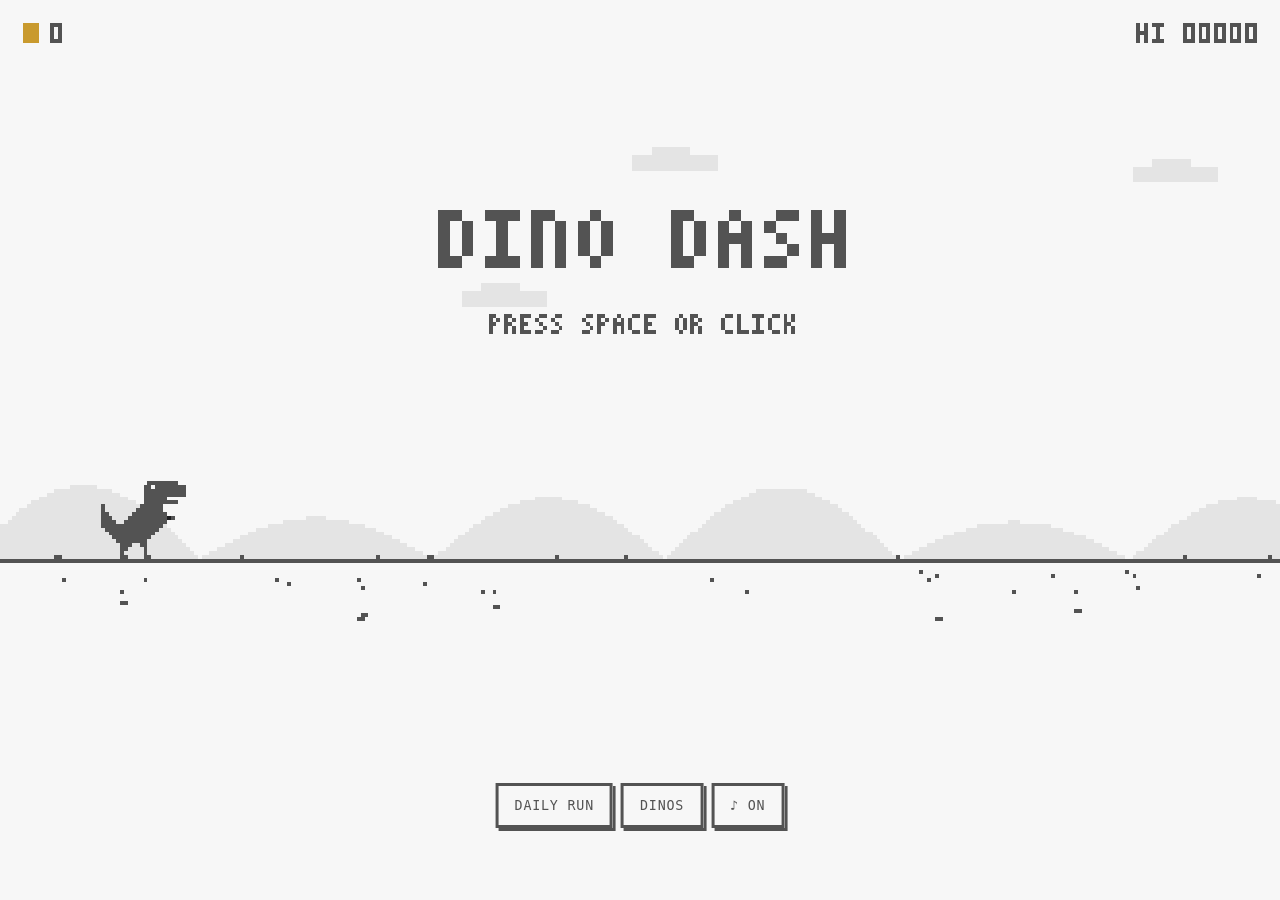
<file: dino/index.html>
<!doctype html>
<html lang="en">
<head>
<meta charset="utf-8">
<meta name="viewport" content="width=device-width, initial-scale=1, viewport-fit=cover, user-scalable=no">
<title>Dino Dash</title>
<meta name="description" content="One button. Jump. A dino runner with worlds, power-ups, bosses, a daily run and dinos to unlock. Works offline.">
<meta name="theme-color" content="#f7f7f7">
<link rel="manifest" href="manifest.webmanifest">
<link rel="icon" href="icon.svg" type="image/svg+xml">
<link rel="apple-touch-icon" href="icon-192.png">
<meta name="apple-mobile-web-app-capable" content="yes">
<style>
  * { box-sizing: border-box; -webkit-tap-highlight-color: transparent; }
  html, body { margin: 0; height: 100%; overflow: hidden; background: #f7f7f7; touch-action: manipulation; user-select: none; -webkit-user-select: none; -webkit-touch-callout: none; font-family: ui-monospace, 'SF Mono', Menlo, Consolas, monospace; color: #535353; }
  canvas { position: fixed; inset: 0; width: 100vw; height: 100vh; image-rendering: pixelated; image-rendering: crisp-edges; display: block; }
  .ui { position: fixed; left: 50%; transform: translateX(-50%); display: flex; gap: 8px; flex-wrap: wrap; justify-content: center; z-index: 2; }
  #menu { bottom: calc(8vh + env(safe-area-inset-bottom)); }
  #over { bottom: calc(8vh + env(safe-area-inset-bottom)); }
  .ui button { font: 700 14px/1 inherit; font-family: inherit; letter-spacing: .06em; text-transform: uppercase; padding: 12px 16px; border: 3px solid currentColor; background: transparent; color: inherit; border-radius: 0; cursor: pointer; box-shadow: 3px 3px 0 currentColor; }
  .ui button:active { transform: translate(2px, 2px); box-shadow: 1px 1px 0 currentColor; }
  .ui button.go { background: currentColor; }
  .ui button.go span { filter: invert(1); color: #535353; }
  #stats { position: fixed; top: calc(14px + env(safe-area-inset-top)); left: 14px; font-weight: 700; font-size: 13px; letter-spacing: .05em; z-index: 2; pointer-events: none; text-transform: uppercase; }
  #shop { position: fixed; inset: 0; z-index: 5; background: rgba(247, 247, 247, .97); overflow: auto; padding: 16px 16px 40px; color: #535353; }
  #shop h2 { margin: 6px 0 4px; font-size: 20px; letter-spacing: .1em; }
  #shop h3 { margin: 18px 0 8px; font-size: 13px; letter-spacing: .14em; opacity: .7; }
  .shop-head { display: flex; justify-content: space-between; align-items: center; gap: 10px; max-width: 760px; margin: 0 auto; }
  .shop-body { max-width: 760px; margin: 0 auto; }
  .preview { display: flex; justify-content: center; margin: 10px 0; }
  .preview canvas { position: static; width: 220px; height: 140px; background: #fff; border: 3px solid #535353; }
  .grid { display: grid; grid-template-columns: repeat(auto-fill, minmax(104px, 1fr)); gap: 8px; }
  .item { border: 3px solid #535353; background: #fff; padding: 8px 6px; text-align: center; cursor: pointer; font: 700 12px/1.3 inherit; font-family: inherit; color: #535353; }
  .item canvas { position: static; width: 66px; height: 48px; display: block; margin: 0 auto 4px; }
  .item small { display: block; font-weight: 700; opacity: .8; }
  .item.on { background: #535353; color: #fff; }
  .item.locked { opacity: .55; }
  .item.cant { opacity: .3; }
  #toast { position: fixed; top: 28%; left: 50%; transform: translateX(-50%); font-weight: 800; letter-spacing: .08em; z-index: 6; pointer-events: none; opacity: 0; transition: opacity .3s; text-transform: uppercase; background: #535353; color: #fff; padding: 8px 12px; }
  #toast.show { opacity: 1; }
  [hidden] { display: none !important; }
</style>
</head>
<body>
<canvas id="c" aria-label="Dino Dash. Press space, click or tap to jump."></canvas>
<div id="stats"></div>
<div id="menu" class="ui">
  <button id="b-daily">Daily run</button>
  <button id="b-shop">Dinos</button>
  <button id="b-sound" aria-label="Sound">♪ On</button>
</div>
<div id="over" class="ui" hidden>
  <button id="b-shop2">Dinos</button>
  <button id="b-share">Share</button>
  <button id="b-home">Menu</button>
</div>
<section id="shop" hidden>
  <div class="shop-head"><h2>DINOS</h2><b id="shop-coins"></b><button class="item" id="shop-close" style="width:auto;padding:8px 14px">Done</button></div>
  <div class="shop-body">
    <div class="preview"><canvas id="pv" width="110" height="70"></canvas></div>
    <h3>SPECIES</h3><div class="grid" id="g-species"></div>
    <h3>COLOUR</h3><div class="grid" id="g-color"></div>
    <h3>HAT</h3><div class="grid" id="g-hat"></div>
  </div>
</section>
<div id="toast"></div>

<script>
'use strict';
// =====================================================================
// Dino Dash: one button. Everything else happens to you.
// =====================================================================
const TAU = Math.PI * 2;
const clamp = (v, a, b) => v < a ? a : v > b ? b : v;
const lerp = (a, b, t) => a + (b - a) * t;
function mulberry(a) { return () => { a |= 0; a = a + 0x6D2B79F5 | 0; let t = Math.imul(a ^ a >>> 15, 1 | a); t = t + Math.imul(t ^ t >>> 7, 61 | t) ^ t; return ((t ^ t >>> 14) >>> 0) / 4294967296; }; }
const hash = n => { n = Math.imul(n ^ 61 ^ (n >>> 16), 9); n ^= n >>> 4; n = Math.imul(n, 0x27d4eb2d); return ((n ^ (n >>> 15)) >>> 0) / 4294967296; };

// ------------------------------------------------------------- sprite art
const ART = {
  rex: { top: [
    '............########..', '...........##o########', '...........###########', '...........###########', '...........######.....', '...........#########..',
    '#.........######......', '#........#######......', '##......#########.....', '###....##########k#...', '####..###########.....', '################......',
    '.##############.......', '..############........', '...##########.........', '....########..........'],
    legs: 'biped', hat: [13, 0], dead: [12, 1] },
  raptor: { top: [
    '..............######..', '.............#o#######', '.............#########', '.............####.....', '.............######...', '............####......',
    '...........#####......', '#.........######k.....', '.##......#######.k....', '..###...########......', '...############.......', '....##########........',
    '.....########.........', '......######..........'], legs: 'raptor', hat: [15, 0], dead: [14, 1] },
  trike: { top: [
    '.................k....', '..............k.k.....', '.............#####....', '...........####o##k...', '..........#########kk.', '.....##############...',
    '..#################...', '.##################...', '###################...', '###################...', '.#################....', '..###############.....'],
    legs: 'quad', hat: [12, 2], dead: [15, 3] },
  stego: { top: [
    '.......k..k..k........', '......kk.kk.kk........', '.....kkkkkkkkkk.......', '....############......', '...##############.###.', '..################o###',
    '.#####################', '#################.....', '################......', '.##############.......', '..############........'],
    legs: 'quad', hat: [17, 4], dead: [18, 5] },
};
const LEGS = {
  biped: { stand: ['.....###..##..........', '.....##....#..........', '.....#.....#..........', '.....##....##.........'],
    a: ['.....###..##..........', '.....##....##.........', '.....#................', '.....##...............'],
    b: ['.....###..##..........', '....##.....#..........', '...........#..........', '...........##.........'] },
  raptor: { stand: ['......##.##...........', '.....##...#...........', '.....#....#...........', '....##...##...........'],
    a: ['......##.##...........', '.....##...##..........', '.....#................', '....##................'],
    b: ['......##.##...........', '....##.....#..........', '...........#..........', '..........##..........'] },
  quad: { stand: ['...##.##......##.##...', '...#...#......#...#...', '...##..##.....##..##..', '......................'],
    a: ['...##.##......##.##...', '..##....#....##....#..', '..#.....##...#.....##.', '......................'],
    b: ['...##.##......##.##...', '....#..##......#..##..', '....##.........##.....', '......................'] },
};
const HATS = {
  none: null,
  cap: ['..####..', '.######.', '########'],
  party: ['...k...', '...#...', '..###..', '..#o#..', '.#####.'],
  shades: ['.......', '######.', '##.###.'],
  crown: ['.k.k.k.', '.#####.', '.#o#o#.'],
  top: ['.####.', '.####.', '.####.', '.kkkk.', '######'],
  cowboy: ['..####..', '..####..', '########'],
  viking: ['k.####.k', 'k######k', '.######.'],
  halo: ['.######.', 'o......o', '.######.', '........', '........'],
};
const PTERO = [[
  '.........#..............', '.........##.............', '.........###............', '....##...####...........', '...###...#####..........', '..####o..######.........',
  'k#############..........', '.....###############....', '........#########.......', '..........####..........', '........................', '........................', '........................'],
  ['........................', '........................', '........................', '....##..................', '...###..................', '..####o.................',
  'k#############..........', '.....###############....', '........#######.........', '.........#####..........', '..........###...........', '..........##............', '..........#.............']];
const ICONS = {
  shield: ['..#####..', '.#.....#.', '#..###..#', '#.#...#.#', '#.#...#.#', '#..###..#', '.#.....#.', '..#####..', '.........'],
  magnet: ['##.....##', '##.....##', '##.....##', '##.....##', '##.....##', '.##...##.', '..#####..', '.........', '.........'],
  wings: ['.........', '#.......#', '##.....##', '###...###', '####.####', '.#######.', '..#####..', '....#....', '.........'],
  slow: ['..#####..', '.#..#..#.', '#...#...#', '#...#...#', '#....##.#', '#.......#', '.#.....#.', '..#####..', '.........'],
  dash: ['....#....', '...##....', '..###.#..', '.####.##.', '.#######.', '#########', '#########', '.#######.', '..#####..'],
  double: ['.........', '#...#.##.', '.#.#....#', '..#....#.', '.#.#..#..', '#...#.###', '.........', '.........', '.........'],
};
const FONT = {
  '0': '111101101101111', '1': '010110010010111', '2': '111001111100111', '3': '111001111001111', '4': '101101111001001', '5': '111100111001111', '6': '111100111101111', '7': '111001010010010', '8': '111101111101111', '9': '111101111001111',
  A: '010101111101101', B: '110101110101110', C: '011100100100011', D: '110101101101110', E: '111100110100111', F: '111100110100100', G: '011100101101011', H: '101101111101101', I: '111010010010111', J: '001001001101010', K: '101101110101101', L: '100100100100111', M: '101111111101101',
  N: '110101101101101', O: '010101101101010', P: '110101110100100', Q: '010101101110011', R: '110101110101101', S: '011100010001110', T: '111010010010010', U: '101101101101111', V: '101101101101010', W: '101101111111101', X: '101101010101101', Y: '101101010010010', Z: '111001010100111',
  '!': '010010010000010', '+': '000010111010000', ':': '000010000010000', '-': '000000111000000', '.': '000000000000010', ' ': '000000000000000', "'": '010010000000000', '?': '111001010000010', '/': '001001010100100',
};

// ------------------------------------------------------------- sprite compiler (mask + tinted canvases)
const _tint = new Map();
function compile(rows) {
  const h = rows.length, w = Math.max(...rows.map(r => r.length));
  const mask = new Uint8Array(w * h), kind = new Uint8Array(w * h);
  rows.forEach((r, y) => { for (let x = 0; x < r.length; x++) { const c = r[x]; if (c === '.') continue; mask[y * w + x] = c === 'o' ? 0 : 1; kind[y * w + x] = c === '#' ? 1 : c === 'k' ? 2 : c === 'o' ? 3 : c === 'b' ? 4 : 1; if (c === 'o') mask[y * w + x] = 1; } });
  return { w, h, mask, kind, id: Math.random().toString(36).slice(2) };
}
function painted(spr, col, dark, eye) {
  const key = spr.id + col + dark + eye;
  let c = _tint.get(key); if (c) return c;
  c = document.createElement('canvas'); c.width = spr.w; c.height = spr.h; const x = c.getContext('2d');
  for (let i = 0; i < spr.w * spr.h; i++) { const k = spr.kind[i]; if (!k) continue; x.fillStyle = k === 1 || k === 4 ? col : k === 2 ? dark : eye; x.fillRect(i % spr.w, (i / spr.w) | 0, 1, 1); }
  if (_tint.size > 600) _tint.clear();
  _tint.set(key, c); return c;
}
function grid(w, h) { const g = Array.from({ length: h }, () => Array(w).fill('.')); g.out = () => g.map(r => r.join('')); return g; }
// procedural obstacles
function cactus(r, big) {
  const H = big ? 22 + (r() * 8 | 0) : 13 + (r() * 6 | 0), T = big ? 5 : 3, W = T + 8, g = grid(W, H), cx = 4;
  for (let y = 1; y < H; y++) for (let x = 0; x < T; x++) g[y][cx + x] = '#';
  for (let x = 1; x < T - 1; x++) g[0][cx + x] = '#';
  for (const side of [-1, 1]) { if (r() < .2) continue; const ay = 3 + (r() * (H * .45) | 0), len = 3 + (r() * 3 | 0), ax = side < 0 ? cx - 3 : cx + T + 1, aw = big ? 3 : 2;
    for (let y = ay; y < Math.min(H - 2, ay + len); y++) for (let x = 0; x < aw; x++) g[y][clamp(ax + x - (side < 0 ? 0 : 1) * 0, 0, W - 1)] = '#';
    const join = ay + len - 1; for (let x = Math.min(ax, cx); x < Math.max(ax + aw, cx + T); x++) if (x >= 0 && x < W) g[join][x] = '#'; g[ay][clamp(ax + (side < 0 ? 0 : aw - 1), 0, W - 1)] = '#'; }
  return g.out();
}
function rock(r, w, h) { const g = grid(w, h); for (let y = 0; y < h; y++) { const t = y / h, half = (w / 2) * Math.sqrt(Math.max(0, 1 - Math.pow(1 - t, 2) * .9)) + r() * .8; for (let x = 0; x < w; x++) if (Math.abs(x - w / 2 + .5) <= half) g[y][x] = '#'; } for (let k = 0; k < 3; k++) { const x = 1 + (r() * (w - 2) | 0), y = 2 + (r() * (h - 3) | 0); g[y][x] = 'k'; } return g.out(); }
function spikes(r, n) { const w = n * 6, h = 12 + (r() * 8 | 0), g = grid(w, h); for (let i = 0; i < n; i++) { const hh = h - (r() * 5 | 0); for (let y = 0; y < hh; y++) { const half = 3 * (y / hh); for (let x = 0; x < 6; x++) if (Math.abs(x - 2.5) <= half) g[h - hh + y][i * 6 + x] = y % 4 === 1 && x === 2 ? 'o' : '#'; } } return g.out(); }
function snowman() { return ['...kkk...', '..kkkkk..', '..#####..', '.##o#o##.', '.###k###.', '..#####..', '.#######.', '#########', '###kk####', '#########', '.#######.', '#########', '#########', '#########', '.#######.']; }
function logObs() { return ['.###############.', '##k###k####k####k', '#o############o##', '#################', '.###############.']; }
const CHOMP = [['...#####...', '..##k#k##..', '.#########.', '.k.k.k.k.k.', '...........', '.k.k.k.k.k.', '.#########.', '..#######..', '.....#.....', '...#.#.#...', '..##.#.##..', '.....#.....', '.....#.....', '.....#.....'],
  ['...#####...', '..##k#k##..', '.#########.', '.k.k.k.k.k.', '.#########.', '..#######..', '...........', '...........', '.....#.....', '...#.#.#...', '..##.#.##..', '.....#.....', '.....#.....', '.....#.....']];
function asteroid(r) { const s = 9 + (r() * 6 | 0), g = grid(s, s); for (let y = 0; y < s; y++) for (let x = 0; x < s; x++) { const d = Math.hypot(x - s / 2 + .5, y - s / 2 + .5); if (d < s / 2 - r() * .6) g[y][x] = '#'; } for (let k = 0; k < 3; k++) { const x = 2 + (r() * (s - 4) | 0), y = 2 + (r() * (s - 4) | 0); g[y][x] = 'k'; } return g.out(); }
const UFO = [['.....###.....', '...#ooooo#...', '.###########.', '#k#k#k#k#k#k#', '.###########.', '...k.....k...'], ['.....###.....', '...#ooooo#...', '.###########.', '#.#k#k#k#k#.#', '.###########.', '...k.....k...']];

// ------------------------------------------------------------- worlds
const WORLDS = [
  { name: 'DESERT', sky: '#f7f7f7', ink: '#535353', far: '#e4e4e4', coin: '#c99a2e', night: { sky: '#202124', ink: '#bdc1c6', far: '#2d2f33', coin: '#f2c14e' }, obst: ['cactus', 'cactus', 'cactusBig', 'ptero'], decor: 'dunes', grav: 1 },
  { name: 'JUNGLE', sky: '#e6f4dc', ink: '#2e5d2c', far: '#c3dfb4', coin: '#c08a10', night: { sky: '#0f2416', ink: '#9fd39a', far: '#173322', coin: '#f2c14e' }, obst: ['log', 'chomp', 'rock', 'ptero'], decor: 'trees', grav: 1 },
  { name: 'ICE', sky: '#eaf6fd', ink: '#2f6788', far: '#cfe6f3', coin: '#c08a10', night: { sky: '#0c1b2a', ink: '#bfe3fa', far: '#14293d', coin: '#f2c14e' }, obst: ['spikes', 'snowman', 'spikes', 'ptero'], decor: 'peaks', grav: 1, snow: true },
  { name: 'VOLCANO', sky: '#2c1714', ink: '#f0a46b', far: '#4a2420', coin: '#ffd25a', night: { sky: '#160807', ink: '#ff9a5a', far: '#2c110e', coin: '#ffd25a' }, obst: ['rock', 'rock', 'spikes', 'ptero'], decor: 'volcano', grav: 1, embers: true },
  { name: 'SPACE', sky: '#0b0d22', ink: '#c9ccff', far: '#1b1f45', coin: '#ffe07a', night: { sky: '#05060f', ink: '#c9ccff', far: '#12153a', coin: '#ffe07a' }, obst: ['asteroid', 'asteroid', 'rock', 'ufo'], decor: 'planets', grav: .75, stars: true },
];
const WORLD_LEN = 600;

// ------------------------------------------------------------- shop
const SPECIES = [['rex', 'T-Rex', 0], ['raptor', 'Raptor', 150], ['trike', 'Triceratops', 300], ['stego', 'Stegosaurus', 500]];
const COLORS = [['classic', 'Classic', 0, null], ['green', 'Leaf', 40, '#4a9a3a'], ['blue', 'Ocean', 40, '#3a7ad0'], ['red', 'Ember', 60, '#d0453a'], ['purple', 'Grape', 80, '#8a4ad0'], ['pink', 'Bubblegum', 80, '#e070a8'], ['white', 'Ghost', 150, '#f4f4f4'], ['black', 'Shadow', 200, '#1c1c1e'], ['gold', 'Gold', 400, '#e0b030'], ['rainbow', 'Rainbow', 800, 'rainbow']];
const HAT_LIST = [['none', 'No hat', 0], ['cap', 'Cap', 30], ['party', 'Party', 50], ['shades', 'Shades', 70], ['top', 'Top hat', 120], ['cowboy', 'Cowboy', 120], ['viking', 'Viking', 200], ['crown', 'Crown', 300], ['halo', 'Halo', 400]];
const HAT_COL = { cap: '#d0453a', party: '#3a7ad0', shades: '#1c1c1e', top: '#1c1c1e', cowboy: '#8a5a2a', viking: '#9a9aa2', crown: '#e0b030', halo: '#f2d460', none: '#000' };

// ------------------------------------------------------------- compiled sprites
const S = { dino: {}, legs: {}, hats: {}, icons: {}, ptero: PTERO.map(compile), chomp: CHOMP.map(compile), ufo: UFO.map(compile), log: compile(logObs()), snowman: compile(snowman()) };
for (const k in ART) S.dino[k] = compile(ART[k].top);
for (const k in LEGS) { S.legs[k] = {}; for (const f in LEGS[k]) S.legs[k][f] = compile(LEGS[k][f]); }
for (const k in HATS) if (HATS[k]) S.hats[k] = compile(HATS[k]);
for (const k in ICONS) S.icons[k] = compile(ICONS[k]);
for (const k in FONT) { const b = FONT[k]; FONT[k] = []; for (let i = 0; i < 15; i++) if (b[i] === '1') FONT[k].push([i % 3, (i / 3) | 0]); }
// full-body masks for the dino, cached per species+frame
const _body = new Map();
function bodySprite(sp, frame) {
  const key = sp + frame; let b = _body.get(key); if (b) return b;
  const A = ART[sp], L = LEGS[A.legs][frame === 'dead' ? 'stand' : frame];
  let rows = A.top.concat(L);
  if (frame === 'dead') { const [ex, ey] = A.dead; rows = rows.map((r, y) => y === ey ? r.slice(0, ex) + 'k' + r.slice(ex + 1) : r).map(r => r.replace('o', '#')); }
  b = compile(rows); _body.set(key, b); return b;
}

// ------------------------------------------------------------- save
const SAVE_KEY = 'dino-dash-v1';
const save = Object.assign({ best: 0, coins: 0, owned: { rex: 1, classic: 1, none: 1 }, sp: 'rex', col: 'classic', hat: 'none', daily: {}, sound: true, runs: 0 }, (() => { try { return JSON.parse(localStorage.getItem(SAVE_KEY)) || {}; } catch (e) { return {}; } })());
const persist = () => { try { localStorage.setItem(SAVE_KEY, JSON.stringify(save)); } catch (e) {} };
const today = () => { const d = new Date(); return `${d.getFullYear()}-${String(d.getMonth() + 1).padStart(2, '0')}-${String(d.getDate()).padStart(2, '0')}`; };

// ------------------------------------------------------------- audio (tiny square-wave blips, like the original)
const Snd = {
  ctx: null,
  init() { if (this.ctx) return; try { this.ctx = new (window.AudioContext || window.webkitAudioContext)(); } catch (e) {} },
  beep(f, d, type = 'square', vol = .06, slide = 1, delay = 0) { if (!this.ctx || !save.sound) return; const c = this.ctx, t = c.currentTime + delay, o = c.createOscillator(), g = c.createGain(); o.type = type; o.frequency.setValueAtTime(f, t); if (slide !== 1) o.frequency.exponentialRampToValueAtTime(f * slide, t + d); g.gain.setValueAtTime(vol, t); g.gain.exponentialRampToValueAtTime(.0001, t + d); o.connect(g); g.connect(c.destination); o.start(t); o.stop(t + d + .02); },
  noise(d, vol = .1) { if (!this.ctx || !save.sound) return; const c = this.ctx, n = c.sampleRate * d, b = c.createBuffer(1, n, c.sampleRate), a = b.getChannelData(0); for (let i = 0; i < n; i++) a[i] = (Math.random() * 2 - 1) * (1 - i / n); const s = c.createBufferSource(), g = c.createGain(); s.buffer = b; g.gain.value = vol; s.connect(g); g.connect(c.destination); s.start(); },
  jump() { this.beep(520, .09, 'square', .05, 1.6); },
  coin() { this.beep(988, .05, 'square', .035); this.beep(1319, .09, 'square', .035, 1, .05); },
  point() { this.beep(880, .06, 'square', .04); this.beep(1175, .1, 'square', .04, 1, .07); },
  die() { this.beep(160, .3, 'square', .07, .5); this.noise(.25, .08); },
  power() { [523, 659, 784, 1046].forEach((f, i) => this.beep(f, .09, 'square', .04, 1, i * .06)); },
  pop() { this.noise(.15, .1); this.beep(300, .15, 'triangle', .08, .5); },
  boom() { this.noise(.5, .16); this.beep(80, .5, 'sine', .2, .5); },
  roar() { this.noise(.7, .1); this.beep(110, .6, 'sawtooth', .06, .6); },
  best() { [523, 659, 784, 1046, 1318].forEach((f, i) => this.beep(f, .12, 'square', .045, 1, i * .08)); },
};

// ------------------------------------------------------------- canvas & scaling
const cv = document.getElementById('c'), cx = cv.getContext('2d');
const low = document.createElement('canvas'), lx = low.getContext('2d');
let W = 320, H = 160, SCALE = 4, GROUND = 110;
function resize() {
  const dpr = Math.min(window.devicePixelRatio || 1, 2);
  SCALE = Math.max(1, Math.min(innerWidth / (innerWidth < innerHeight ? 250 : 330), innerHeight / 120));
  W = Math.ceil(innerWidth / SCALE); H = Math.ceil(innerHeight / SCALE);
  GROUND = Math.round(clamp(H * (innerWidth < innerHeight ? .56 : .62), 78, H - 26));
  low.width = W; low.height = H;
  cv.width = Math.round(innerWidth * dpr); cv.height = Math.round(innerHeight * dpr);
  cx.imageSmoothingEnabled = false; lx.imageSmoothingEnabled = false;
}
addEventListener('resize', resize); resize();

// ------------------------------------------------------------- game state
const DX = 26;                 // dino x position (logical px)
const GRAV = 1150, JUMP_V = 335, CUT_V = 150, MIN_RISE = 14;
let G = null;
function newRun(mode) {
  const seed = mode === 'daily' ? [...today()].reduce((a, c) => a * 31 + c.charCodeAt(0) | 0, 7) : (Math.random() * 1e9) | 0;
  G = {
    mode, rng: mulberry(seed), state: 'play', t: 0, dist: 0, score: 0, speed: 165, coins: 0, near: 0,
    d: { y: 0, vy: 0, ground: true, jumps: 0, rise: 0, holding: false, frame: 0, squash: 0, inv: 0 },
    obs: [], coinsOn: [], pups: [], parts: [], floats: [], meteors: [],
    fx: { shield: 0, magnet: 0, wings: 0, slow: 0, dash: 0, double: 0 },
    nextGap: 120, sinceObs: 0, nextPup: 900 + Math.random() * 600, nextEvent: 1000, event: null, eventT: 0, rex: null,
    shake: 0, flash: 0, lastHundred: 0, rec: [], ghost: mode === 'daily' && save.daily[today()] ? save.daily[today()].rec : null, bestFlag: save.best,
    worldFrom: 0, worldMix: 1, banner: null, deadT: 0,
  };
  G.d.y = 0;
}

// ------------------------------------------------------------- input: one button
let pressed = false;
function press() {
  Snd.init();
  if (!G || G.state === 'title') { start('endless'); return; }
  if (G.state === 'dead') { if (G.deadT > .45) start(G.mode); return; }
  pressed = true; const d = G.d;
  if (d.ground) jump(); else if (G.fx.wings > 0 && d.jumps < 2) { jump(true); }
  d.holding = true;
}
function release() { pressed = false; if (G && G.d) G.d.holding = false; }
function jump(second) {
  const d = G.d; d.vy = -JUMP_V * (second ? .9 : 1); d.ground = false; d.jumps = second ? 2 : 1; d.rise = 0; d.squash = -1;
  Snd.jump(); for (let k = 0; k < 5; k++) G.parts.push({ x: DX + 8, y: GROUND, vx: -20 - Math.random() * 30, vy: -Math.random() * 30, life: .4, col: 'ink', s: 1 });
  if (second) for (let k = 0; k < 8; k++) G.parts.push({ x: DX + 8, y: GROUND - d.y, vx: (Math.random() - .5) * 60, vy: 20 + Math.random() * 30, life: .5, col: '#fff', s: 1 });
}
addEventListener('keydown', e => { if (e.repeat) return; if (e.code === 'Space' || e.code === 'ArrowUp' || e.code === 'KeyW') { e.preventDefault(); if (!document.getElementById('shop').hidden) return; press(); } });
addEventListener('keyup', e => { if (e.code === 'Space' || e.code === 'ArrowUp' || e.code === 'KeyW') release(); });
cv.addEventListener('pointerdown', e => { e.preventDefault(); press(); });
addEventListener('pointerup', release); addEventListener('pointercancel', release);
cv.addEventListener('contextmenu', e => e.preventDefault());

// ------------------------------------------------------------- spawning
const worldOf = score => Math.floor(score / WORLD_LEN) % WORLDS.length;
const isNight = score => Math.floor(score / (WORLD_LEN * WORLDS.length)) % 2 === 1;
function airTime() { const g = GRAV * WORLDS[worldOf(G.score)].grav; return 2 * JUMP_V / g; }
function makeObstacle(kind) {
  const r = G.rng; let spr, y = 0, frames = null, vx = 0, wobble = 0;
  switch (kind) {
    case 'cactus': { const n = G.speed > 210 && r() < .5 ? 1 + (r() * 3 | 0) : 1; return group(() => compile(cactus(r, false)), n); }
    case 'cactusBig': { const n = G.speed > 250 && r() < .4 ? 2 + (r() < .3 ? 1 : 0) : 1; return group(() => compile(cactus(r, true)), n); }
    case 'rock': spr = compile(rock(r, 10 + (r() * 8 | 0), 8 + (r() * 6 | 0))); break;
    case 'log': spr = S.log; break;
    case 'chomp': spr = S.chomp[0]; frames = S.chomp; break;
    case 'spikes': spr = compile(spikes(r, 1 + (r() * (G.speed > 220 ? 3 : 2) | 0))); break;
    case 'snowman': spr = S.snowman; break;
    case 'asteroid': spr = compile(asteroid(r)); vx = -30; wobble = 1; break;
    case 'ptero': case 'ufo': {
      if (G.score < 250) return makeObstacle(WORLDS[worldOf(G.score)].obst[0]);
      frames = kind === 'ufo' ? S.ufo : S.ptero; spr = frames[0];
      const high = r() < .5; y = high ? 27 : r() < .5 ? 3 : 9; vx = kind === 'ptero' ? -15 : 0;
      return [{ kind, spr, frames, x: W + 6, y, vx, w: spr.w, h: spr.h, high }];
    }
    default: spr = compile(cactus(r, false));
  }
  return [{ kind, spr, frames, x: W + 6, y, vx, wobble, w: spr.w, h: spr.h }];
}
function group(make, n) { const out = []; let x = W + 6; for (let i = 0; i < n; i++) { const spr = make(); out.push({ kind: 'cactus', spr, x, y: 0, vx: 0, w: spr.w, h: spr.h }); x += spr.w - 2; } return out; }
function rightmost() { let r = -999; for (const o of G.obs) r = Math.max(r, o.x + o.w); for (const m of G.meteors) r = Math.max(r, m.tx + 8); return r; }
function spawn(dt) {
  if (G.event && (G.event.type === 'meteors')) return;
  if (W + 6 - rightmost() < G.nextGap) return;
  const list = WORLDS[worldOf(G.score)].obst;
  let kind = list[(G.rng() * list.length) | 0];
  if (G.event && G.event.type === 'flock') kind = WORLDS[worldOf(G.score)].obst[3];
  const obs = makeObstacle(kind);
  G.obs.push(...obs);
  const width = obs.reduce((a, o) => Math.max(a, o.x + o.w), 0) - W;
  // the gap after this obstacle must leave time to land and jump again
  // free ground after this obstacle: enough to land and jump again
  const air = airTime();
  const rel = G.speed + (WORLDS[worldOf(G.score)].grav < 1 ? 30 : 15);
  G.nextGap = rel * air * 1.08 + 18 + G.rng() * G.speed * (G.event && G.event.type === 'flock' ? .25 : .85) + (G.speed < 200 ? 40 : 0);
  // coins: an arc over the obstacle or a line on the ground
  const r = G.rng();
  if (r < .45 && !(obs[0].high)) arcCoins(W + 6 + width / 2);
  else if (r < .7) { for (let i = 0; i < 4; i++) G.coinsOn.push({ x: W + width + 30 + i * 9, y: 4, ph: i }); }
}
function arcCoins(cxp) {
  const air = airTime(), g = GRAV * WORLDS[worldOf(G.score)].grav;
  for (let i = 1; i < 6; i++) { const t = air * i / 6, h = JUMP_V * t - g * t * t / 2; G.coinsOn.push({ x: cxp - G.speed * air / 2 + G.speed * t, y: h + 6, ph: i }); }
}
function spawnPowerup() {
  const kinds = ['shield', 'magnet', 'wings', 'slow', 'dash', 'double'];
  const k = kinds[(G.rng() * kinds.length) | 0];
  G.pups.push({ k, x: W + 10, y: 26 + G.rng() * 10, t: 0 });
}

// ------------------------------------------------------------- events (bosses)
const EVENTS = ['meteors', 'rex', 'flock'];
function startEvent() {
  const type = EVENTS[Math.floor(G.score / 1000 - 1) % EVENTS.length];
  G.event = { type, t: 0, dur: type === 'meteors' ? 7 : type === 'rex' ? 11 : 8, next: 0 };
  banner(type === 'meteors' ? 'METEOR SHOWER!' : type === 'rex' ? 'BIG REX IS HUNGRY!' : 'PTERO FLOCK!');
  if (type === 'rex') { G.rex = { x: -60, t: 0 }; Snd.roar(); G.shake = .4; }
}
function updateEvent(dt) {
  const E = G.event; if (!E) return;
  E.t += dt;
  if (E.type === 'meteors') {
    E.next -= dt;
    if (E.next <= 0 && E.t < E.dur - 1.2) {
      // only drop a meteor where it leaves a jumpable gap
      // pick where it lands (measured at impact) so there is time to see it and room to jump
      const tFall = 1.1, shift = G.speed * tFall;
      const land = Math.max(W * .6, rightmost() - shift + G.speed * airTime() * .95 + 26) + G.rng() * 30;
      G.meteors.push({ tx: land + shift, x: land + shift + 60, y: -40, t: 0, dur: tFall });
      E.next = .9 + G.rng() * .6;
    }
  }
  if (E.type === 'rex' && G.rex) { G.rex.t += dt; G.rex.x = lerp(G.rex.x, E.t < E.dur - 1.5 ? -14 + Math.sin(E.t * 2) * 4 : -110, dt * 1.5); if (Math.floor(E.t * 2.4) !== Math.floor((E.t - dt) * 2.4)) G.shake = Math.max(G.shake, .12); }
  if (E.t >= E.dur) {
    if (E.type === 'rex') { banner('ESCAPED! +25'); gain(25); G.rex = null; }
    else banner('SURVIVED!');
    G.event = null; G.nextEvent = Math.ceil((G.score + 1) / 1000) * 1000;
  }
}
function updateMeteors(dt) {
  for (const m of G.meteors) {
    m.t += dt; m.tx -= G.speed * dt; const k = clamp(m.t / m.dur, 0, 1);
    m.x = m.tx + 60 * (1 - k); m.y = lerp(-40, 0, k * k);
    if (Math.random() < .8) G.parts.push({ x: m.x, y: GROUND - 60 * (1 - k * k) - 2, vx: 20, vy: -10, life: .4, col: '#ffb040', s: 2 });
    if (k >= 1 && !m.done) {
      m.done = true; G.shake = Math.max(G.shake, .35); Snd.boom();
      const spr = compile(rock(G.rng, 10 + (G.rng() * 5 | 0), 8 + (G.rng() * 4 | 0)));
      G.obs.push({ kind: 'meteor', spr, x: m.tx - spr.w / 2, y: 0, vx: 0, w: spr.w, h: spr.h, hot: 1 });
      for (let i = 0; i < 18; i++) G.parts.push({ x: m.tx, y: GROUND - 2, vx: (Math.random() - .5) * 120, vy: -40 - Math.random() * 80, life: .6, col: i % 2 ? '#ffb040' : '#ff6020', s: 1 + (i % 2), g: 1 });
    }
  }
  G.meteors = G.meteors.filter(m => !m.done);
}

// ------------------------------------------------------------- update
function gain(n) { const m = G.fx.double > 0 ? 2 : 1; G.coins += n * m; }
function banner(text) { G.banner = { text, t: 0 }; }
function dinoBox() { const sp = save.sp, frame = G.d.ground ? (Math.floor(G.t * 12) % 2 ? 'a' : 'b') : 'stand'; return { spr: bodySprite(sp, frame), x: DX, y: GROUND - bodySprite(sp, frame).h - Math.round(G.d.y) }; }
function hits(a, ax, ay, b, bx, by) {
  ax = Math.round(ax); ay = Math.round(ay); bx = Math.round(bx); by = Math.round(by);
  const x0 = Math.max(ax, bx), x1 = Math.min(ax + a.w, bx + b.w), y0 = Math.max(ay, by), y1 = Math.min(ay + a.h, by + b.h);
  if (x0 >= x1 || y0 >= y1) return false;
  for (let y = y0; y < y1; y++) for (let x = x0; x < x1; x++) if (a.mask[(y - ay) * a.w + (x - ax)] && b.mask[(y - by) * b.w + (x - bx)]) return true;
  return false;
}
function update(dtRaw) {
  if (!G || G.state !== 'play') { if (G && G.state === 'dead') { G.deadT += dtRaw; updateParts(dtRaw); } return; }
  const F = G.fx, slow = F.slow > 0 ? .55 : 1, dt = dtRaw * slow;
  G.t += dt;
  // speed ramps up like the original; dash gives a burst
  G.speed = Math.min(400, 165 + G.t * 2.4) * (F.dash > 0 ? 1.5 : 1);
  G.dist += G.speed * dt; G.score = G.dist / 20;
  for (const k in F) if (F[k] > 0) { F[k] -= dtRaw; if (F[k] <= 0) { F[k] = 0; if (k === 'dash') G.d.inv = 1; } }
  // world changes
  const wi = worldOf(G.score), prevWi = worldOf(G.score - G.speed * dt / 20);
  if (wi !== prevWi && G.score > 10) { G.worldFrom = prevWi; G.worldMix = 0; banner(`${isNight(G.score) ? 'NIGHT ' : ''}${WORLDS[wi].name}`); Snd.power(); }
  G.worldMix = Math.min(1, G.worldMix + dtRaw * .6);
  // every hundred points, a blip like the original
  const hund = Math.floor(G.score / 100); if (hund > G.lastHundred) { G.lastHundred = hund; G.flash = .9; Snd.point(); }
  if (G.score > G.bestFlag && G.bestFlag > 50 && !G.passedBest) { G.passedBest = true; banner('NEW BEST!'); Snd.best(); for (let i = 0; i < 40; i++) G.parts.push({ x: DX + 10, y: GROUND - 20, vx: (Math.random() - .5) * 200, vy: -Math.random() * 160, life: 1, col: ['#e0b030', '#d0453a', '#3a7ad0', '#4a9a3a'][i % 4], s: 2, g: 1 }); }
  // physics
  const d = G.d, g = GRAV * WORLDS[wi].grav;
  if (!d.ground) {
    const before = d.y;
    d.vy += g * dt; d.y -= d.vy * dt; d.rise = Math.max(d.rise, d.y);
    if (!d.holding && d.vy < -CUT_V && d.rise > MIN_RISE) d.vy = -CUT_V;
    if (d.y <= 0) { d.y = 0; d.vy = 0; d.ground = true; d.jumps = 0; d.squash = 1; for (let k = 0; k < 4; k++) G.parts.push({ x: DX + 6 + k * 3, y: GROUND, vx: (Math.random() - .5) * 40, vy: -Math.random() * 25, life: .35, col: 'ink', s: 1 }); }
  }
  d.squash *= Math.pow(.001, dt); d.inv = Math.max(0, d.inv - dtRaw);
  if (G.mode === 'daily') { if (!G.recT || G.t - G.recT > .05) { G.recT = G.t; G.rec.push(Math.round(d.y * 10) / 10); } }
  // events
  if (!G.event && G.score >= G.nextEvent) startEvent();
  updateEvent(dt); updateMeteors(dt);
  // spawn
  spawn(dt);
  G.nextPup -= G.speed * dt; if (G.nextPup <= 0) { spawnPowerup(); G.nextPup = 2600 + G.rng() * 2600; }
  // move things
  const box = dinoBox();
  for (const o of G.obs) {
    o.x -= (G.speed - o.vx) * dt;
    if (o.frames) o.spr = o.frames[Math.floor(G.t * (o.kind === 'chomp' ? 3 : 6)) % o.frames.length];
    const oy = GROUND - o.h - o.y;
    // near miss: the obstacle just passed under or over the dino
    if (!o.passed && o.x + o.w < DX + 2) { o.passed = true; if (!o.touched && o.closest !== undefined && o.closest < 4) { G.near++; gain(1); G.floats.push({ x: DX + 10, y: GROUND - 34 - d.y, text: 'CLOSE! +1', t: 0 }); } }
    if (o.x < DX + box.spr.w && o.x + o.w > DX) { const gapY = o.high ? (oy + o.h) - (box.y) : box.y + box.spr.h - oy; o.closest = Math.min(o.closest ?? 99, Math.abs(o.high ? (box.y) - (oy + o.h) : oy - (box.y + box.spr.h))); }
    if (!o.dead && hits(box.spr, box.x, box.y, o.spr, o.x, oy)) {
      if (F.dash > 0 || d.inv > 0) { if (F.dash > 0) smash(o, oy); continue; }
      if (F.shield > 0) { F.shield = 0; d.inv = 1.2; smash(o, oy); Snd.pop(); banner('SHIELD!'); continue; }
      o.touched = true; die(); return;
    }
  }
  G.obs = G.obs.filter(o => o.x + o.w > -20 && !o.dead);
  // coins
  for (const c of G.coinsOn) {
    c.x -= G.speed * dt;
    const cy = GROUND - c.y - 6;
    if (F.magnet > 0 && Math.abs(c.x - DX) < 90) { c.x = lerp(c.x, DX + 10, dt * 8); c.y = lerp(c.y, d.y + 10, dt * 8); }
    if (!c.got && Math.abs(c.x + 3 - (DX + 10)) < 11 && Math.abs(cy + 3 - (box.y + box.spr.h / 2)) < 13) { c.got = true; gain(1); Snd.coin(); G.parts.push({ x: c.x + 3, y: cy + 3, vx: 0, vy: -30, life: .3, col: 'coin', s: 2 }); }
  }
  G.coinsOn = G.coinsOn.filter(c => !c.got && c.x > -10);
  for (const p of G.pups) {
    p.x -= G.speed * dt; p.t += dtRaw; const py = GROUND - p.y - 9 + Math.sin(p.t * 4) * 2;
    if (!p.got && Math.abs(p.x + 5 - (DX + 10)) < 12 && Math.abs(py + 5 - (box.y + box.spr.h / 2)) < 15) { p.got = true; collect(p.k); }
  }
  G.pups = G.pups.filter(p => !p.got && p.x > -12);
  updateParts(dtRaw);
  G.shake = Math.max(0, G.shake - dtRaw * 1.5); G.flash = Math.max(0, G.flash - dtRaw);
  if (G.banner) { G.banner.t += dtRaw; if (G.banner.t > 2.4) G.banner = null; }
  for (const f of G.floats) { f.t += dtRaw; f.y -= dtRaw * 12; } G.floats = G.floats.filter(f => f.t < 1);
}
function smash(o, oy) {
  o.dead = true; gain(3); G.shake = Math.max(G.shake, .2); Snd.pop();
  for (let i = 0; i < 14; i++) G.parts.push({ x: o.x + o.w / 2, y: oy + o.h / 2, vx: 60 + Math.random() * 120, vy: -60 - Math.random() * 90, life: .7, col: 'ink', s: 2, g: 1 });
}
const PUP_TIME = { shield: 0, magnet: 10, wings: 12, slow: 6, dash: 4, double: 12 };
const PUP_NAME = { shield: 'SHIELD', magnet: 'MAGNET', wings: 'DOUBLE JUMP', slow: 'SLOW MOTION', dash: 'METEOR DASH', double: 'COINS X2' };
function collect(k) {
  if (k === 'shield') G.fx.shield = 999; else G.fx[k] = PUP_TIME[k];
  banner(PUP_NAME[k]); Snd.power();
  for (let i = 0; i < 20; i++) G.parts.push({ x: DX + 10, y: GROUND - 12 - G.d.y, vx: Math.cos(i) * 80, vy: Math.sin(i) * 80, life: .5, col: 'coin', s: 1 });
}
function updateParts(dt) {
  for (const p of G.parts) { p.life -= dt; p.x += p.vx * dt; p.y += p.vy * dt; if (p.g) p.vy += 300 * dt; }
  G.parts = G.parts.filter(p => p.life > 0);
  if (G.parts.length > 400) G.parts.splice(0, G.parts.length - 400);
}
function die() {
  G.state = 'dead'; G.deadT = 0; G.shake = .5; Snd.die();
  const sc = Math.floor(G.score), wasBest = sc > save.best;
  save.coins += G.coins; save.runs++;
  if (wasBest) save.best = sc;
  if (G.mode === 'daily') { const prev = save.daily[today()]; if (!prev || sc > prev.score) save.daily[today()] = { score: sc, rec: G.rec }; for (const k of Object.keys(save.daily)) if (k !== today()) delete save.daily[k]; }
  persist();
  G.result = { sc, wasBest, coins: G.coins };
  showUI();
  for (let i = 0; i < 16; i++) G.parts.push({ x: DX + 10, y: GROUND - 10 - G.d.y, vx: (Math.random() - .5) * 140, vy: -Math.random() * 120, life: .8, col: 'ink', s: 1, g: 1 });
}

// ------------------------------------------------------------- drawing
let PAL = null;
const hexToRgb = h => [parseInt(h.slice(1, 3), 16), parseInt(h.slice(3, 5), 16), parseInt(h.slice(5, 7), 16)];
const mixHex = (a, b, t) => { const A = hexToRgb(a), B = hexToRgb(b); return '#' + A.map((v, i) => Math.round(lerp(v, B[i], t)).toString(16).padStart(2, '0')).join(''); };
function palFor(score) { const w = WORLDS[worldOf(score)]; return isNight(score) ? Object.assign({}, w, w.night) : w; }
function currentPal() {
  const sc = (G && G.score) || 0, to = palFor(sc);
  if (!G || !(G.worldMix < 1)) return to;
  const from = palFor(Math.max(0, sc - WORLD_LEN)), t = Math.round(G.worldMix * 8) / 8;
  return Object.assign({}, to, { sky: mixHex(from.sky, to.sky, t), ink: mixHex(from.ink, to.ink, t), far: mixHex(from.far, to.far, t), coin: mixHex(from.coin, to.coin, t) });
}
function text(str, x, y, col, s = 1, align = 'left') {
  str = String(str).toUpperCase(); const w = str.length * 4 * s - s;
  if (align === 'center') x -= w / 2; else if (align === 'right') x -= w;
  lx.fillStyle = col;
  for (const ch of str) { const g = FONT[ch] || FONT[' ']; for (const [px, py] of g) lx.fillRect(Math.round(x + px * s), Math.round(y + py * s), s, s); x += 4 * s; }
}
function dinoColor(t) { const c = COLORS.find(c => c[0] === save.col); if (!c || !c[3]) return PAL.ink; if (c[3] === 'rainbow') return rainbowHex(t); return c[3]; }
function rainbowHex(t) { return `hsl(${(Math.floor(t * 12) % 36) * 10},75%,55%)`; }
function drawDino(x, y, sp, frame, col, hat, alpha = 1, scale = 1, ctx = lx) {
  const spr = bodySprite(sp, frame), dark = '#1c1c1e', eye = PAL ? PAL.sky : '#fff';
  const c = painted(spr, col, col === '#1c1c1e' ? '#555' : dark, col === '#f4f4f4' ? '#535353' : eye);
  ctx.globalAlpha = alpha; ctx.drawImage(c, Math.round(x), Math.round(y), spr.w * scale, spr.h * scale);
  if (hat && hat !== 'none' && S.hats[hat]) { const A = ART[sp], hs = S.hats[hat]; const hc = painted(hs, HAT_COL[hat], '#1c1c1e', '#ffffff'); ctx.drawImage(hc, Math.round(x + A.hat[0] * scale - (hat === 'shades' ? -1 : 0)), Math.round(y + (A.hat[1] - hs.h + (hat === 'shades' ? 3 : hat === 'halo' ? -1 : 1)) * scale), hs.w * scale, hs.h * scale); }
  ctx.globalAlpha = 1;
}
function drawDecor(t, scroll) {
  const w = WORLDS[worldOf((G && G.score) || 0)];
  lx.fillStyle = PAL.far;
  const kind = w.decor;
  if (w.stars || isNight((G && G.score) || 0)) { lx.fillStyle = PAL.ink; for (let i = 0; i < 40; i++) { const sx = ((hash(i * 7) * W * 2 - scroll * .03) % (W + 20) + W + 20) % (W + 20) - 10, sy = hash(i * 13) * (GROUND - 30); if (hash(i + 99) < .5 + .5 * Math.sin(t * 2 + i)) lx.fillRect(Math.round(sx), Math.round(sy), 1, 1); } if (!w.stars) { lx.fillRect(W - 50, 14, 8, 8); lx.fillStyle = PAL.sky; lx.fillRect(W - 47, 13, 6, 7); } lx.fillStyle = PAL.far; }
  const par = scroll * .18;
  for (let i = -1; i < W / 60 + 2; i++) {
    const base = Math.floor(par / 60) + i, x0 = i * 60 - (par % 60), hv = hash(base * 31 + 5);
    if (kind === 'dunes') { const h = 8 + hv * 14; for (let x = 0; x < 60; x++) { const yy = Math.sin((x / 60) * Math.PI) * h; lx.fillRect(Math.round(x0 + x), Math.round(GROUND - yy), 1, Math.ceil(yy)); } }
    else if (kind === 'trees') { const h = 20 + hv * 22, tx = x0 + 20 + hv * 20; lx.fillRect(Math.round(tx), Math.round(GROUND - h), 3, Math.ceil(h)); for (let r = 0; r < 3; r++) { const rr = 9 - r * 2; lx.fillRect(Math.round(tx - rr + 1), Math.round(GROUND - h - 4 + r * 5), rr * 2, 5); } }
    else if (kind === 'peaks') { const h = 18 + hv * 26; for (let x = 0; x < 60; x++) { const yy = Math.max(0, h - Math.abs(x - 30) * h / 30); lx.fillRect(Math.round(x0 + x), Math.round(GROUND - yy), 1, Math.ceil(yy)); } lx.fillStyle = PAL.sky; for (let x = 22; x < 38; x++) { const yy = Math.max(0, h - Math.abs(x - 30) * h / 30); if (yy > h - 6) lx.fillRect(Math.round(x0 + x), Math.round(GROUND - yy), 1, 2); } lx.fillStyle = PAL.far; }
    else if (kind === 'volcano') { if (hv < .35) { const h = 34 + hv * 30; for (let x = 0; x < 60; x++) { const yy = Math.max(0, Math.min(h, h * 1.6 - Math.abs(x - 30) * h / 22)); lx.fillRect(Math.round(x0 + x), Math.round(GROUND - yy), 1, Math.ceil(yy)); } lx.fillStyle = '#ff6a2a'; lx.fillRect(Math.round(x0 + 26), Math.round(GROUND - h), 8, 2); lx.fillStyle = PAL.far; } else { const h = 6 + hv * 8; lx.fillRect(Math.round(x0), Math.round(GROUND - h), 60, Math.ceil(h)); } }
    else if (kind === 'planets') { if (hv < .25) { const r = 6 + hv * 30, px = x0 + 30, py = 20 + hv * 40; for (let y = -r; y <= r; y++) { const hw = Math.sqrt(r * r - y * y); lx.fillRect(Math.round(px - hw), Math.round(py + y), Math.round(hw * 2), 1); } } }
  }
  // clouds (not in space)
  if (kind !== 'planets') { lx.fillStyle = kind === 'volcano' ? '#5a2a24' : PAL.far; for (let i = 0; i < 4; i++) { const cxp = ((hash(i * 3 + 1) * W * 3 - scroll * .08) % (W + 60) + W + 60) % (W + 60) - 30, cyp = 10 + hash(i * 5) * (GROUND - 60); lx.fillRect(Math.round(cxp), Math.round(cyp + 2), 22, 4); lx.fillRect(Math.round(cxp + 5), Math.round(cyp), 10, 3); } }
  // weather
  if (w.snow) { lx.fillStyle = '#ffffff'; for (let i = 0; i < 50; i++) { const sx = ((hash(i * 17) * W - scroll * .3 + Math.sin(t + i) * 6) % W + W) % W, sy = ((hash(i * 3) * H + t * (12 + hash(i) * 10)) % GROUND); lx.fillRect(Math.round(sx), Math.round(sy), 1, 1); } }
  if (w.embers) { for (let i = 0; i < 30; i++) { lx.fillStyle = i % 2 ? '#ff8a3a' : '#ffcf5a'; const sx = ((hash(i * 17) * W - scroll * .4) % W + W) % W, sy = GROUND - ((hash(i * 3) * GROUND + t * (10 + hash(i) * 14)) % GROUND); lx.fillRect(Math.round(sx), Math.round(sy), 1, 1); } }
}
function drawGround(scroll) {
  lx.fillStyle = PAL.ink;
  lx.fillRect(0, GROUND, W, 1);
  for (let x = 0; x < W; x++) {
    const wx = Math.floor(x + scroll), h1 = hash(wx);
    if (h1 < .06) lx.fillRect(x, GROUND - 1, 1, 1);
    if (h1 > .92) lx.fillRect(x, GROUND + 3 + ((hash(wx * 7) * 6) | 0), (h1 * 10 | 0) % 3 + 1, 1);
    if (h1 > .985) lx.fillRect(x, GROUND + 9 + ((hash(wx * 3) * 8) | 0), 2, 1);
  }
}
function drawIcon(k, x, y, col) { const s = S.icons[k]; lx.drawImage(painted(s, col, col, col), Math.round(x), Math.round(y)); }
function render(dt) {
  PAL = currentPal();
  const t = performance.now() / 1000, scroll = G && G.dist != null ? G.dist : t * 40;
  lx.fillStyle = PAL.sky; lx.fillRect(0, 0, W, H);
  drawDecor(t, scroll);
  drawGround(scroll);
  if (G && G.state !== 'title') {
    // best-score flag
    if (G.mode === 'endless' && save.best > 50 && !G.passedBest) { const fx = DX + (G.bestFlag - G.score) * 20; if (fx < W + 5 && fx > -10) { lx.fillStyle = PAL.ink; lx.fillRect(Math.round(fx), GROUND - 22, 1, 22); lx.fillStyle = '#d0453a'; lx.fillRect(Math.round(fx) + 1, GROUND - 22, 9, 6); text('HI', fx + 2, GROUND - 21, '#fff'); } }
    // big rex chasing
    if (G.rex) { const bob = Math.abs(Math.sin(G.t * 9)) * 3; drawDino(G.rex.x, GROUND - bodySprite('rex', 'a').h * 3 + bob, 'rex', Math.floor(G.t * 9) % 2 ? 'a' : 'b', '#7a2a1a', 'none', 1, 3); if (Math.sin(G.t * 3) > .7) text('RAWR!', G.rex.x + 50, GROUND - 76, '#d0453a', 2); }
    // meteors
    for (const m of G.meteors) { lx.fillStyle = '#ff8a2a'; lx.fillRect(Math.round(m.x - 3), Math.round(GROUND - 60 * (1 - (m.t / m.dur) ** 2) - 3), 6, 6); lx.fillStyle = '#ffe07a'; lx.fillRect(Math.round(m.x - 1), Math.round(GROUND - 60 * (1 - (m.t / m.dur) ** 2) - 1), 3, 3); const sh = Math.round(4 + 8 * m.t / m.dur); lx.fillStyle = 'rgba(0,0,0,.25)'; lx.fillRect(Math.round(m.tx - sh / 2), GROUND + 1, sh, 2); }
    // coins
    for (const c of G.coinsOn) { const cy = GROUND - c.y - 6, wv = Math.abs(Math.cos(t * 6 + c.ph)); lx.fillStyle = PAL.coin; const ww = Math.max(1, Math.round(5 * wv)); lx.fillRect(Math.round(c.x + 3 - ww / 2), Math.round(cy), ww, 6); if (ww > 2) { lx.fillStyle = '#fff6c8'; lx.fillRect(Math.round(c.x + 3 - ww / 2) + 1, Math.round(cy) + 1, 1, 2); } }
    // power-ups
    for (const p of G.pups) { const py = GROUND - p.y - 9 + Math.sin(p.t * 4) * 2; lx.fillStyle = PAL.coin; lx.fillRect(Math.round(p.x) - 2, Math.round(py) - 2, 13, 13); lx.fillStyle = PAL.sky; lx.fillRect(Math.round(p.x) - 1, Math.round(py) - 1, 11, 11); drawIcon(p.k, p.x, py, PAL.ink); if (Math.sin(t * 8) > 0) { lx.fillStyle = PAL.coin; lx.fillRect(Math.round(p.x) + 4, Math.round(py) - 5, 1, 2); } }
    // obstacles
    for (const o of G.obs) { const oy = GROUND - o.h - o.y; const col = o.hot ? '#3a2018' : PAL.ink; lx.drawImage(painted(o.spr, col, o.kind === 'chomp' ? '#d0453a' : PAL.sky === '#f7f7f7' ? '#2a2a2a' : PAL.sky, '#ffffff'), Math.round(o.x), Math.round(oy)); if (o.hot && Math.random() < .3) G.parts.push({ x: o.x + Math.random() * o.w, y: oy, vx: 0, vy: -20, life: .5, col: '#ff8a2a', s: 1 }); }
    // ghost of your best daily run
    if (G.ghost && G.state === 'play') { const i = Math.floor(G.t / .05); if (i < G.ghost.length) { const gy = G.ghost[i]; drawDino(DX, GROUND - bodySprite(save.sp, 'stand').h - gy, save.sp, 'stand', '#8ab0e0', 'none', .35); } else if (i < G.ghost.length + 40) text('YOUR GHOST FELL HERE', DX - 6, GROUND - 40, '#8ab0e0'); }
    // the dino
    const d = G.d, dead = G.state === 'dead';
    const frame = dead ? 'dead' : d.ground ? (Math.floor(G.t * (G.speed / 14)) % 2 ? 'a' : 'b') : 'stand';
    const spr = bodySprite(save.sp, frame);
    let dy = GROUND - spr.h - Math.round(d.y);
    const blink = d.inv > 0 && Math.floor(t * 16) % 2;
    if (G.fx.dash > 0) for (let k = 1; k <= 3; k++) drawDino(DX - k * 6, dy, save.sp, frame, '#ff8a2a', save.hat, .25);
    if (!blink) drawDino(DX, dy, save.sp, frame, save.col === 'rainbow' ? rainbowHex(t) : dinoColor(t), save.hat, 1);
    if (G.fx.shield > 0) { lx.strokeStyle = '#5ab0ff'; lx.globalAlpha = .7 + Math.sin(t * 6) * .2; lx.beginPath(); lx.arc(DX + spr.w / 2, dy + spr.h / 2, 15, 0, TAU); lx.stroke(); lx.globalAlpha = 1; }
    if (G.fx.wings > 0 && !dead) { lx.fillStyle = '#ffffff'; const fl = Math.sin(t * 20) > 0 ? -2 : 1; lx.fillRect(DX + 4, dy + 8 + fl, 6, 2); lx.fillRect(DX + 2, dy + 7 + fl * 2, 4, 1); }
    // particles
    for (const p of G.parts) { lx.fillStyle = p.col === 'ink' ? PAL.ink : p.col === 'coin' ? PAL.coin : p.col; lx.globalAlpha = clamp(p.life * 2, 0, 1); lx.fillRect(Math.round(p.x), Math.round(p.y), p.s, p.s); }
    lx.globalAlpha = 1;
    for (const f of G.floats) text(f.text, f.x, f.y, PAL.coin);
    // HUD: score top right like the original
    const flashOff = G.flash > 0 && Math.floor(G.flash * 8) % 2 === 0;
    const sc = String(Math.floor(G.score)).padStart(5, '0'), hi = String(Math.max(save.best, G.mode === 'endless' ? Math.floor(G.score) : 0)).padStart(5, '0');
    if (!flashOff) text(sc, W - 6, 6, PAL.ink, 1, 'right');
    text((G.mode === 'daily' ? 'DAILY ' : 'HI ') + (G.mode === 'daily' ? String(save.daily[today()]?.score || 0).padStart(5, '0') : hi), W - 30, 6, mixHex(PAL.ink, PAL.sky, .4), 1, 'right');
    // coins + active power-ups top left
    lx.fillStyle = PAL.coin; lx.fillRect(6, 6, 4, 5); text(String(save.coins + G.coins), 13, 6, PAL.ink);
    let px = 6;
    for (const k of ['shield', 'magnet', 'wings', 'slow', 'dash', 'double']) { const v = G.fx[k]; if (v <= 0) continue; drawIcon(k, px, 14, PAL.ink); if (k !== 'shield') { lx.fillStyle = PAL.coin; lx.fillRect(px, 24, Math.round(9 * v / PUP_TIME[k]), 1); } px += 12; }
    if (G.banner && !dead) { const b = G.banner, a = b.t < 2 ? 1 : 1 - (b.t - 2) / .4; lx.globalAlpha = clamp(a, 0, 1); const s = W > 260 ? 2 : 1; text(b.text, W / 2, Math.max(18, GROUND - 66) - Math.min(1, b.t * 4) * 4, PAL.ink, s, 'center'); lx.globalAlpha = 1; }
    if (dead) {
      const s = W > 260 ? 2 : 1;
      const gy = Math.max(8, GROUND - 82);
      text('GAME OVER', W / 2, gy, PAL.ink, s, 'center');
      // restart icon
      const rx = Math.round(W / 2 - 8), ry = Math.round(gy + 9 * s);
      lx.fillStyle = PAL.ink; lx.fillRect(rx, ry, 16, 14); lx.fillStyle = PAL.sky; lx.fillRect(rx + 2, ry + 2, 12, 10); lx.fillStyle = PAL.ink;
      lx.fillRect(rx + 5, ry + 4, 6, 1); lx.fillRect(rx + 4, ry + 5, 1, 4); lx.fillRect(rx + 5, ry + 9, 6, 1); lx.fillRect(rx + 11, ry + 5, 1, 4); lx.fillRect(rx + 9, ry + 3, 2, 1); lx.fillRect(rx + 10, ry + 2, 1, 3);
      if (G.result) { text(`+${G.result.coins} COINS${G.near ? `  ${G.near} CLOSE CALLS` : ''}`, W / 2, ry + 20, PAL.coin, 1, 'center'); if (G.result.wasBest) text('NEW BEST!', W / 2, ry + 28, '#d0453a', 1, 'center'); }
    }
  } else {
    // title screen: the dino idles, blinking, like the original
    const blink = Math.sin(t * 2.2) > .96;
    drawDino(DX, GROUND - bodySprite(save.sp, 'stand').h, save.sp, 'stand', save.col === 'rainbow' ? rainbowHex(t) : dinoColor(t), save.hat, 1);
    const s = W > 260 ? 3 : 2;
    text('DINO DASH', W / 2, Math.max(8, GROUND - 90), PAL.ink, s, 'center');
    text(matchMedia('(pointer: coarse)').matches ? 'TAP TO JUMP' : 'PRESS SPACE OR CLICK', W / 2, Math.max(8, GROUND - 90) + 9 * s, PAL.ink, 1, 'center');
    if (!navigator.onLine) text("NO INTERNET? PERFECT.", W / 2, Math.max(8, GROUND - 90) + 9 * s + 9, PAL.coin, 1, 'center');
    text(`HI ${String(save.best).padStart(5, '0')}`, W - 6, 6, PAL.ink, 1, 'right');
    lx.fillStyle = PAL.coin; lx.fillRect(6, 6, 4, 5); text(String(save.coins), 13, 6, PAL.ink);
  }
  // blit with screen shake
  const sh = (G && G.shake) || 0, ox = (Math.random() - .5) * sh * 6, oy = (Math.random() - .5) * sh * 6;
  cx.setTransform(1, 0, 0, 1, 0, 0); cx.imageSmoothingEnabled = false;
  cx.fillStyle = PAL.sky; cx.fillRect(0, 0, cv.width, cv.height);
  const k = cv.width / innerWidth;
  cx.drawImage(low, Math.round(ox * SCALE * k), Math.round(oy * SCALE * k), Math.round(W * SCALE * k), Math.round(H * SCALE * k));
  document.body.style.background = PAL.sky; document.body.style.color = PAL.ink;
  document.querySelector('meta[name=theme-color]').content = PAL.sky;
}

// ------------------------------------------------------------- UI (menus outside the one button)
const $ = s => document.querySelector(s);
function showUI() {
  const st = G ? G.state : 'title';
  $('#menu').hidden = st !== 'title'; $('#over').hidden = st !== 'dead';
  $('#stats').textContent = '';
  $('#b-sound').textContent = save.sound ? '♪ On' : '♪ Off';
}
function start(mode) { newRun(mode); showUI(); if (mode === 'daily') banner('DAILY RUN ' + today().slice(5)); }
function toast(msg) { const t = $('#toast'); t.textContent = msg; t.classList.add('show'); clearTimeout(toast._t); toast._t = setTimeout(() => t.classList.remove('show'), 1800); }
const stop = e => { e.stopPropagation(); Snd.init(); };
for (const b of document.querySelectorAll('.ui button')) b.addEventListener('pointerdown', stop);
$('#b-daily').onclick = () => start('daily');
$('#b-sound').onclick = () => { save.sound = !save.sound; persist(); showUI(); };
$('#b-home').onclick = () => { G = { state: 'title' }; showUI(); };
$('#b-shop').onclick = $('#b-shop2').onclick = () => openShop();
$('#b-share').onclick = async () => {
  const r = G && G.result; if (!r) return;
  const txt = G.mode === 'daily' ? `Dino Dash daily run ${today()}: ${r.sc} 🦖 Can you beat it?` : `I ran ${r.sc} in Dino Dash 🦖 Can you beat it?`;
  const url = location.href.split('#')[0];
  try { if (navigator.share) await navigator.share({ text: txt, url }); else { await navigator.clipboard.writeText(txt + ' ' + url); toast('Copied to clipboard'); } } catch (e) {}
};
// shop
function itemCanvas(draw) { const c = document.createElement('canvas'); c.width = 33; c.height = 24; const x = c.getContext('2d'); x.imageSmoothingEnabled = false; draw(x); return c; }
function openShop() {
  $('#shop').hidden = false; renderShop();
}
function renderShop() {
  PAL = palFor(0);
  $('#shop-coins').textContent = `● ${save.coins} coins`;
  const groups = [['#g-species', SPECIES, 'sp'], ['#g-color', COLORS, 'col'], ['#g-hat', HAT_LIST, 'hat']];
  for (const [sel, list, slot] of groups) {
    const box = $(sel); box.innerHTML = '';
    for (const [id, name, price] of list) {
      const owned = !!save.owned[id], on = save[slot] === id;
      const b = document.createElement('button'); b.className = 'item' + (on ? ' on' : owned ? '' : save.coins >= price ? ' locked' : ' cant');
      const sp = slot === 'sp' ? id : save.sp, col = slot === 'col' ? id : save.col, hat = slot === 'hat' ? id : save.hat;
      b.appendChild(itemCanvas(x => { const c = COLORS.find(q => q[0] === col); drawDino(4, 24 - bodySprite(sp, 'stand').h, sp, 'stand', c[3] === 'rainbow' ? '#e070a8' : c[3] || '#535353', hat, 1, 1, x); }));
      b.insertAdjacentHTML('beforeend', `${name}<small>${on ? 'WEARING' : owned ? 'OWNED' : '● ' + price}</small>`);
      b.onclick = () => {
        if (owned) { save[slot] = id; }
        else if (save.coins >= price) { save.coins -= price; save.owned[id] = 1; save[slot] = id; Snd.init(); Snd.power(); toast(`Unlocked ${name}!`); }
        else { toast(`Need ${price - save.coins} more coins`); return; }
        persist(); renderShop();
      };
      box.appendChild(b);
    }
  }
}
$('#shop-close').onclick = () => { $('#shop').hidden = true; };
(function previewLoop() {
  if (!$('#shop').hidden) { const c = $('#pv'), x = c.getContext('2d'); x.imageSmoothingEnabled = false; x.fillStyle = '#ffffff'; x.fillRect(0, 0, c.width, c.height); x.fillStyle = '#535353'; x.fillRect(0, 56, c.width, 1); const t = performance.now() / 1000, j = Math.max(0, Math.sin(t * 3)) * 14; const f = j > 0 ? 'stand' : Math.floor(t * 10) % 2 ? 'a' : 'b'; const col = save.col === 'rainbow' ? rainbowHex(t) : (COLORS.find(q => q[0] === save.col)[3] || '#535353'); drawDino(40, 56 - bodySprite(save.sp, f).h - j, save.sp, f, col, save.hat, 1, 1, x); }
  requestAnimationFrame(previewLoop);
})();

// ------------------------------------------------------------- loop
G = { state: 'title' }; showUI();
let last = performance.now();
function frame(now) {
  const dt = Math.min(.05, (now - last) / 1000); last = now;
  if (G && G.state === 'play') { const steps = Math.ceil(dt / .01); for (let i = 0; i < steps; i++) { update(dt / steps); if (G.state !== 'play') break; } }
  else if (G && G.state === 'dead') update(dt);
  render(dt);
  requestAnimationFrame(frame);
}
requestAnimationFrame(frame);
document.addEventListener('visibilitychange', () => { last = performance.now(); });

// offline: cache everything so it works with no internet
if ('serviceWorker' in navigator && location.protocol.startsWith('http')) navigator.serviceWorker.register('sw.js').catch(() => {});
// test hook
window.__dino = { get G() { return G; }, start, press, release, update, save, setG: g => { G = g; } };
</script>
</body>
</html>
</file>
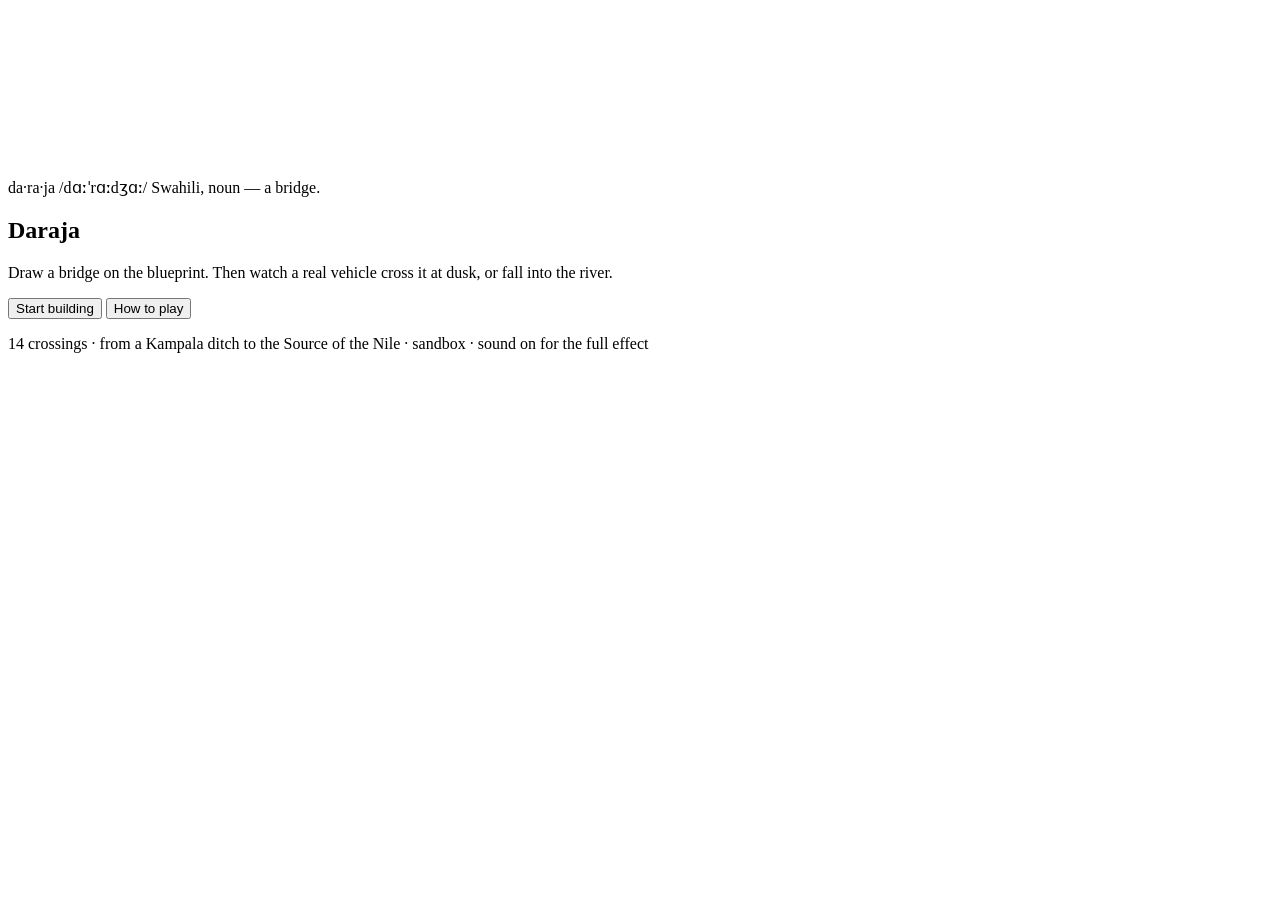
<file: src/shell.html>
<!doctype html>
<html lang="en">
<head>
<meta charset="utf-8">
<meta name="viewport" content="width=device-width, initial-scale=1, viewport-fit=cover">
<title>Daraja</title>
<meta name="description" content="Daraja: build bridges across Uganda's rivers and gorges, then send the traffic over.">
<link rel="preconnect" href="https://fonts.googleapis.com">
<link rel="preconnect" href="https://fonts.gstatic.com" crossorigin>
<link rel="stylesheet" href="https://fonts.googleapis.com/css2?family=Big+Shoulders+Display:wght@500;700;900&family=Barlow+Semi+Condensed:wght@400;500;600;700&family=IBM+Plex+Mono:wght@400;500;600&display=swap">
<style>
/*@STYLE*/
</style>
</head>
<body class="screen-title">
<canvas id="world" aria-label="Bridge building area"></canvas>

<!-- Title screen -->
<section id="title" class="overlay" aria-labelledby="title-word">
  <div class="title-inner">
    <p class="dict"><span class="dict-word">da·ra·ja</span> <span class="dict-ipa">/dɑːˈrɑːdʒɑː/</span> <span class="dict-pos">Swahili, noun</span> — a bridge.</p>
    <h1 id="title-word">Daraja</h1>
    <p class="tagline">Draw a bridge on the blueprint. Then watch a real vehicle cross it at dusk, or fall into the river.</p>
    <div class="title-actions">
      <button id="btn-continue" class="btn btn-primary" hidden>Continue</button>
      <button id="btn-start" class="btn btn-primary">Start building</button>
      <button id="btn-help-title" class="btn btn-ghost">How to play</button>
    </div>
  </div>
  <p class="title-foot">14 crossings · from a Kampala ditch to the Source of the Nile · sandbox · sound on for the full effect</p>
</section>

<!-- Level register -->
<section id="levels" class="overlay" aria-labelledby="levels-h" hidden>
  <header class="levels-head">
    <button id="btn-levels-back" class="btn btn-ghost btn-small" aria-label="Back to title">‹ Title</button>
    <div>
      <p class="eyebrow">Daraja Bridge Works · Drawing register</p>
      <h2 id="levels-h">Choose a crossing</h2>
    </div>
    <div class="levels-tools">
      <p class="levels-sum" id="levels-sum"></p>
      <button class="btn btn-ghost btn-small" id="btn-notes">Field notes <span id="notes-count"></span></button>
      <button class="btn btn-ghost btn-small" id="btn-badges">Badges <span id="badges-count"></span></button>
      <button class="btn btn-primary btn-small" id="btn-sandbox">Sandbox</button>
    </div>
  </header>
  <div id="level-grid" class="level-grid"></div>
</section>

<!-- In-game HUD -->
<header id="hud" hidden>
  <div class="hud-left panel">
    <button id="btn-back" class="icon-btn" aria-label="Back to the drawing register" title="Levels (Esc)">‹</button>
    <div class="tb">
      <div class="tb-cell tb-code"><span class="tb-k">DRG</span><span id="hud-code">DJ-01</span></div>
      <div class="tb-cell tb-name"><span class="tb-k" id="hud-place">Kampala</span><span id="hud-name">Nakivubo Channel</span></div>
      <div class="tb-cell tb-veh"><span class="tb-k">Design vehicle</span><span id="hud-veh">Saloon car 1.2 t</span></div>
    </div>
  </div>
  <div class="hud-mode" id="hud-mode">Blueprint</div>
  <div class="hud-right panel">
    <div class="budget">
      <div class="budget-row"><span class="tb-k">Cost</span><span id="hud-cost" class="num">UGX 0</span><span class="budget-of">of <span id="hud-budget" class="num">6.50M</span></span></div>
      <div class="budget-bar" aria-hidden="true"><i id="hud-bar"></i><b style="left:70%"></b><b style="left:85%"></b></div>
    </div>
    <div class="live-stats" id="live-stats">
      <div><span class="tb-k">Time</span><span id="hud-time" class="num">0.0 s</span></div>
      <div><span class="tb-k">Peak stress</span><span id="hud-peak" class="num">0%</span></div>
    </div>
    <button id="btn-mute" class="icon-btn" aria-label="Mute sound" title="Sound (M)">♪</button>
    <button id="btn-help" class="icon-btn" aria-label="How to play" title="Help (H)">?</button>
  </div>
</header>

<!-- Toolbars -->
<nav id="toolbar" class="panel" hidden>
  <div class="tb-group" id="tools-build">
    <div class="tools-mat" id="tools-mat"></div>
    <span class="sep"></span>
    <button class="tool tool-sm" id="tool-move" data-tool="move" aria-pressed="false"><span class="tool-name">Move</span><span class="k">G · joints</span></button>
    <button class="tool tool-sm" id="tool-erase" data-tool="erase" aria-pressed="false"><span class="tool-name">Erase</span><span class="k">E · right-click</span></button>
    <button class="tool tool-sm" id="btn-mirror" aria-pressed="false"><span class="tool-name">Mirror</span><span class="k">X · draw both sides</span></button>
    <span class="sep"></span>
    <button class="tool tool-sm" id="btn-undo"><span class="tool-name">Undo</span><span class="k">Ctrl Z</span></button>
    <button class="tool tool-sm" id="btn-redo"><span class="tool-name">Redo</span><span class="k">Ctrl Y</span></button>
    <button class="tool tool-sm" id="btn-clear"><span class="tool-name">Clear</span><span class="k">all</span></button>
    <span class="sep"></span>
    <button class="tool tool-sm tool-hint" id="btn-hint"><span class="tool-name">Hint</span><span class="k">H · tip, sketch, solution</span></button>
    <span class="sep"></span>
    <button class="btn btn-go" id="btn-test"><span>Test</span><small>Space</small></button>
  </div>
  <div class="tb-group" id="tools-live" hidden>
    <button class="btn btn-go btn-stop" id="btn-stop"><span>Edit</span><small>Space</small></button>
    <button class="tool tool-sm" id="btn-slow" aria-pressed="false"><span class="tool-name">Slow motion</span><span class="k">S</span></button>
    <button class="tool tool-sm" id="btn-forces" aria-pressed="false"><span class="tool-name">Forces</span><span class="k">F</span></button>
    <button class="tool tool-sm" id="btn-restart"><span class="tool-name">Replay</span><span class="k">R</span></button>
    <div class="legend" id="legend" aria-hidden="true">
      <span class="lg-heat"><i></i><em>0%</em><em>stress</em><em>100%</em></span>
      <span class="lg-force"><i class="t"></i><em>tension</em><i class="c"></i><em>compression</em></span>
    </div>
  </div>
</nav>

<!-- Result card -->
<section id="result" class="overlay-card" hidden aria-live="polite">
  <div class="sheet">
    <p class="eyebrow" id="res-eyebrow">DJ-01 · Test report</p>
    <h3 id="res-title">Crossed.</h3>
    <p class="res-line" id="res-line"></p>
    <div class="res-row"><div class="stars" id="res-stars" aria-label="Stars"></div><div class="stamp" id="res-stamp">Approved</div></div>
    <div class="res-notes" id="res-notes" hidden><p class="eyebrow">Site engineer's notes</p><ul id="res-notes-list"></ul></div>
    <dl class="res-stats" id="res-stats"></dl>
    <div class="res-share" id="res-share">
      <button class="linkish" id="res-postcard">Save a postcard</button>
      <button class="linkish" id="res-link">Copy a challenge link</button>
    </div>
    <div class="res-actions">
      <button class="btn btn-ink-ghost" id="res-solve" hidden>See solutions</button>
      <button class="btn btn-ink-ghost" id="res-edit">Refine design</button>
      <button class="btn btn-ink" id="res-next">Next crossing ›</button>
    </div>
  </div>
</section>

<!-- Engineer's solutions -->
<section id="solutions" class="overlay-card" hidden role="dialog" aria-modal="true" aria-labelledby="sol-h">
  <div class="sheet sheet-sol">
    <p class="eyebrow" id="sol-eyebrow">DJ-01 · Engineer's solutions</p>
    <h3 id="sol-h">Solutions</h3>
    <p class="res-line sol-intro">Found by searching thousands of bridges with the game's own physics. Load one into your drawing, test it, then try to beat it. Ctrl+Z brings your own design back.</p>
    <div class="sol-grid" id="sol-grid"></div>
    <div class="res-actions"><button class="btn btn-ink-ghost" id="sol-close">Keep trying myself</button></div>
  </div>
</section>

<!-- Hints -->
<section id="hint" class="overlay-card" hidden role="dialog" aria-modal="true" aria-labelledby="hint-h">
  <div class="sheet sheet-hint">
    <p class="eyebrow" id="hint-eyebrow">AP-01 · Hints</p>
    <h3 id="hint-h">Need a hand?</h3>
    <ol class="hint-steps">
      <li><b>Tip</b><p id="hint-tip"></p></li>
      <li><b>Engineer's sketch</b><p>Faint lines of a working bridge appear on your drawing. Trace over them in your own materials.</p><button class="btn btn-ink-ghost btn-small" id="hint-sketch">Show the sketch</button></li>
      <li><b>Full solution</b><p>Load a finished design and see how it was done.</p><button class="btn btn-ink-ghost btn-small" id="hint-solve">See solutions</button></li>
    </ol>
    <div class="res-actions"><button class="btn btn-ink" id="hint-close">Back to the drawing</button></div>
  </div>
</section>

<!-- Field notes -->
<section id="notes" class="overlay-card" hidden role="dialog" aria-modal="true" aria-labelledby="notes-h">
  <div class="sheet sheet-wide">
    <p class="eyebrow">Daraja Bridge Works · Engineering handbook</p>
    <h3 id="notes-h">Field notes</h3>
    <div class="notes-grid" id="notes-grid"></div>
    <div class="res-actions"><button class="btn btn-ink" id="notes-close">Close</button></div>
  </div>
</section>

<!-- Badges -->
<section id="badges" class="overlay-card" hidden role="dialog" aria-modal="true" aria-labelledby="badges-h">
  <div class="sheet sheet-wide">
    <p class="eyebrow">Daraja Bridge Works · Commendations</p>
    <h3 id="badges-h">Badges</h3>
    <div class="badge-grid" id="badge-grid"></div>
    <div class="res-actions"><button class="btn btn-ink" id="badges-close">Close</button></div>
  </div>
</section>

<!-- Sandbox -->
<section id="sandbox" class="overlay-card" hidden role="dialog" aria-modal="true" aria-labelledby="sandbox-h">
  <div class="sheet sheet-sandbox">
    <p class="eyebrow">Daraja Bridge Works · Your own site</p>
    <h3 id="sandbox-h">Sandbox</h3>
    <p class="res-line">No budget, no rules. Set up any gorge and build whatever you like.</p>
    <form id="sb-form" class="sb-form">
      <label for="sb-gap">Span <output id="sb-gap-out">20 m</output></label>
      <input type="range" id="sb-gap" min="6" max="60" step="1" value="20">
      <label for="sb-hr">Far bank height <output id="sb-hr-out">0 m</output></label>
      <input type="range" id="sb-hr" min="-3" max="4" step="0.5" value="0">
      <label for="sb-piers">River piers <output id="sb-piers-out">0</output></label>
      <input type="range" id="sb-piers" min="0" max="3" step="1" value="0">
      <label for="sb-towers" class="sb-check"><input type="checkbox" id="sb-towers"> Rock towers for cables</label>
      <label for="sb-vehicle">Vehicle</label>
      <select id="sb-vehicle">
        <option value="boda">Boda boda · 0.26 t</option>
        <option value="car">Saloon car · 1.2 t</option>
        <option value="van">Delivery van · 2.4 t</option>
        <option value="matatu" selected>Matatu · 3.2 t</option>
        <option value="truck">Murram tipper · 6 t</option>
      </select>
      <label for="sb-mood">Time of day</label>
      <select id="sb-mood">
        <option value="dawn">Dawn</option>
        <option value="noon">Noon</option>
        <option value="dusk" selected>Dusk</option>
        <option value="night">Night</option>
      </select>
    </form>
    <div class="res-actions"><button class="btn btn-ink-ghost" id="sb-close">Cancel</button><button class="btn btn-ink" id="sb-go">Start building</button></div>
  </div>
</section>

<!-- Help -->
<section id="help" class="overlay-card" hidden role="dialog" aria-modal="true" aria-labelledby="help-h">
  <div class="sheet sheet-help">
    <p class="eyebrow">Site induction</p>
    <h3 id="help-h">How to build a bridge</h3>
    <ol class="help-steps">
      <li><b>Drag from an anchor</b> (the amber pins on the banks) or from any joint to draw a member. Members snap to a 0.5 m grid.</li>
      <li><b>Lay a road deck</b> from bank to bank. Only road carries wheels.</li>
      <li><b>Brace it with triangles.</b> A deck on its own sags and snaps.</li>
      <li><b>Test it.</b> The vehicle drives across. Members glow hot as they near failure, then break.</li>
    </ol>
    <div class="help-mats" id="help-mats"></div>
    <p class="help-note">Engineering truths in the game: long members in compression buckle (capacity falls with 1/L²). Cables only pull. Forces view shows tension in red and compression in blue.</p>
    <div class="help-keys">
      <span><kbd>1</kbd>–<kbd>4</kbd> material</span><span><kbd>G</kbd> move joints</span><span><kbd>E</kbd> erase</span><span><kbd>X</kbd> mirror</span><span><kbd>Ctrl</kbd>+<kbd>Z</kbd> undo</span>
      <span><kbd>H</kbd> hint</span><span><kbd>Space</kbd> test / edit</span><span><kbd>S</kbd> slow-mo</span><span><kbd>F</kbd> forces</span><span><kbd>M</kbd> sound</span><span><kbd>?</kbd> this page</span>
    </div>
    <div class="res-actions"><button class="btn btn-ink" id="help-close">Got it</button></div>
  </div>
</section>

<div id="toast" role="status" aria-live="polite"></div>

<script>
/*@ENGINE*/
</script>
<script>
/*@LEVELS*/
</script>
<script>
/*@SOLUTIONS*/
</script>
<script>
/*@GAME*/
</script>
</body>
</html>
</file>
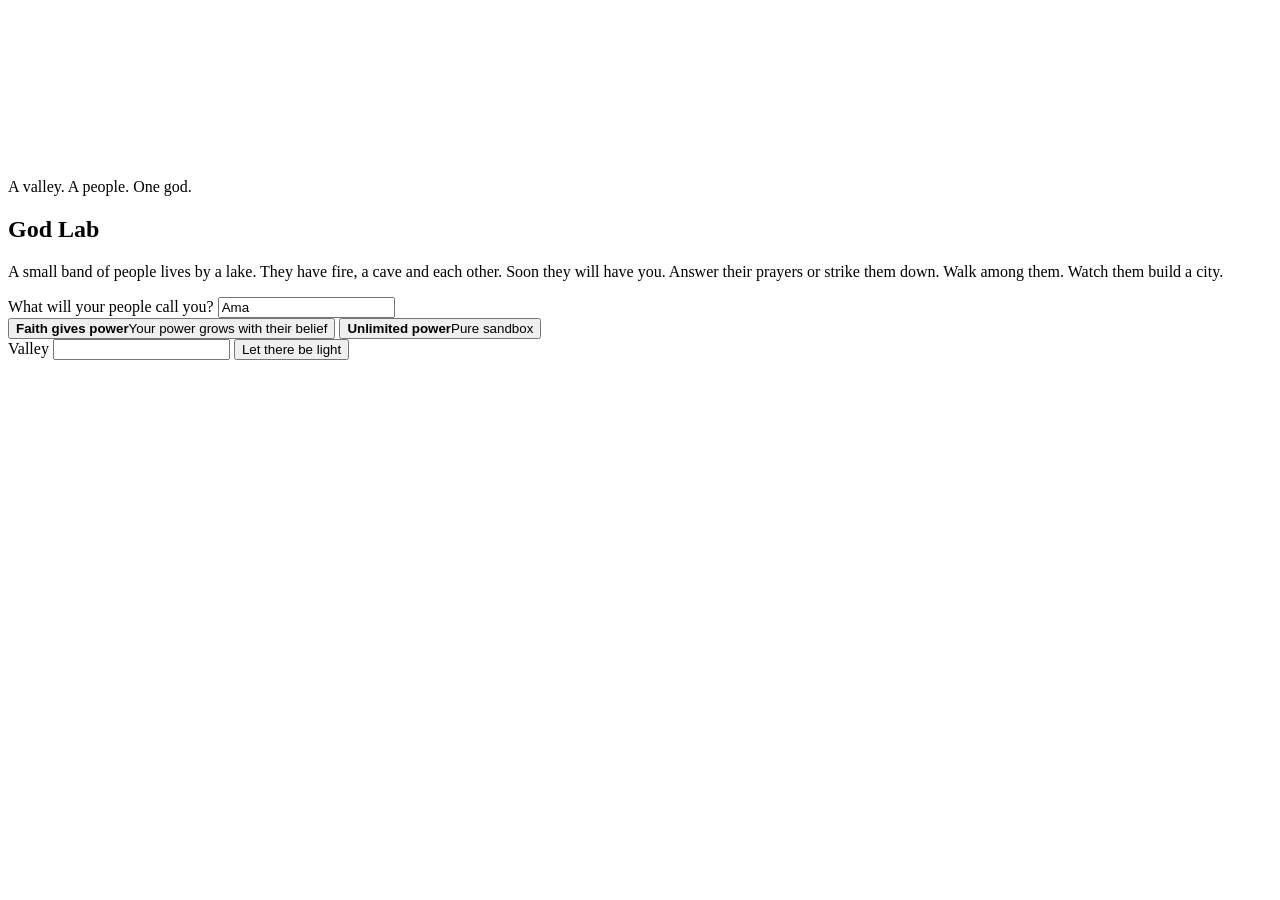
<file: god-lab/src/shell.html>
<!doctype html>
<html lang="en">
<head>
<meta charset="utf-8">
<meta name="viewport" content="width=device-width, initial-scale=1, viewport-fit=cover">
<title>God Lab</title>
<meta name="description" content="God Lab: a valley, a people, and you, their god. Answer their prayers or strike them down, and watch them grow from a cave to a city.">
<link rel="preconnect" href="https://fonts.googleapis.com">
<link rel="preconnect" href="https://fonts.gstatic.com" crossorigin>
<link rel="stylesheet" href="https://fonts.googleapis.com/css2?family=Cinzel:wght@500;700;900&family=Figtree:wght@400;500;600;700;800&display=swap">
<style>
/*@STYLE*/
</style>
</head>
<body class="on-title">
<canvas id="view" aria-label="Your valley"></canvas>
<div id="flash"></div>
<div id="bubbles" aria-hidden="true"></div>
<div id="hover-label" hidden></div>

<!-- Title -->
<section id="title" aria-labelledby="title-h">
  <div class="title-card">
    <p class="kicker">A valley. A people. One god.</p>
    <h1 id="title-h">God Lab</h1>
    <p class="lede">A small band of people lives by a lake. They have fire, a cave and each other. Soon they will have you. Answer their prayers or strike them down. Walk among them. Watch them build a city.</p>
    <label class="field"><span>What will your people call you?</span>
      <input id="god-name" type="text" maxlength="14" value="Ama" autocomplete="off" spellcheck="false">
    </label>
    <div class="chips" id="name-chips"></div>
    <div class="opt-row" role="radiogroup" aria-label="Divine power">
      <button class="opt" data-v="faith" aria-pressed="true"><b>Faith gives power</b><span>Your power grows with their belief</span></button>
      <button class="opt" data-v="unlimited" aria-pressed="false"><b>Unlimited power</b><span>Pure sandbox</span></button>
    </div>
    <div class="title-row">
      <label class="seed">Valley <input id="seed" type="text" inputmode="numeric" maxlength="9"></label>
      <button class="btn btn-gold" id="btn-create">Let there be light</button>
    </div>
  </div>
</section>

<!-- HUD -->
<header id="hud" hidden>
  <div class="glass village-card">
    <div class="vc-top"><span id="v-name" class="v-name">Village</span><span id="v-age" class="age-badge">Stone Age</span></div>
    <div class="vc-meta"><span id="v-year">Year 1</span><span id="v-season">Spring</span><span id="v-time">Morning</span></div>
    <div class="age-bar" title=""><i id="v-agebar"></i></div>
    <div class="vc-next" id="v-next"></div>
    <div class="res">
      <span title="People"><em>👥</em><b id="r-pop">0</b></span>
      <span title="Food"><em>🍖</em><b id="r-food">0</b></span>
      <span title="Wood"><em>🪵</em><b id="r-wood">0</b></span>
      <span title="Stone"><em>🪨</em><b id="r-stone">0</b></span>
      <span title="Metal"><em>⚙️</em><b id="r-metal">0</b></span>
    </div>
  </div>
  <div class="glass time-card" role="group" aria-label="Time">
    <button class="tbtn" data-speed="0" title="Pause (Space)">❚❚</button>
    <button class="tbtn" data-speed="1" title="Real time (1)">1×</button>
    <button class="tbtn" data-speed="4" title="Fast (2)">4×</button>
    <button class="tbtn" data-speed="16" title="Seasons fly (3)">16×</button>
    <button class="tbtn" data-speed="64" title="Years fly (4)">64×</button>
    <button class="tbtn" data-speed="200" title="Ages fly (5)">200×</button>
  </div>
  <div class="glass god-card">
    <div class="gc-name"><span id="g-name">Ama</span> <span id="g-title" class="g-title">the Unknown</span></div>
    <div class="meter"><span>Love</span><div class="mbar"><i id="g-love"></i></div></div>
    <div class="meter"><span>Fear</span><div class="mbar fear"><i id="g-fear"></i></div></div>
    <div class="meter"><span>Faith</span><div class="mbar faith"><i id="g-faith"></i></div></div>
    <div class="meter power"><span>Power</span><div class="mbar mana"><i id="g-mana"></i></div><b id="g-mana-n">0</b></div>
    <div class="gc-btns"><button class="tbtn" id="btn-sound" title="Sound (M)">🔊</button><button class="tbtn" id="btn-help" title="How to play (H)">?</button><button class="tbtn" id="btn-panel" title="Chronicle (C)">📜</button></div>
  </div>
</header>

<!-- Prayers -->
<aside id="prayers" class="glass" hidden>
  <h2>Prayers <span id="pr-count"></span></h2>
  <div id="pr-list"></div>
  <p class="pr-empty" id="pr-empty">No one is praying right now.</p>
</aside>

<!-- Powers -->
<nav id="dock" hidden aria-label="Powers">
  <div class="dock-tabs" id="dock-tabs"></div>
  <div class="dock-powers glass" id="dock-powers"></div>
</nav>
<div id="power-hint" class="glass" hidden><b id="ph-name"></b><span id="ph-text"></span><kbd>Esc</kbd></div>
<div id="subpick" class="glass" hidden></div>

<!-- Side panel: inspector / chronicle -->
<aside id="side" class="glass" hidden>
  <div class="side-tabs" role="tablist">
    <button data-tab="inspect" aria-selected="true">Look</button>
    <button data-tab="chron" aria-selected="false">Chronicle</button>
    <button data-tab="people" aria-selected="false">People</button>
    <button data-tab="ages" aria-selected="false">Ages</button>
  </div>
  <div class="side-body" id="tab-inspect"></div>
  <div class="side-body" id="tab-chron" hidden></div>
  <div class="side-body" id="tab-people" hidden></div>
  <div class="side-body" id="tab-ages" hidden></div>
  <button class="side-close tbtn" id="side-close" aria-label="Close">×</button>
</aside>

<div id="ticker" aria-live="polite"></div>
<div id="banner" hidden><small id="banner-k"></small><b id="banner-t"></b><span id="banner-s"></span></div>

<!-- Onboarding -->
<div id="guide" class="glass" hidden><div id="guide-text"></div><div class="guide-foot"><span id="guide-step"></span><button class="btn btn-small" id="guide-next">Next</button></div></div>

<!-- Incarnation -->
<section id="incarn" class="glass" hidden>
  <div class="inc-top"><div><b id="inc-name">You</b><span id="inc-sub"></span></div><button class="btn btn-small" id="btn-ascend">Ascend <kbd>Q</kbd></button></div>
  <div class="bars"><label>Health<i><em id="inc-health"></em></i></label><label>Hunger<i><em id="inc-hunger"></em></i></label></div>
  <p id="inc-msg" class="inc-msg"></p>
  <p class="inc-keys"><kbd>W A S D</kbd> walk · <kbd>Shift</kbd> run · <kbd>E</kbd> talk, chop, gather, fight · <kbd>F</kbd> preach · <kbd>Q</kbd> return to the sky</p>
</section>

<!-- Modals -->
<section id="modal" class="modal" hidden role="dialog" aria-modal="true">
  <div class="sheet glass"><h2 id="modal-h"></h2><div id="modal-body"></div><div class="sheet-foot" id="modal-foot"></div></div>
</section>

<section id="help" class="modal" hidden role="dialog" aria-modal="true" aria-labelledby="help-h">
  <div class="sheet glass wide">
    <div class="sheet-head"><h2 id="help-h">How to be a god</h2><button class="tbtn" id="help-close" aria-label="Close">×</button></div>
    <div class="help-grid">
      <div><h3>Your people</h3><p>Every person has a name, a family, a job and a memory. They gather food, build homes, marry, have children and grow old. Click anyone to meet them.</p></div>
      <div><h3>They pray to you</h3><p>When they are hungry, sick, scared or grieving, they pray. Their prayers appear on the left. Answer them and they love you. Ignore them and they doubt you.</p></div>
      <div><h3>Loved or feared</h3><p>Every miracle and every disaster is remembered. A loving god gets festivals and white temples. A feared god gets offerings, obedience and black cathedrals.</p></div>
      <div><h3>From caves to a city</h3><p>Speed up time (top) and watch them discover farming, bronze, iron, castles, factories and finally skyscrapers. Some day they may reach the stars.</p></div>
      <div><h3>Powers</h3><p>Nature, Wrath, Grace and Hand. Rain, lightning, meteors, tornadoes, plagues, healing, blessings, raising the dead. Pick one at the bottom, then click the world.</p></div>
      <div><h3>Walk among them</h3><p>Choose a person and press <b>Become human</b>. Walk with W A S D, talk, chop, fight and preach. When your body dies, you return to the sky.</p></div>
    </div>
    <p class="keys"><kbd>Drag</kbd> move · <kbd>Right-drag</kbd> or <kbd>Q</kbd>/<kbd>E</kbd> turn · <kbd>Wheel</kbd> zoom · <kbd>Space</kbd> pause · <kbd>1</kbd>–<kbd>5</kbd> speed · <kbd>Esc</kbd> cancel · <kbd>C</kbd> chronicle · <kbd>M</kbd> sound</p>
  </div>
</section>

<div id="toast" role="status" aria-live="polite"></div>

<script>
/*@THREE*/
</script>
<script>
/*@SIM*/
</script>
<script>
/*@RENDER*/
</script>
<script>
/*@UI*/
</script>
</body>
</html>
</file>
